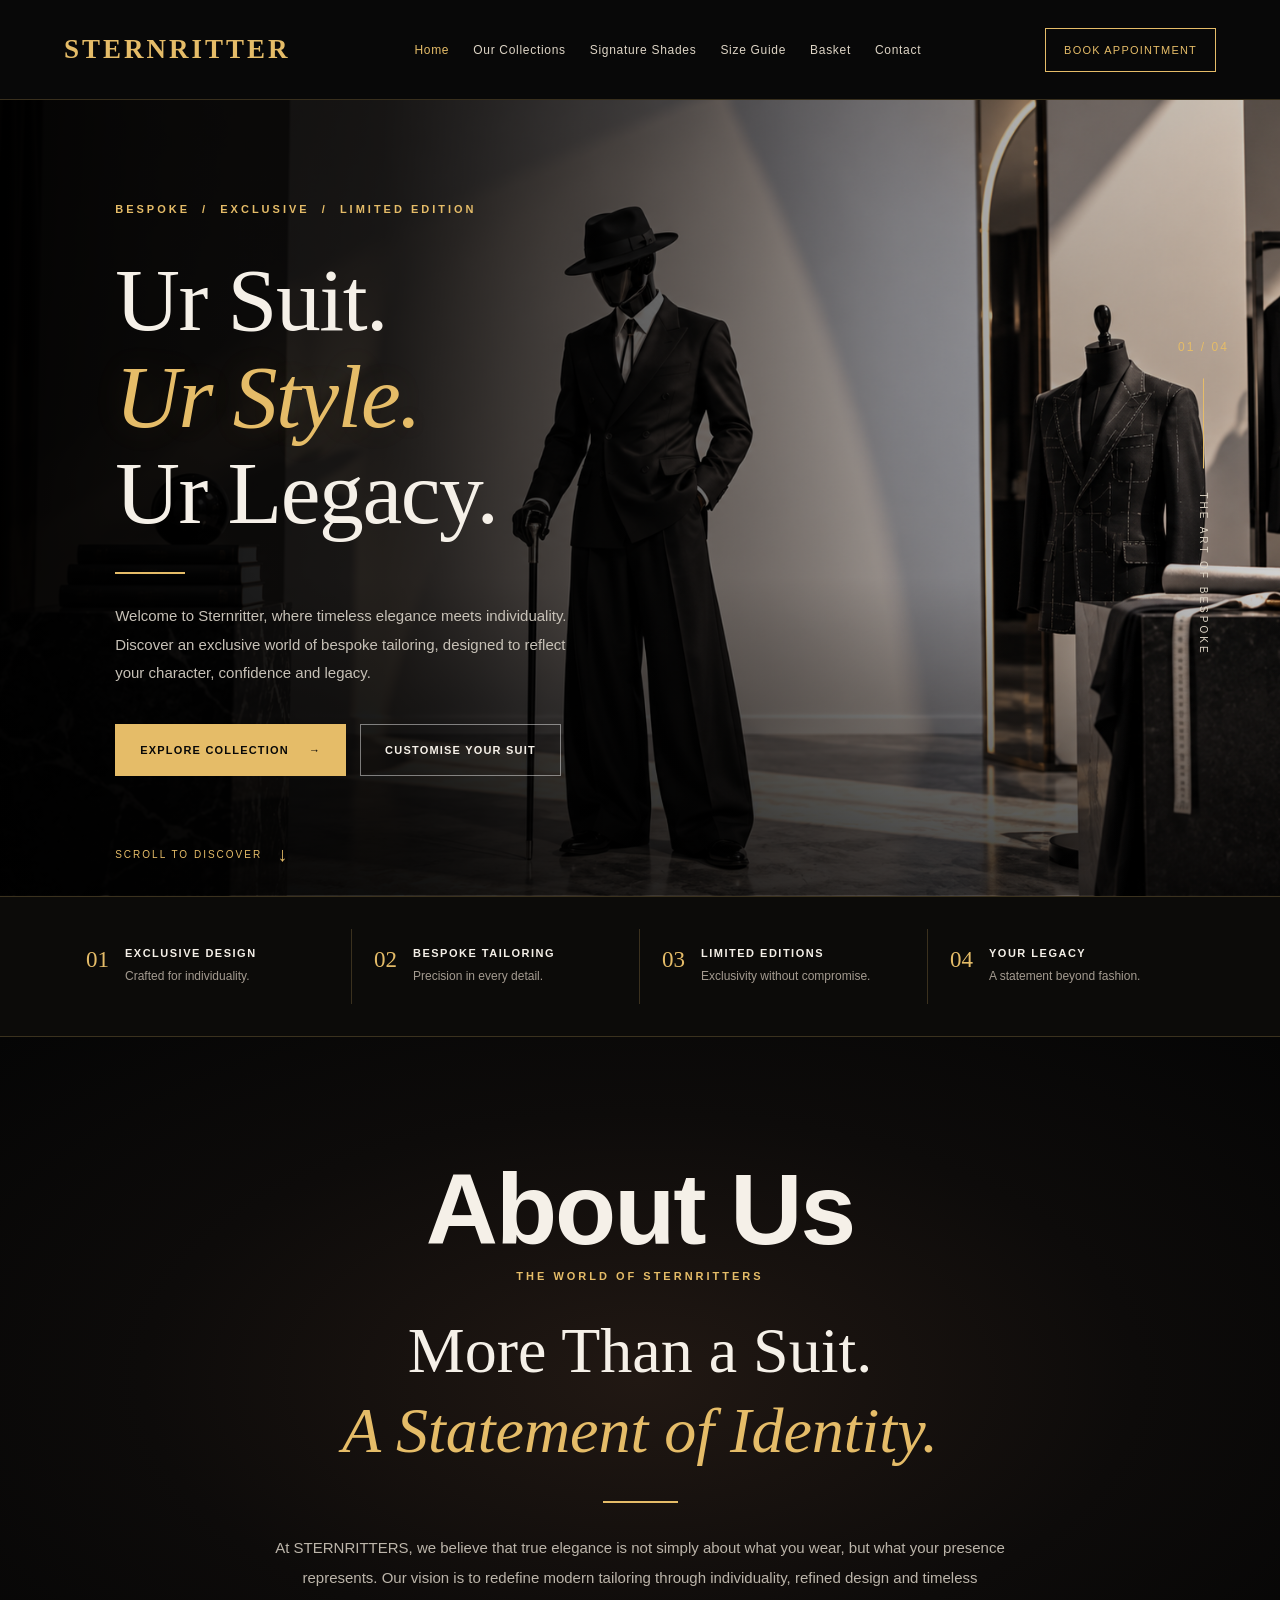
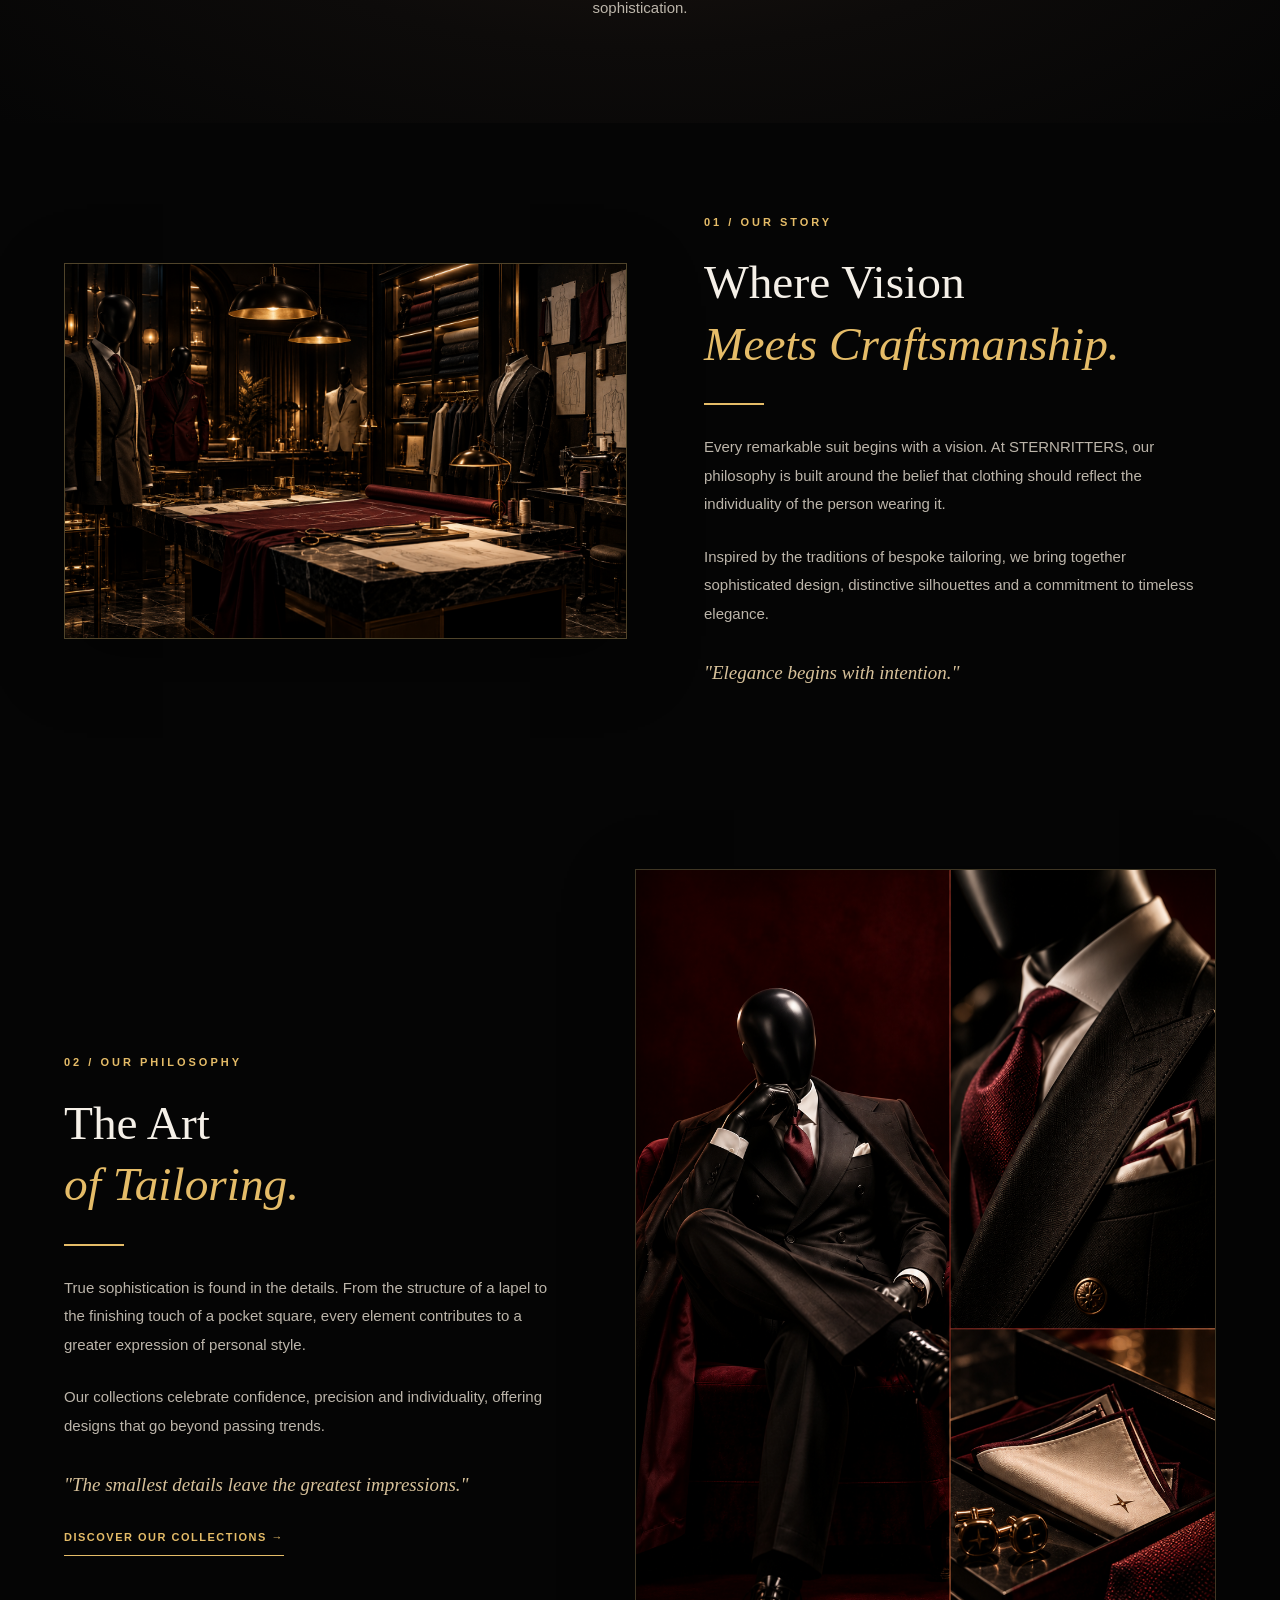
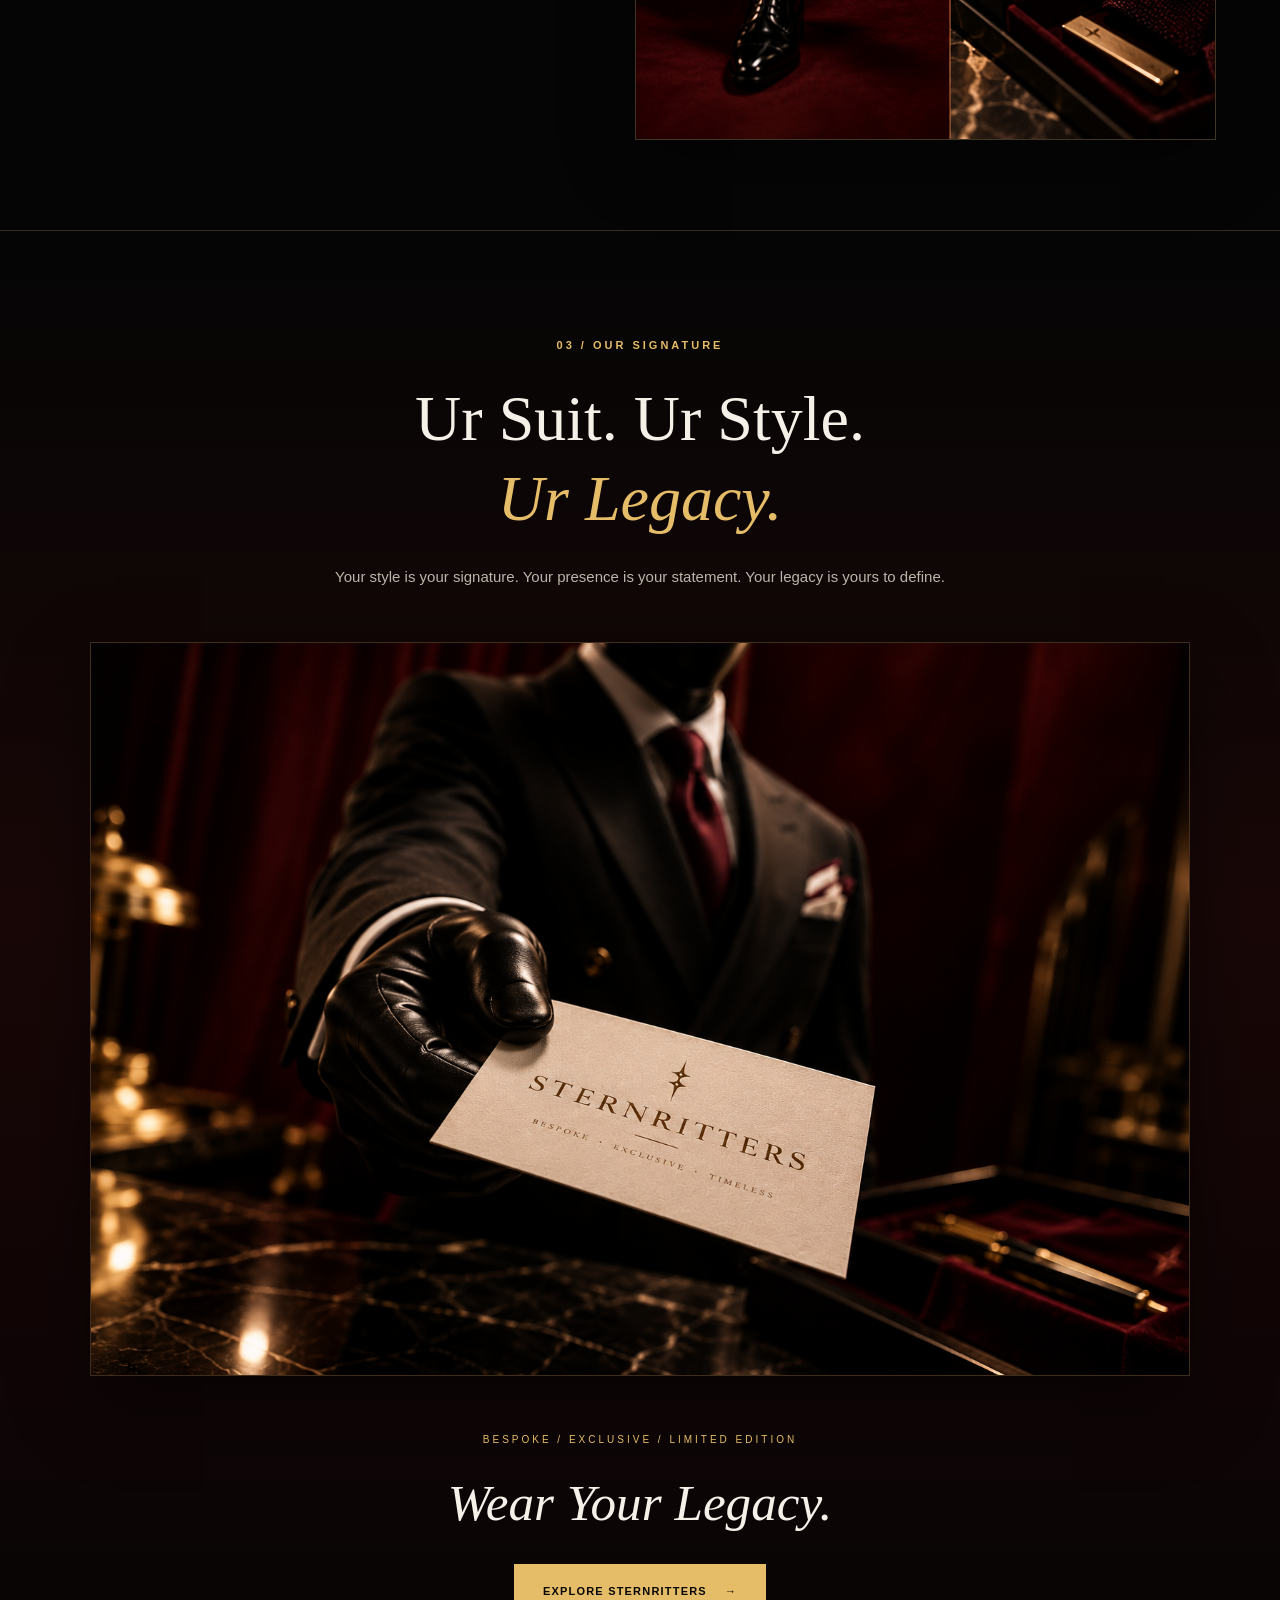
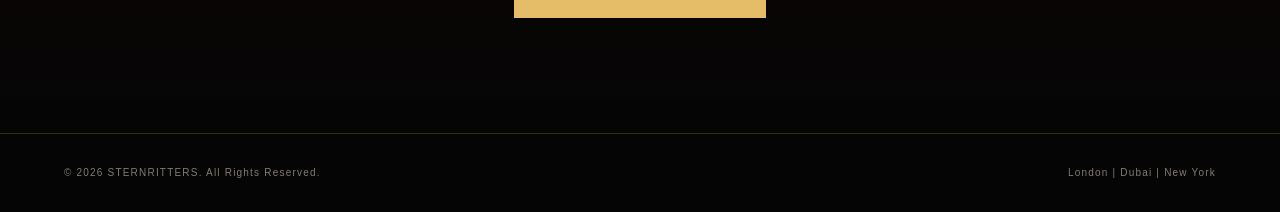
<file: index.html>
<!DOCTYPE html>
<html lang="en">
<head>
  <meta charset="UTF-8">
  <meta name="viewport" content="width=device-width, initial-scale=1.0">
  <title>STERNRITTER | Home</title>
  <link rel="stylesheet" href="style1.css">
</head>

<body class="home-page">

  <!-- HEADER -->
  <header class="site-header">

    <a href="index.html" class="logo">STERNRITTER</a>

    <nav class="main-nav" aria-label="Main navigation">
      <a href="index.html" class="active">Home</a>
      <a href="Suits_Collection.html">Our Collections</a>
      <a href="Colours.html">Signature Shades</a>
      <a href="Size_Ur_Suit.html">Size Guide</a>
      <a href="Basket.html">Basket</a>
      <a href="contact.html">Contact</a>
    </nav>

    <div class="header-actions">
      <a href="Contact.html" class="appointment-btn">
        BOOK APPOINTMENT
      </a>

    
    </div>

  </header>

  <main>

    <!-- ORIGINAL HERO -->
    <section class="hero">

      <div class="hero-content">

        <p class="hero-subtext">
          BESPOKE &nbsp;/&nbsp; EXCLUSIVE &nbsp;/&nbsp; LIMITED EDITION
        </p>

        <h1>
          Ur Suit.<br>
          <span>Ur Style.</span><br>
          Ur Legacy.
        </h1>

        <div class="gold-line"></div>

        <p class="hero-description">
          Welcome to Sternritter, where timeless elegance
          meets individuality. Discover an exclusive world
          of bespoke tailoring, designed to reflect your
          character, confidence and legacy.
        </p>

        <div class="hero-buttons">

          <a href="Suits_Collection.html" class="btn-primary">
            EXPLORE COLLECTION
            <span>&#8594;</span>
          </a>

          <a href="Colours.html" class="btn-secondary">
            CUSTOMISE YOUR SUIT
          </a>

        </div>

      </div>

      <div class="hero-side">
        <span>01 / 04</span>
        <div class="vertical-line"></div>
        <p>THE ART OF BESPOKE</p>
      </div>

      <div class="hero-bottom">
        <span>SCROLL TO DISCOVER</span>
        <span>&#8595;</span>
      </div>

    </section>


    <!-- ORIGINAL FEATURES -->
    <section class="features">

      <div class="feature">
        <h3>01</h3>
        <div>
          <h2>EXCLUSIVE DESIGN</h2>
          <p>Crafted for individuality.</p>
        </div>
      </div>

      <div class="feature">
        <h3>02</h3>
        <div>
          <h2>BESPOKE TAILORING</h2>
          <p>Precision in every detail.</p>
        </div>
      </div>

      <div class="feature">
        <h3>03</h3>
        <div>
          <h2>LIMITED EDITIONS</h2>
          <p>Exclusivity without compromise.</p>
        </div>
      </div>

      <div class="feature">
        <h3>04</h3>
        <div>
          <h2>YOUR LEGACY</h2>
          <p>A statement beyond fashion.</p>
        </div>
      </div>

    </section>


    <!-- ABOUT US INTRODUCTION -->
    <section class="about-intro" id="about">

      <p class="about-eyebrow1">About Us</p>
      <p class="about-eyebrow">THE WORLD OF STERNRITTERS</p>

      <h2>
        More Than a Suit.<br>
        <span>A Statement of Identity.</span>
      </h2>

      <div class="about-gold-line"></div>

      <p>
        At STERNRITTERS, we believe that true elegance
        is not simply about what you wear, but what
        your presence represents.

        Our vision is to redefine modern tailoring
        through individuality, refined design and
        timeless sophistication.
      </p>

    </section>


    <!-- SECTION 1: WORKSHOP -->
    <section class="about-section">

      <div class="about-image about-image-wide">
        <img
          src="images/Workshop.png"
          alt="STERNRITTERS luxury tailoring atelier"
          loading="lazy">
      </div>

      <div class="about-content">

        <p class="about-eyebrow">01 / OUR STORY</p>

        <h2>
          Where Vision<br>
          <span>Meets Craftsmanship.</span>
        </h2>

        <div class="about-small-line"></div>

        <p>
          Every remarkable suit begins with a vision.
          At STERNRITTERS, our philosophy is built
          around the belief that clothing should
          reflect the individuality of the person
          wearing it.
        </p>

        <p>
          Inspired by the traditions of bespoke
          tailoring, we bring together sophisticated
          design, distinctive silhouettes and a
          commitment to timeless elegance.
        </p>

        <p class="about-quote">
          "Elegance begins with intention."
        </p>

      </div>

    </section>


    <!-- SECTION 2: ART OF TAILORING -->
    <section class="about-section about-reverse">

      <div class="about-image about-image-portrait">
        <img
          src="images/The Art of Tailoring.png"
          alt="STERNRITTERS suit and luxury tailoring accessories"
          loading="lazy">
      </div>

      <div class="about-content">

        <p class="about-eyebrow">02 / OUR PHILOSOPHY</p>

        <h2>
          The Art<br>
          <span>of Tailoring.</span>
        </h2>

        <div class="about-small-line"></div>

        <p>
          True sophistication is found in the
          details. From the structure of a lapel
          to the finishing touch of a pocket square,
          every element contributes to a greater
          expression of personal style.
        </p>

        <p>
          Our collections celebrate confidence,
          precision and individuality, offering
          designs that go beyond passing trends.
        </p>

        <p class="about-quote">
          "The smallest details leave the
          greatest impressions."
        </p>

        <a href="Suits_Collection.html" class="about-link">
          DISCOVER OUR COLLECTIONS &#8594;
        </a>

      </div>

    </section>


    <!-- SECTION 3: CARD PRESENTATION -->
    <section class="signature-section">

      <div class="signature-heading">

        <p class="about-eyebrow">03 / OUR SIGNATURE</p>

        <h2>
          Ur Suit. Ur Style.<br>
          <span>Ur Legacy.</span>
        </h2>

        <p>
          Your style is your signature.
          Your presence is your statement.
          Your legacy is yours to define.
        </p>

      </div>

      <div class="signature-image">
        <img
          src="images/Card Presentation.png"
          alt="STERNRITTERS signature card presented by a gloved hand"
          loading="lazy">
      </div>

      <div class="signature-ending">

        <p class="signature-small">
          BESPOKE / EXCLUSIVE / LIMITED EDITION
        </p>

        <h3>Wear Your Legacy.</h3>

        <a href="Suits_Collection.html" class="signature-button">
          EXPLORE STERNRITTERS
          <span>&#8594;</span>
        </a>

      </div>

    </section>

  </main>


  <!-- Footer -->
  <footer class="site-footer">
    <p>© 2026 STERNRITTERS. All Rights Reserved.</p>
    <p>London | Dubai | New York</p>
  </footer>

</body>
</html>

</body>
</html>
</file>
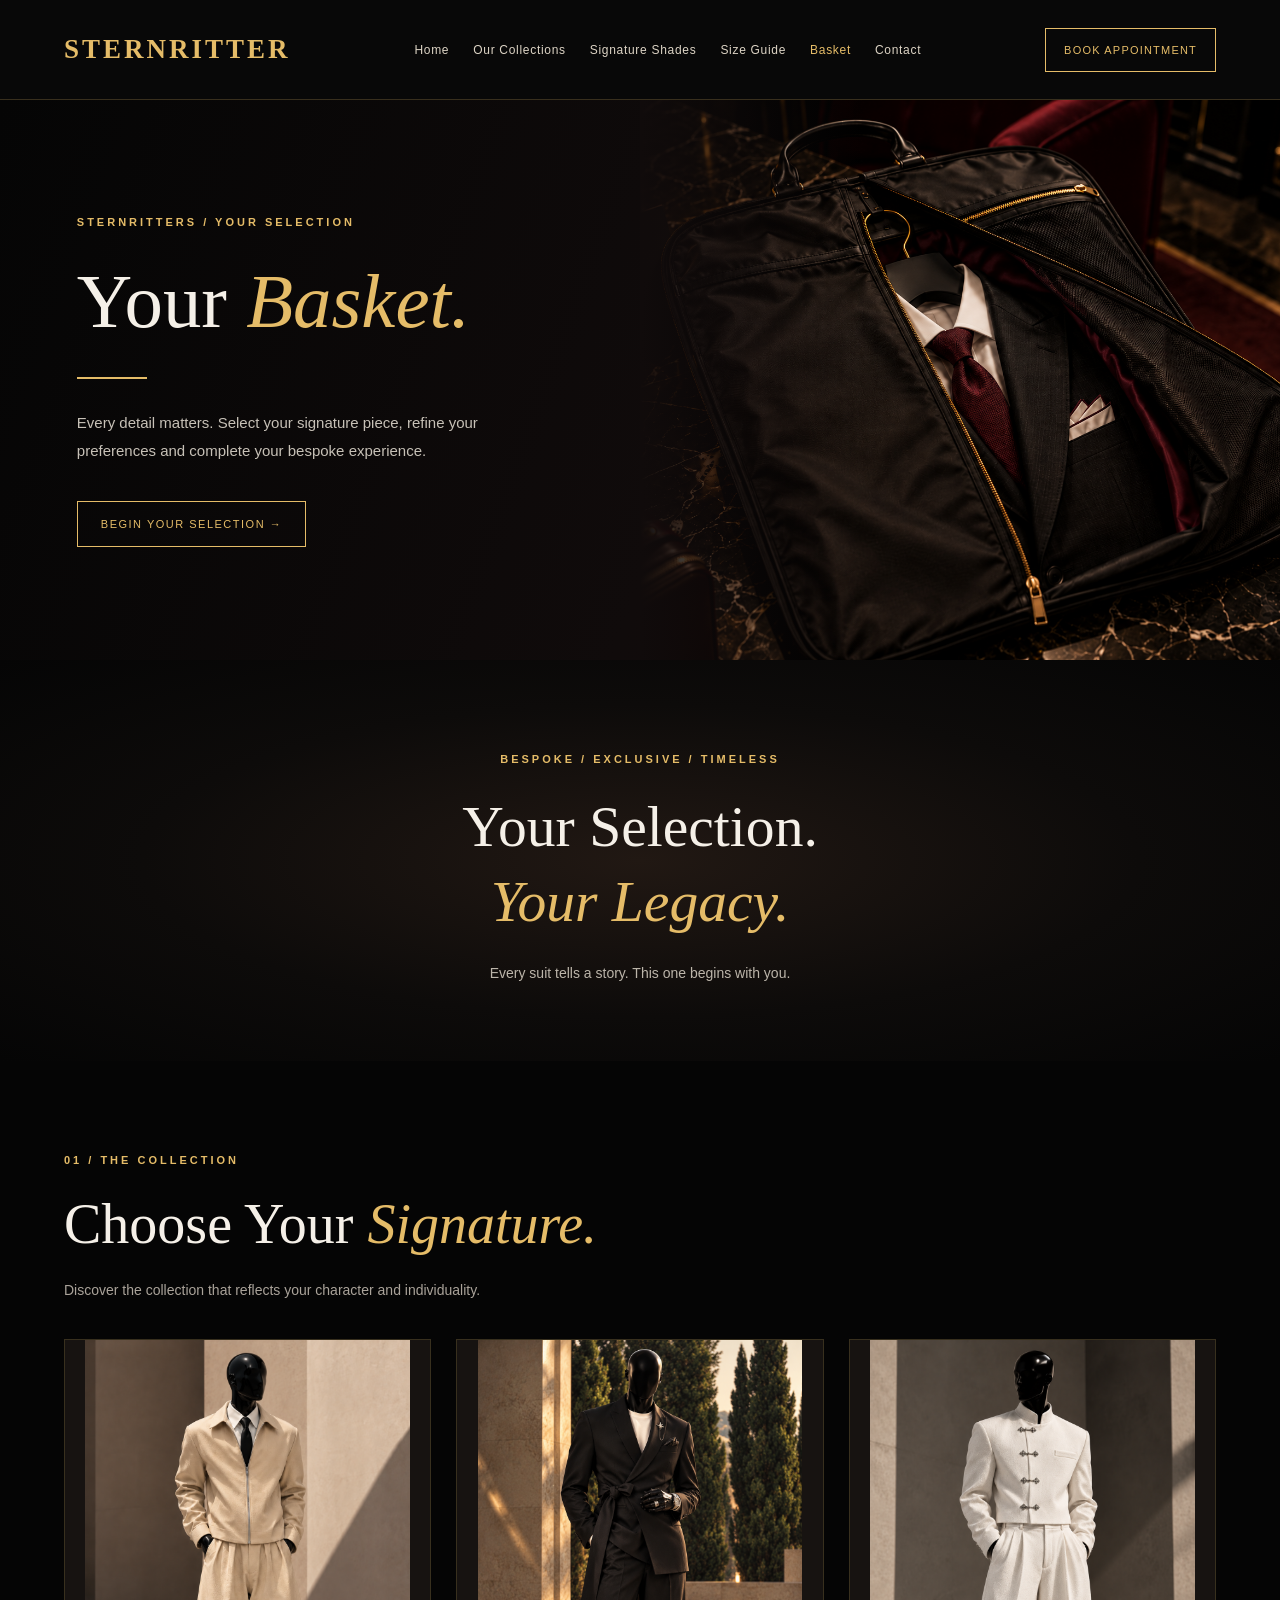
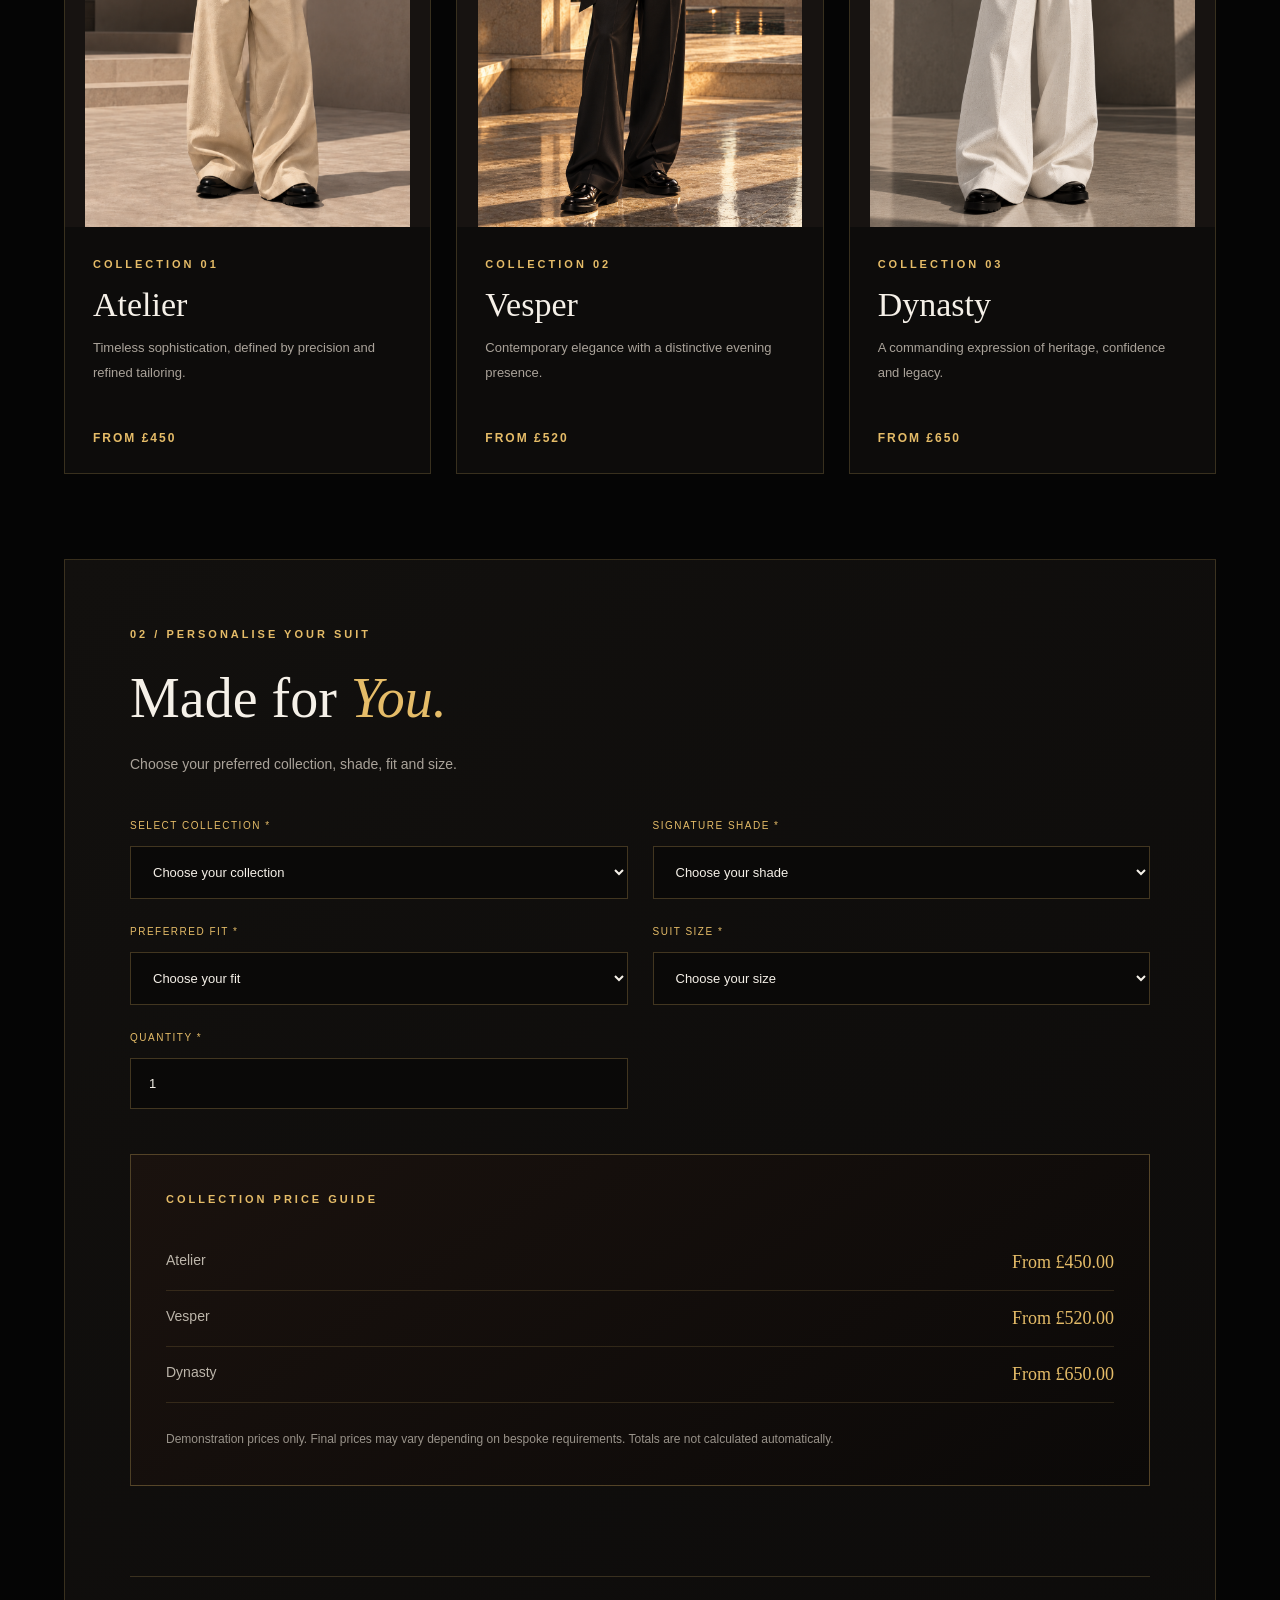
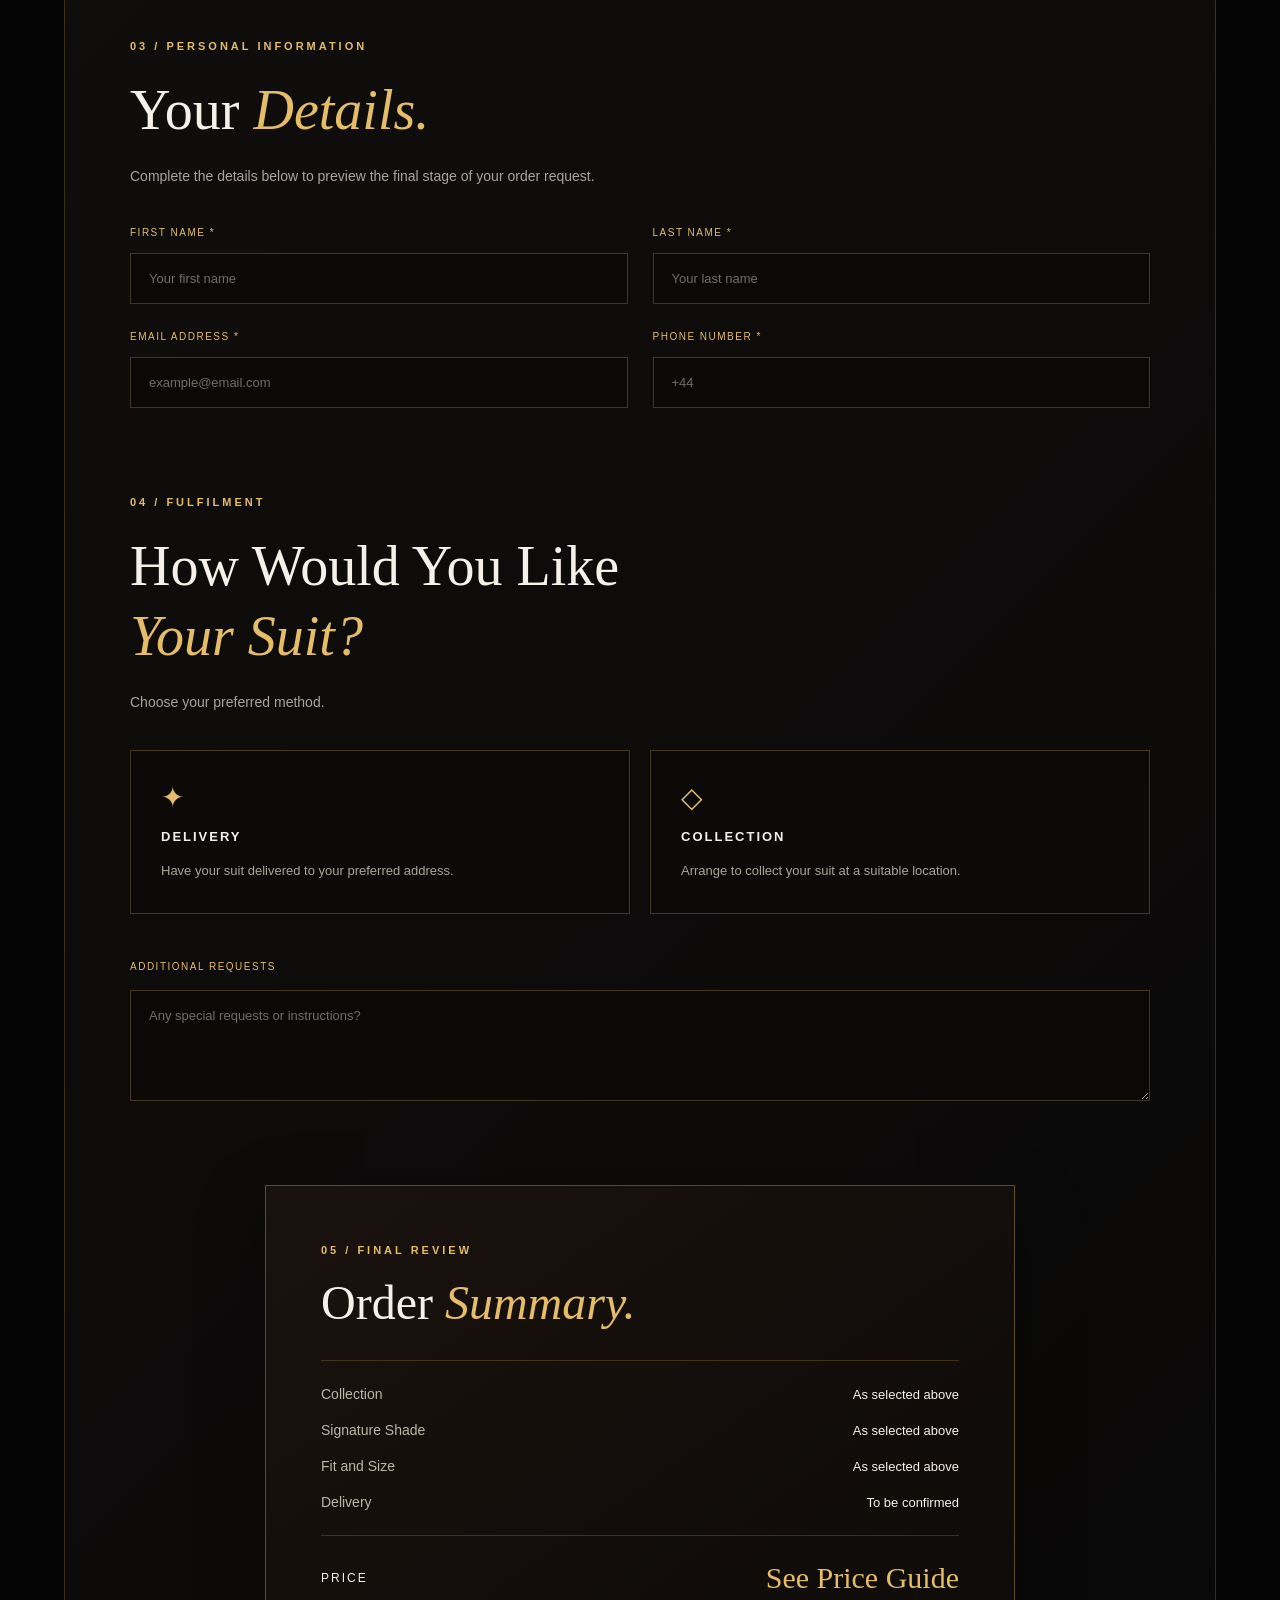
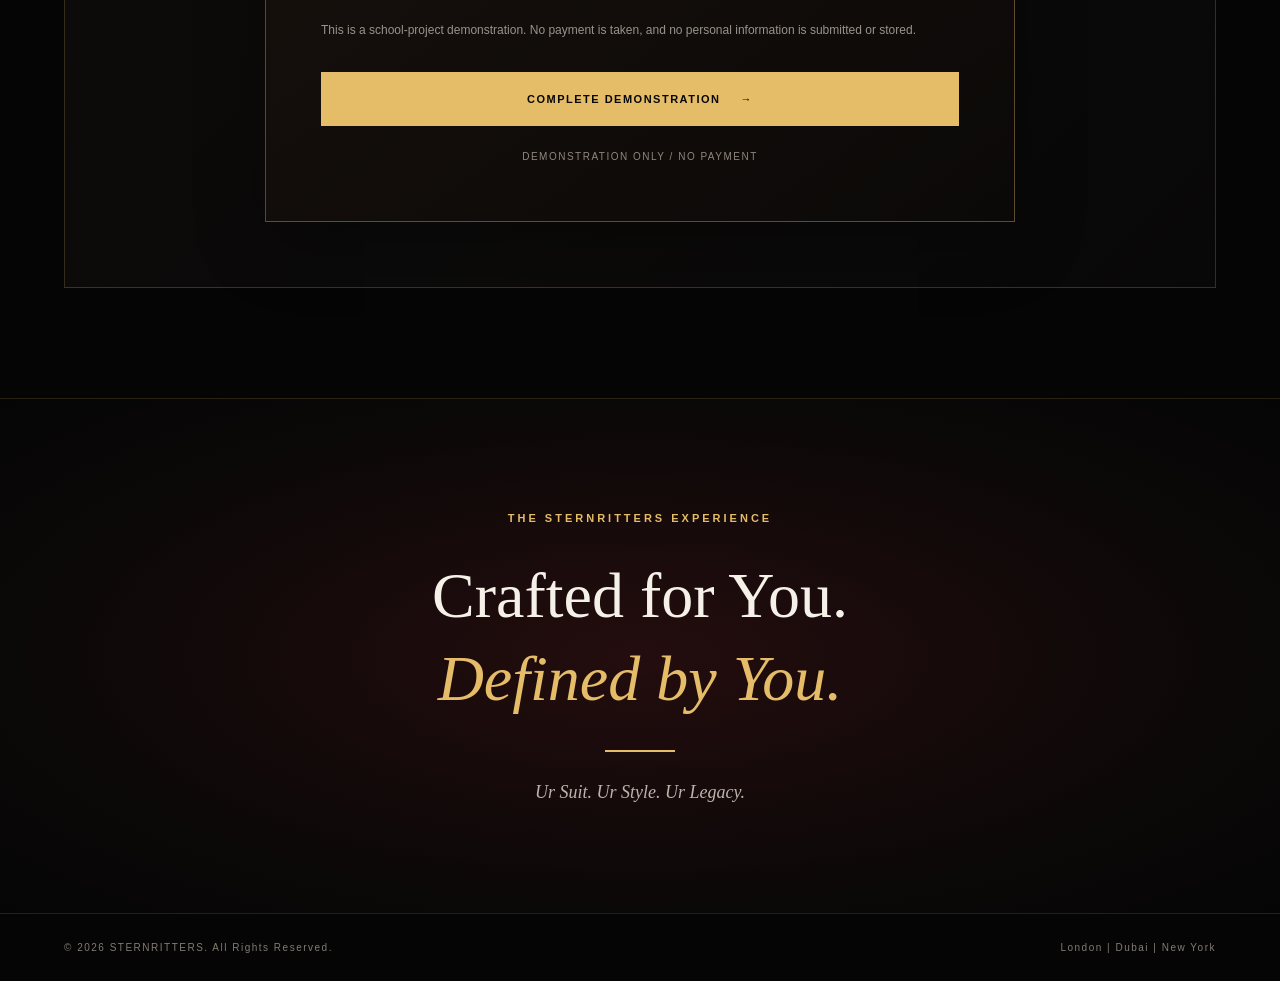
<file: Basket.html>
<!DOCTYPE html>
<html lang="en">

<head>
  <meta charset="UTF-8">
  <meta name="viewport" content="width=device-width, initial-scale=1.0">

  <title>STERNRITTER | Your Basket</title>

  <link rel="stylesheet" href="style5.css">
</head>

<body class="basket-page">

  <!-- HEADER -->

  <header class="site-header">

    <a href="index.html" class="logo">STERNRITTER</a>

    <nav class="main-nav" aria-label="Main navigation">
      <a href="index.html">Home</a>
      <a href="Suits_Collection.html">Our Collections</a>
      <a href="Colours.html">Signature Shades</a>
      <a href="Size_Ur_Suit.html">Size Guide</a>
      <a href="Basket.html" class="active">Basket</a>
      <a href="contact.html">Contact</a>
    </nav>

    <div class="header-actions">

      <a href="Contact.html" class="appointment-btn">
        BOOK APPOINTMENT
      </a>

      

    </div>

  </header>


  <main>

    <!-- HERO -->

    <section class="basket-hero">

      <div class="basket-hero-content">

        <p class="basket-eyebrow">
          STERNRITTERS / YOUR SELECTION
        </p>

        <h1>Your <span>Basket.</span></h1>

        <div class="basket-gold-line"></div>

        <p class="basket-hero-description">
          Every detail matters. Select your signature
          piece, refine your preferences and complete
          your bespoke experience.
        </p>

        <a href="#selection" class="hero-cta">
          BEGIN YOUR SELECTION &#8594;
        </a>

      </div>

      <div class="basket-hero-image">

        <img
          src="images/The Garment.png"
          alt="STERNRITTERS luxury garment bag">

      </div>

    </section>


    <!-- INTRODUCTION -->

    <section class="basket-intro">

      <p class="basket-eyebrow">
        BESPOKE / EXCLUSIVE / TIMELESS
      </p>

      <h2>
        Your Selection.<br>
        <span>Your Legacy.</span>
      </h2>

      <p>
        Every suit tells a story. This one begins with you.
      </p>

    </section>


    <!-- CSS-ONLY SELECTION AND CONFIRMATION -->

    <div class="basket-container" id="selection">

      <input
        type="radio"
        name="basket-step"
        id="step-selection"
        class="step-control"
        checked>

      <input
        type="radio"
        name="basket-step"
        id="step-confirmation"
        class="step-control">


      <div class="basket-workflow">

        <!-- STEP 1: COLLECTION SELECTION -->

        <section class="collection-section">

          <p class="basket-eyebrow">
            01 / THE COLLECTION
          </p>

          <h2 class="section-title">
            Choose Your <span>Signature.</span>
          </h2>

          <p class="section-description">
            Discover the collection that reflects
            your character and individuality.
          </p>

          <div class="collection-grid">

            <!-- ATELIER -->

            <div class="collection-card">

              <div class="collection-image">
                <img
                  src="images/Atelier.png"
                  alt="The Atelier Suit"
                  loading="lazy">
              </div>

              <div class="collection-card-content">

                <p class="basket-eyebrow">
                  COLLECTION 01
                </p>

                <h3>Atelier</h3>

                <p>
                  Timeless sophistication, defined
                  by precision and refined tailoring.
                </p>

                <span class="collection-price">
                  FROM £450
                </span>

              </div>

            </div>


            <!-- VESPER -->

            <div class="collection-card">

              <div class="collection-image">
                <img
                  src="images/Vesper.png"
                  alt="The Vesper Suit"
                  loading="lazy">
              </div>

              <div class="collection-card-content">

                <p class="basket-eyebrow">
                  COLLECTION 02
                </p>

                <h3>Vesper</h3>

                <p>
                  Contemporary elegance with
                  a distinctive evening presence.
                </p>

                <span class="collection-price">
                  FROM £520
                </span>

              </div>

            </div>


            <!-- DYNASTY -->

            <div class="collection-card">

              <div class="collection-image">
                <img
                  src="images/Dynasty.png"
                  alt="The Dynasty Suit"
                  loading="lazy">
              </div>

              <div class="collection-card-content">

                <p class="basket-eyebrow">
                  COLLECTION 03
                </p>

                <h3>Dynasty</h3>

                <p>
                  A commanding expression of
                  heritage, confidence and legacy.
                </p>

                <span class="collection-price">
                  FROM £650
                </span>

              </div>

            </div>

          </div>

        </section>


        <!-- STEP 2: CUSTOMISATION -->

        <section class="customisation-section">

          <p class="basket-eyebrow">
            02 / PERSONALISE YOUR SUIT
          </p>

          <h2 class="section-title">
            Made for <span>You.</span>
          </h2>

          <p class="section-description">
            Choose your preferred collection,
            shade, fit and size.
          </p>

          <!--
            This form is for a school-project
            demonstration only.

            It does not submit or store data.
          -->

          <form class="basket-form" id="basket-form">

            <div class="form-grid">

              <div class="form-group">

                <label for="suit">
                  SELECT COLLECTION *
                </label>

                <select id="suit" name="suit" required>
                  <option value="" disabled selected>
                    Choose your collection
                  </option>
                  <option value="Atelier">
                    Atelier - From £450
                  </option>
                  <option value="Vesper">
                    Vesper - From £520
                  </option>
                  <option value="Dynasty">
                    Dynasty - From £650
                  </option>
                </select>

              </div>


              <div class="form-group">

                <label for="shade">
                  SIGNATURE SHADE *
                </label>

                <select id="shade" name="shade" required>
                  <option value="" disabled selected>
                    Choose your shade
                  </option>
                  <option>Midnight Black</option>
                  <option>Royal Ivory</option>
                  <option>Imperial Burgundy</option>
                  <option>Emerald Green</option>
                  <option>Royal Navy</option>
                </select>

              </div>


              <div class="form-group">

                <label for="fit">
                  PREFERRED FIT *
                </label>

                <select id="fit" name="fit" required>
                  <option value="" disabled selected>
                    Choose your fit
                  </option>
                  <option>Slim Fit</option>
                  <option>Tailored Fit</option>
                  <option>Relaxed Fit</option>
                </select>

              </div>


              <div class="form-group">

                <label for="size">
                  SUIT SIZE *
                </label>

                <select id="size" name="size" required>
                  <option value="" disabled selected>
                    Choose your size
                  </option>
                  <option>XS</option>
                  <option>S</option>
                  <option>M</option>
                  <option>L</option>
                  <option>XL</option>
                  <option>XXL</option>
                  <option>Bespoke Measurements</option>
                </select>

              </div>


              <div class="form-group">

                <label for="quantity">
                  QUANTITY *
                </label>

                <input
                  type="number"
                  id="quantity"
                  name="quantity"
                  min="1"
                  max="10"
                  value="1"
                  required>

              </div>

            </div>


            <!-- PRICE REFERENCE -->

            <div class="price-reference">

              <p class="basket-eyebrow">
                COLLECTION PRICE GUIDE
              </p>

              <div class="price-row">
                <span>Atelier</span>
                <strong>From £450.00</strong>
              </div>

              <div class="price-row">
                <span>Vesper</span>
                <strong>From £520.00</strong>
              </div>

              <div class="price-row">
                <span>Dynasty</span>
                <strong>From £650.00</strong>
              </div>

              <p class="price-note">
                Demonstration prices only. Final prices
                may vary depending on bespoke requirements.
                Totals are not calculated automatically.
              </p>

            </div>


            <!-- STEP 3: CUSTOMER DETAILS -->

            <section class="details-section">

              <p class="basket-eyebrow">
                03 / PERSONAL INFORMATION
              </p>

              <h2 class="section-title">
                Your <span>Details.</span>
              </h2>

              <p class="section-description">
                Complete the details below to preview
                the final stage of your order request.
              </p>

              <div class="form-grid">

                <div class="form-group">

                  <label for="first-name">
                    FIRST NAME *
                  </label>

                  <input
                    type="text"
                    id="first-name"
                    name="first_name"
                    placeholder="Your first name"
                    autocomplete="given-name"
                    required>

                </div>


                <div class="form-group">

                  <label for="last-name">
                    LAST NAME *
                  </label>

                  <input
                    type="text"
                    id="last-name"
                    name="last_name"
                    placeholder="Your last name"
                    autocomplete="family-name"
                    required>

                </div>


                <div class="form-group">

                  <label for="email">
                    EMAIL ADDRESS *
                  </label>

                  <input
                    type="email"
                    id="email"
                    name="email"
                    placeholder="example@email.com"
                    autocomplete="email"
                    required>

                </div>


                <div class="form-group">

                  <label for="phone">
                    PHONE NUMBER *
                  </label>

                  <input
                    type="tel"
                    id="phone"
                    name="phone"
                    placeholder="+44"
                    autocomplete="tel"
                    required>

                </div>

              </div>


              <!-- STEP 4: DELIVERY OR COLLECTION -->

              <div class="delivery-section">

                <p class="basket-eyebrow">
                  04 / FULFILMENT
                </p>

                <h2 class="section-title">
                  How Would You Like<br>
                  <span>Your Suit?</span>
                </h2>

                <p class="section-description">
                  Choose your preferred method.
                </p>


                <div class="fulfilment-options">

                  <input
                    type="radio"
                    name="fulfilment"
                    id="delivery"
                    value="delivery"
                    class="fulfilment-radio"
                    required>

                  <label for="delivery"
                         class="fulfilment-card">

                    <span class="fulfilment-icon">
                      &#10022;
                    </span>

                    <strong>DELIVERY</strong>

                    <span>
                      Have your suit delivered
                      to your preferred address.
                    </span>

                  </label>


                  <input
                    type="radio"
                    name="fulfilment"
                    id="collection"
                    value="collection"
                    class="fulfilment-radio">

                  <label for="collection"
                         class="fulfilment-card">

                    <span class="fulfilment-icon">
                      &#9671;
                    </span>

                    <strong>COLLECTION</strong>

                    <span>
                      Arrange to collect your suit
                      at a suitable location.
                    </span>

                  </label>


                  <!-- DELIVERY ADDRESS -->

                  <div class="delivery-address">

                    <h3>Delivery Address</h3>

                    <div class="form-grid">

                      <div class="form-group full-width">

                        <label for="address">
                          STREET ADDRESS
                        </label>

                        <input
                          type="text"
                          id="address"
                          name="address"
                          placeholder="House number and street">

                      </div>


                      <div class="form-group">

                        <label for="city">CITY</label>

                        <input
                          type="text"
                          id="city"
                          name="city"
                          placeholder="Your city">

                      </div>


                      <div class="form-group">

                        <label for="postcode">
                          POSTCODE
                        </label>

                        <input
                          type="text"
                          id="postcode"
                          name="postcode"
                          placeholder="Postcode">

                      </div>


                      <div class="form-group full-width">

                        <label for="country">
                          COUNTRY
                        </label>

                        <input
                          type="text"
                          id="country"
                          name="country"
                          placeholder="Your country">

                      </div>

                    </div>

                  </div>


                  <!-- COLLECTION INFORMATION -->

                  <div class="collection-information">

                    <h3>Personal Collection</h3>

                    <p>
                      In a real order, our team would
                      arrange a suitable collection
                      location and time.
                    </p>

                  </div>

                </div>

              </div>


              <!-- NOTES -->

              <div class="order-notes">

                <label for="notes">
                  ADDITIONAL REQUESTS
                </label>

                <textarea
                  id="notes"
                  name="notes"
                  rows="5"
                  placeholder="Any special requests or instructions?"></textarea>

              </div>

            </section>


            <!-- FINAL REVIEW -->

            <section class="order-summary">

              <p class="basket-eyebrow">
                05 / FINAL REVIEW
              </p>

              <h2>
                Order <span>Summary.</span>
              </h2>

              <div class="summary-divider"></div>

              <div class="summary-row">
                <span>Collection</span>
                <strong>As selected above</strong>
              </div>

              <div class="summary-row">
                <span>Signature Shade</span>
                <strong>As selected above</strong>
              </div>

              <div class="summary-row">
                <span>Fit and Size</span>
                <strong>As selected above</strong>
              </div>

              <div class="summary-row">
                <span>Delivery</span>
                <strong>To be confirmed</strong>
              </div>

              <div class="summary-divider"></div>

              <div class="summary-total">
                <span>PRICE</span>
                <strong>See Price Guide</strong>
              </div>

              <p class="summary-note">
                This is a school-project demonstration.
                No payment is taken, and no personal
                information is submitted or stored.
              </p>

              <!--
                HTML/CSS-only confirmation.

                The button below does not submit
                the form. It opens the demonstration
                confirmation section instead.
              -->

              <label
                for="step-confirmation"
                class="checkout-button"
                tabindex="0">

                COMPLETE DEMONSTRATION

                <span>&#8594;</span>

              </label>

              <p class="checkout-security">
                DEMONSTRATION ONLY / NO PAYMENT
              </p>

            </section>

          </form>

        </section>

      </div>


      <!-- CONFIRMATION SECTION -->

      <section class="basket-confirmation">

        <div class="confirmation-icon">
          &#10003;
        </div>

        <p class="basket-eyebrow">
          STERNRITTERS / FINAL STAGE
        </p>

        <h2>
          Your Selection.<br>
          <span>Your Legacy.</span>
        </h2>

        <div class="basket-gold-line"></div>

        <p class="confirmation-description">
          You have reached the final stage of the
          STERNRITTERS ordering demonstration.
          In a live website, your request would
          now be processed by our team.
        </p>

        <p class="confirmation-notice">
          This is a demonstration confirmation.
          No order has been placed, no payment
          has been taken, and no details have
          been sent or saved.
        </p>

        <label for="step-selection"
               class="basket-primary-btn">
          RETURN TO SELECTION &#8594;
        </label>

      </section>

    </div>


    <!-- CLOSING -->

    <section class="basket-closing">

      <p class="basket-eyebrow">
        THE STERNRITTERS EXPERIENCE
      </p>

      <h2>
        Crafted for You.<br>
        <span>Defined by You.</span>
      </h2>

      <div class="basket-gold-line"></div>

      <p>
        Ur Suit. Ur Style. Ur Legacy.
      </p>

    </section>

  </main>


  <!-- Footer -->
  <footer class="site-footer">
    <p>© 2026 STERNRITTERS. All Rights Reserved.</p>
    <p>London | Dubai | New York</p>
  </footer>

</body>
</html>
</body>
</html>
</file>
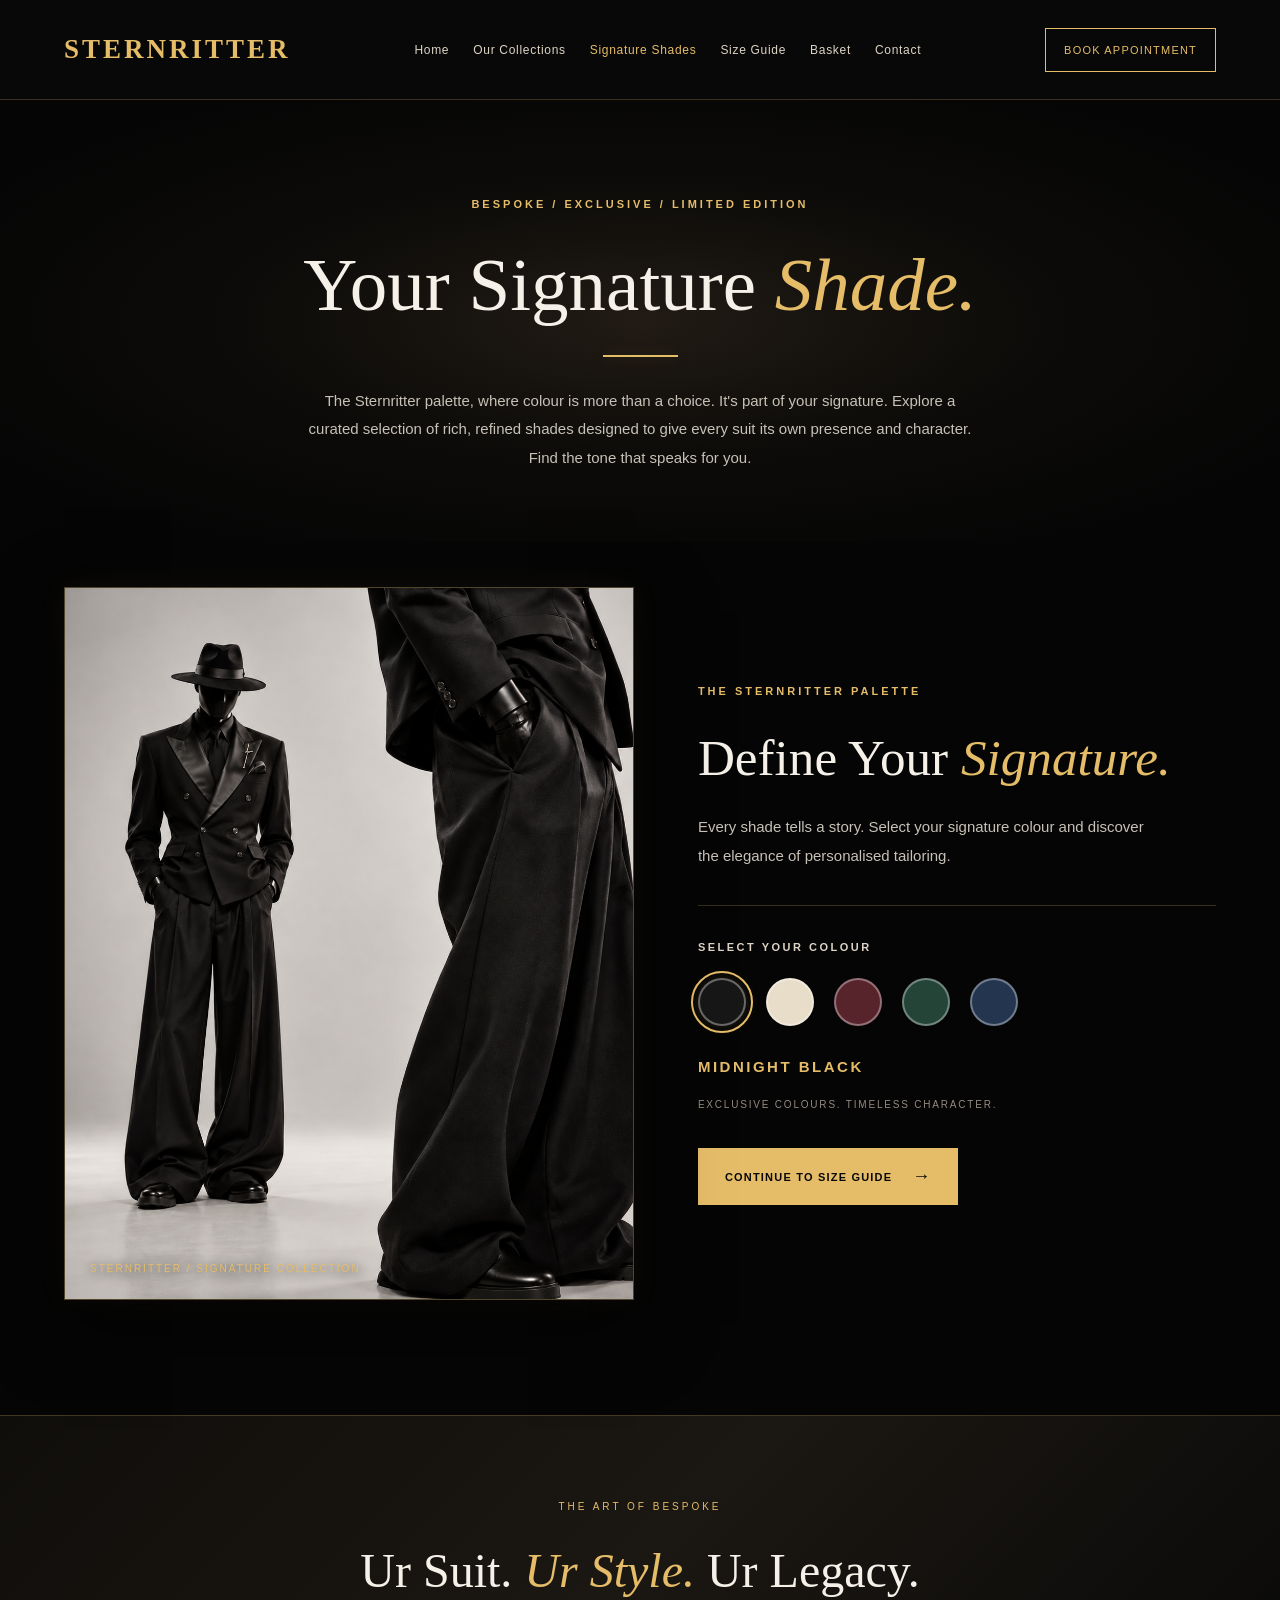
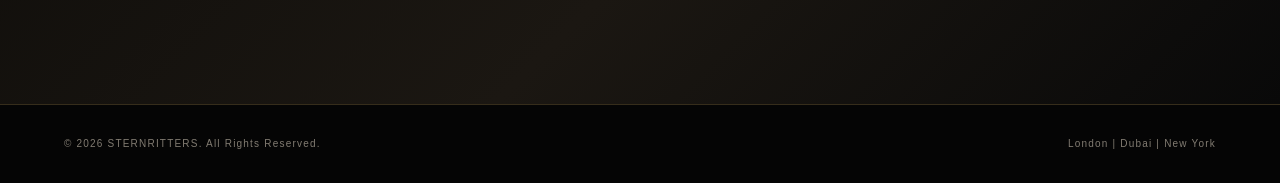
<file: Colours.html>
<!DOCTYPE html>
<html lang="en">

<head>
  <meta charset="UTF-8">
  <meta name="viewport" content="width=device-width, initial-scale=1.0">
  <title>STERNRITTER | Signature Shades</title>
  <link rel="stylesheet" href="style3.css">
</head>

<body>

  <!-- HEADER: SAME AS HOMEPAGE -->

  <header class="site-header">

    <a href="index.html" class="logo">STERNRITTER</a>

    <nav class="main-nav">
      <a href="index.html">Home</a>
      <a href="Suits_Collection.html">Our Collections</a>
      <a href="Colours.html" class="active">Signature Shades</a>
      <a href="Size_Ur_Suit.html">Size Guide</a>
      <a href="Basket.html">Basket</a>
      <a href="contact.html">Contact</a>
    </nav>

    <div class="header-actions">
      <a href="contact.html" class="appointment-btn">
        BOOK APPOINTMENT
      </a>
      
    </div>

  </header>


  <main>

    <!-- PAGE INTRODUCTION -->

    <section class="colours-intro">

      <p class="section-subtitle">
        BESPOKE / EXCLUSIVE / LIMITED EDITION
      </p>

      <h1>
        Your Signature <span>Shade.</span>
      </h1>

      <div class="gold-line"></div>

      <p class="intro-description">
        The Sternritter palette, where colour is more than
        a choice. It's part of your signature. Explore a
        curated selection of rich, refined shades designed
        to give every suit its own presence and character.
        Find the tone that speaks for you.
      </p>

    </section>


    <!-- INTERACTIVE SUIT CUSTOMISER -->

    <section class="customiser">

      <!-- COLOUR RADIO BUTTONS -->

      <input type="radio" name="suit-colour"
             id="black" checked>

      <input type="radio" name="suit-colour"
             id="ivory">

      <input type="radio" name="suit-colour"
             id="burgundy">

      <input type="radio" name="suit-colour"
             id="green">

      <input type="radio" name="suit-colour"
             id="navy">


      <!-- SUIT IMAGE PREVIEW -->

      <div class="suit-preview">

        <img src="images/midnight_black.png"
             class="suit-image black-image"
             alt="Midnight Black Sternritter Suit">

        <img src="images/Royal_Ivory.png"
             class="suit-image ivory-image"
             alt="Royal Ivory Sternritter Suit">

        <img src="images/Imperial_Burgundy.png"
             class="suit-image burgundy-image"
             alt="Imperial Burgundy Sternritter Suit">

        <img src="images/Emerald_Green.png"
             class="suit-image green-image"
             alt="Emerald Green Sternritter Suit">

        <img src="images/Royal_Navy.png"
             class="suit-image navy-image"
             alt="Royal Navy Sternritter Suit">

        <div class="preview-label">
          STERNRITTER / SIGNATURE COLLECTION
        </div>

      </div>


      <!-- COLOUR SELECTION PANEL -->

      <div class="colour-panel">

        <p class="section-subtitle">
          THE STERNRITTER PALETTE
        </p>

        <h2>
          Define Your <span>Signature.</span>
        </h2>

        <p class="panel-description">
          Every shade tells a story. Select your
          signature colour and discover the elegance
          of personalised tailoring.
        </p>

        <div class="divider"></div>

        <p class="selection-heading">
          SELECT YOUR COLOUR
        </p>


        <!-- CLICKABLE COLOUR SWATCHES -->

        <div class="swatches">

          <label for="black" class="swatch black"
                 title="Midnight Black">
            <span class="sr-only">Midnight Black</span>
          </label>

          <label for="ivory" class="swatch ivory"
                 title="Royal Ivory">
            <span class="sr-only">Royal Ivory</span>
          </label>

          <label for="burgundy" class="swatch burgundy"
                 title="Imperial Burgundy">
            <span class="sr-only">Imperial Burgundy</span>
          </label>

          <label for="green" class="swatch green"
                 title="Emerald Green">
            <span class="sr-only">Emerald Green</span>
          </label>

          <label for="navy" class="swatch navy"
                 title="Royal Navy">
            <span class="sr-only">Royal Navy</span>
          </label>

        </div>


        <!-- SELECTED COLOUR NAME -->

        <div class="selected-colour">

          <p class="colour-name black-name">
            MIDNIGHT BLACK
          </p>

          <p class="colour-name ivory-name">
            ROYAL IVORY
          </p>

          <p class="colour-name burgundy-name">
            IMPERIAL BURGUNDY
          </p>

          <p class="colour-name green-name">
            EMERALD GREEN
          </p>

          <p class="colour-name navy-name">
            ROYAL NAVY
          </p>

        </div>


        <p class="exclusive-note">
          EXCLUSIVE COLOURS. TIMELESS CHARACTER.
        </p>

        <a href="Size_Ur_Suit.html" class="continue-btn">
          CONTINUE TO SIZE GUIDE
          <span>&#8594;</span>
        </a>

      </div>

    </section>


    <!-- BOTTOM STATEMENT -->

    <section class="closing-section">

      <p>THE ART OF BESPOKE</p>

      <h2>
        Ur Suit. <span>Ur Style.</span> Ur Legacy.
      </h2>

    </section>

  </main>


  <!-- Footer -->
  <footer class="site-footer">
    <p>© 2026 STERNRITTERS. All Rights Reserved.</p>
    <p>London | Dubai | New York</p>
  </footer>

</body>
</html>

</body>
</html>
</file>
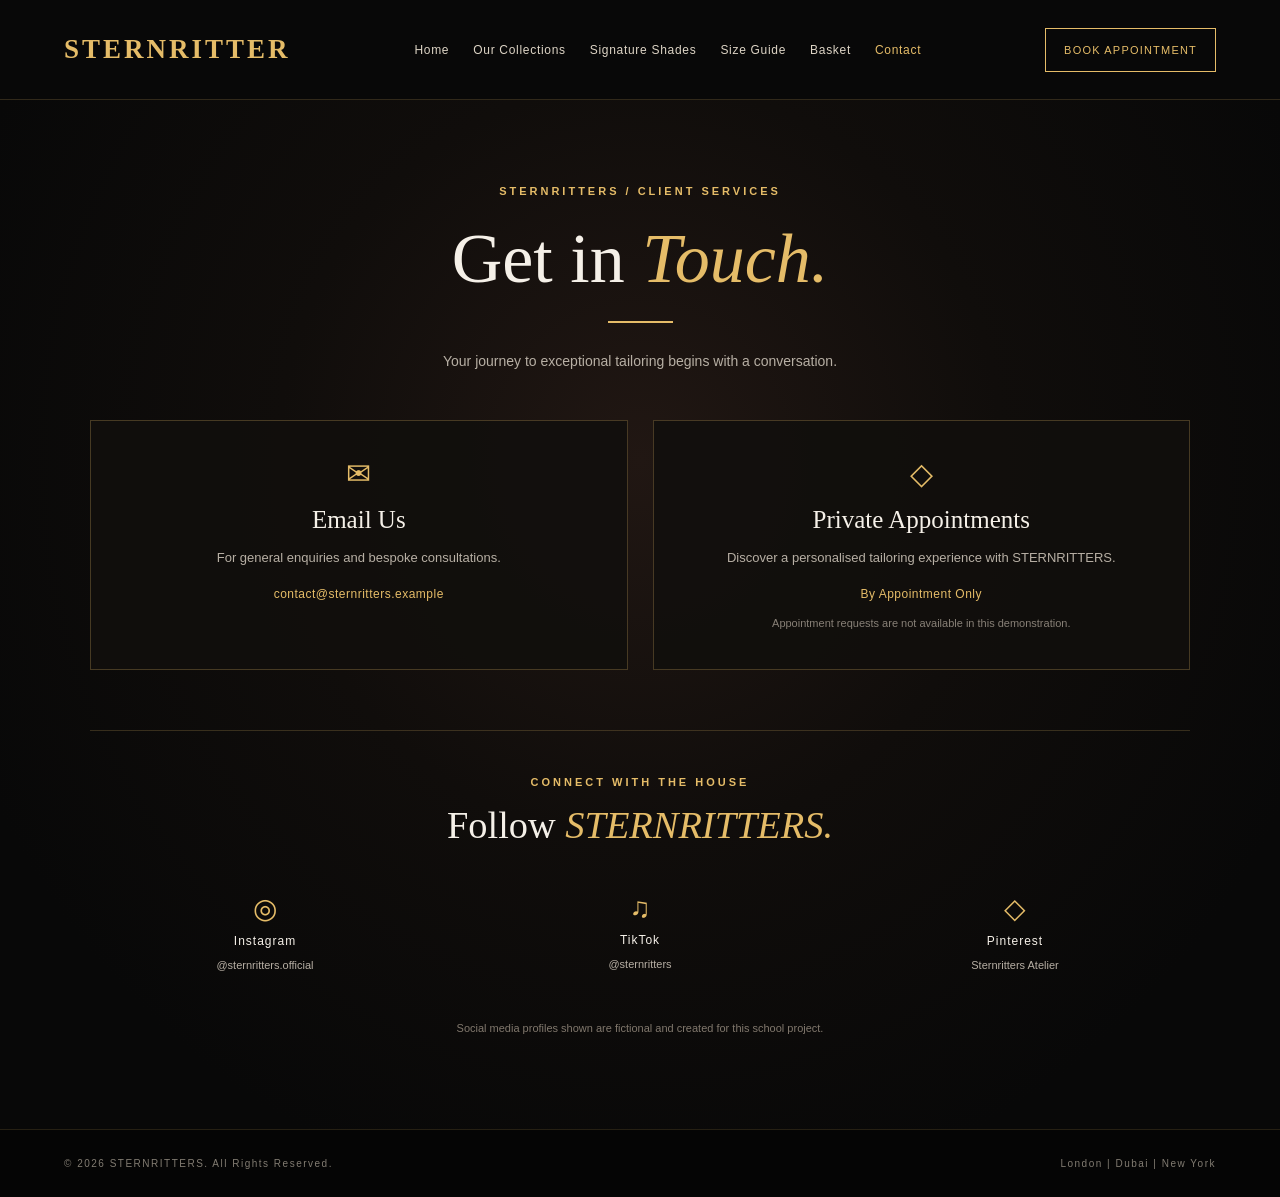
<file: contact.html>
<!DOCTYPE html>
<html lang="en">

<head>
    <meta charset="UTF-8">
    <meta name="viewport" content="width=device-width, initial-scale=1.0">

    <title>STERNRITTER | Contact Us</title>

    <link rel="stylesheet" href="style6.css">
</head>

<body>

    <!-- HEADER -->

    <header class="site-header">

        <a href="index.html" class="logo">
            STERNRITTER
        </a>

        <nav class="main-nav" aria-label="Main navigation">

            <a href="index.html">Home</a>

            <a href="Suits_Collection.html">
                Our Collections
            </a>

            <a href="Colours.html">
                Signature Shades
            </a>

            <a href="Size_Ur_Suit.html">
                Size Guide
            </a>

            <a href="Basket.html">
                Basket
            </a>

            <a href="contact.html"
               class="active"
               aria-current="page">
                Contact
            </a>

        </nav>

        <div class="header-actions">

            <a href="#appointments" class="appointment-btn">
                BOOK APPOINTMENT
            </a>

            

        </div>

    </header>


    <!-- MAIN CONTENT -->

    <main class="contact-main">

        <section class="contact-section">

            <!-- INTRODUCTION -->

            <div class="contact-heading">

                <p class="eyebrow">
                    STERNRITTERS / CLIENT SERVICES
                </p>

                <h1>
                    Get in <span>Touch.</span>
                </h1>

                <div class="gold-line"></div>

                <p class="contact-description">
                    Your journey to exceptional tailoring
                    begins with a conversation.
                </p>

            </div>


            <!-- CONTACT DETAILS -->

            <div class="contact-grid">

                <div class="contact-card">

                    <span class="contact-icon">
                        &#9993;
                    </span>

                    <h2>Email Us</h2>

                    <p>
                        For general enquiries and
                        bespoke consultations.
                    </p>

                    <span class="contact-value">
                        contact@sternritters.example
                    </span>

                </div>


                <div class="contact-card" id="appointments">

                    <span class="contact-icon">
                        &#9671;
                    </span>

                    <h2>Private Appointments</h2>

                    <p>
                        Discover a personalised tailoring
                        experience with STERNRITTERS.
                    </p>

                    <span class="contact-value">
                        By Appointment Only
                    </span>

                    <p class="demo-note">
                        Appointment requests are not
                        available in this demonstration.
                    </p>

                </div>

            </div>


            <!-- SOCIAL MEDIA -->

            <div class="social-section" id="social">

                <p class="eyebrow">
                    CONNECT WITH THE HOUSE
                </p>

                <h2>
                    Follow <span>STERNRITTERS.</span>
                </h2>

                <div class="social-links">

                    <div class="social-item">
                        <span class="social-symbol">◎</span>
                        <strong>Instagram</strong>
                        <small>@sternritters.official</small>
                    </div>

                    <div class="social-item">
                        <span class="social-symbol">♫</span>
                        <strong>TikTok</strong>
                        <small>@sternritters</small>
                    </div>

                    <div class="social-item">
                        <span class="social-symbol">◇</span>
                        <strong>Pinterest</strong>
                        <small>Sternritters Atelier</small>
                    </div>

                </div>

                <p class="social-disclaimer">
                    Social media profiles shown are fictional
                    and created for this school project.
                </p>

            </div>

        </section>

    </main>


    <!-- Footer -->
  <footer class="site-footer">
    <p>© 2026 STERNRITTERS. All Rights Reserved.</p>
    <p>London | Dubai | New York</p>
  </footer>

</body>
</html>

</body>
</html>
</file>
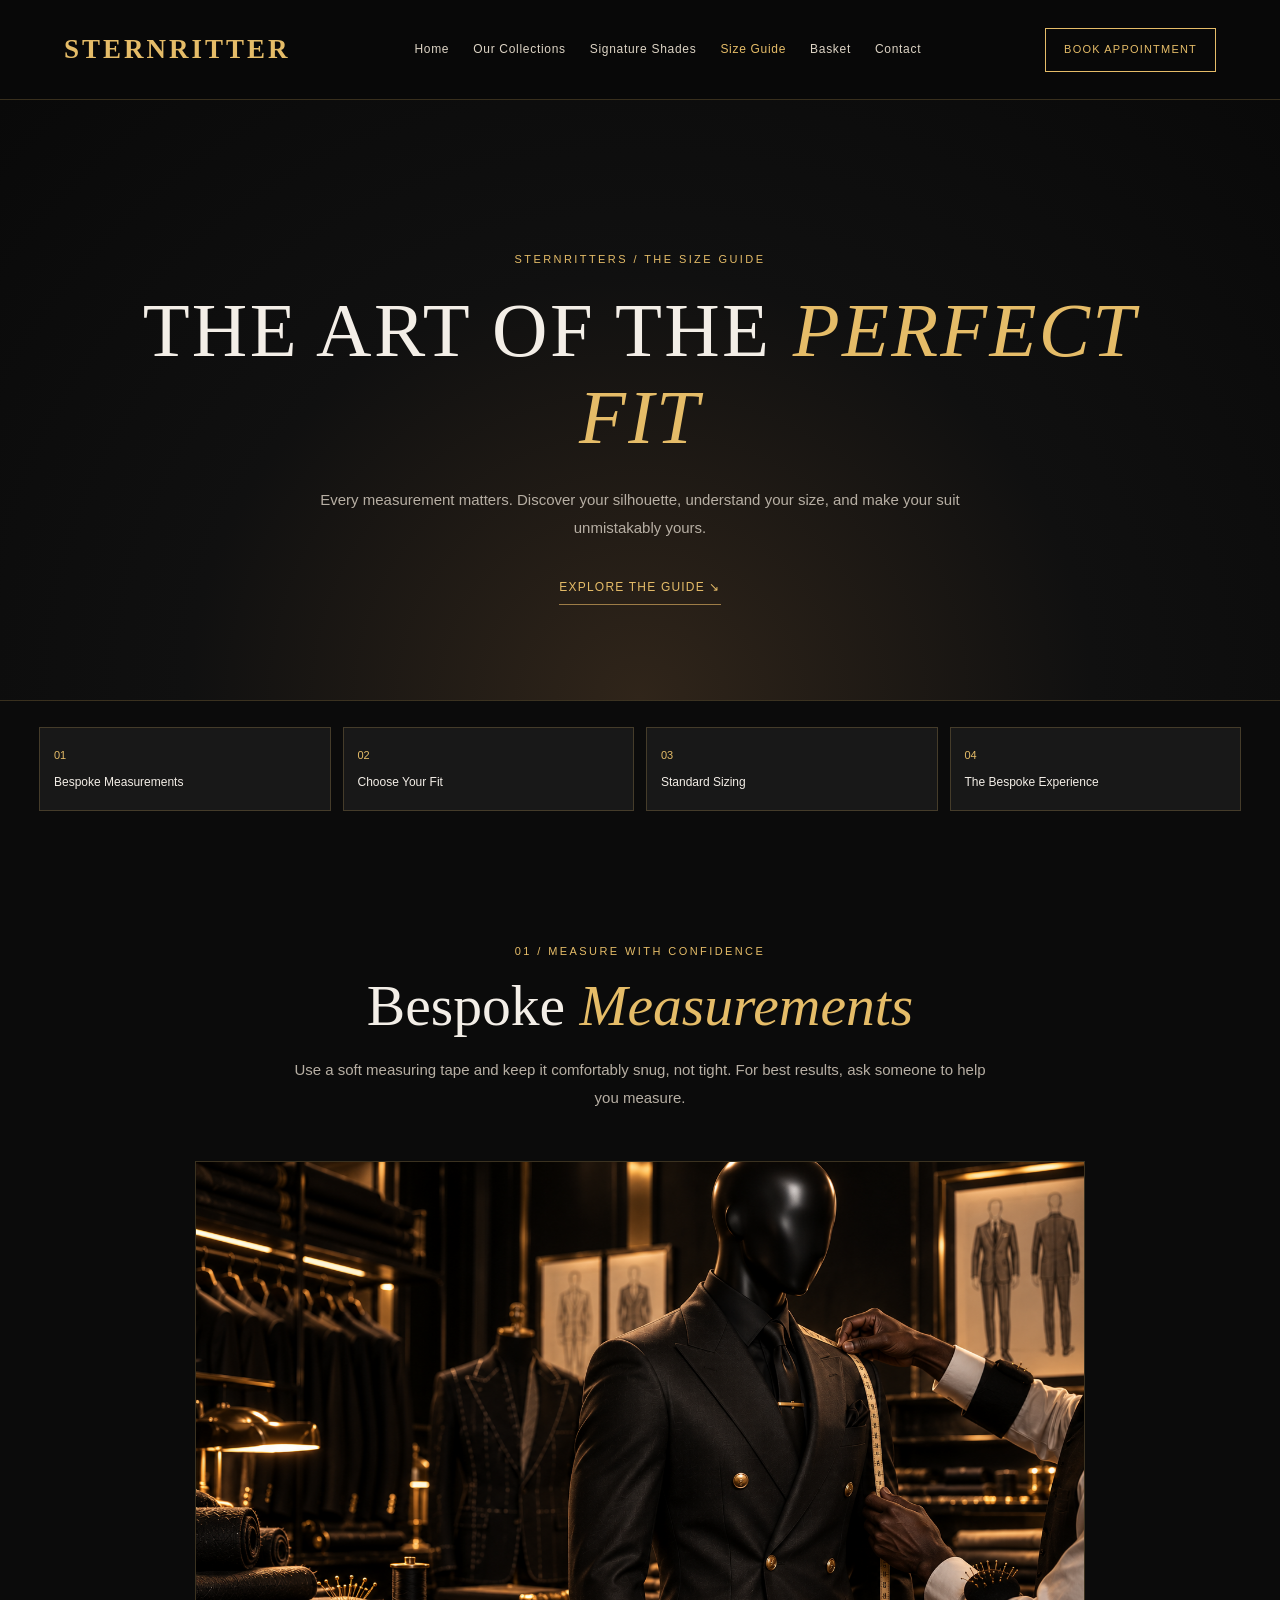
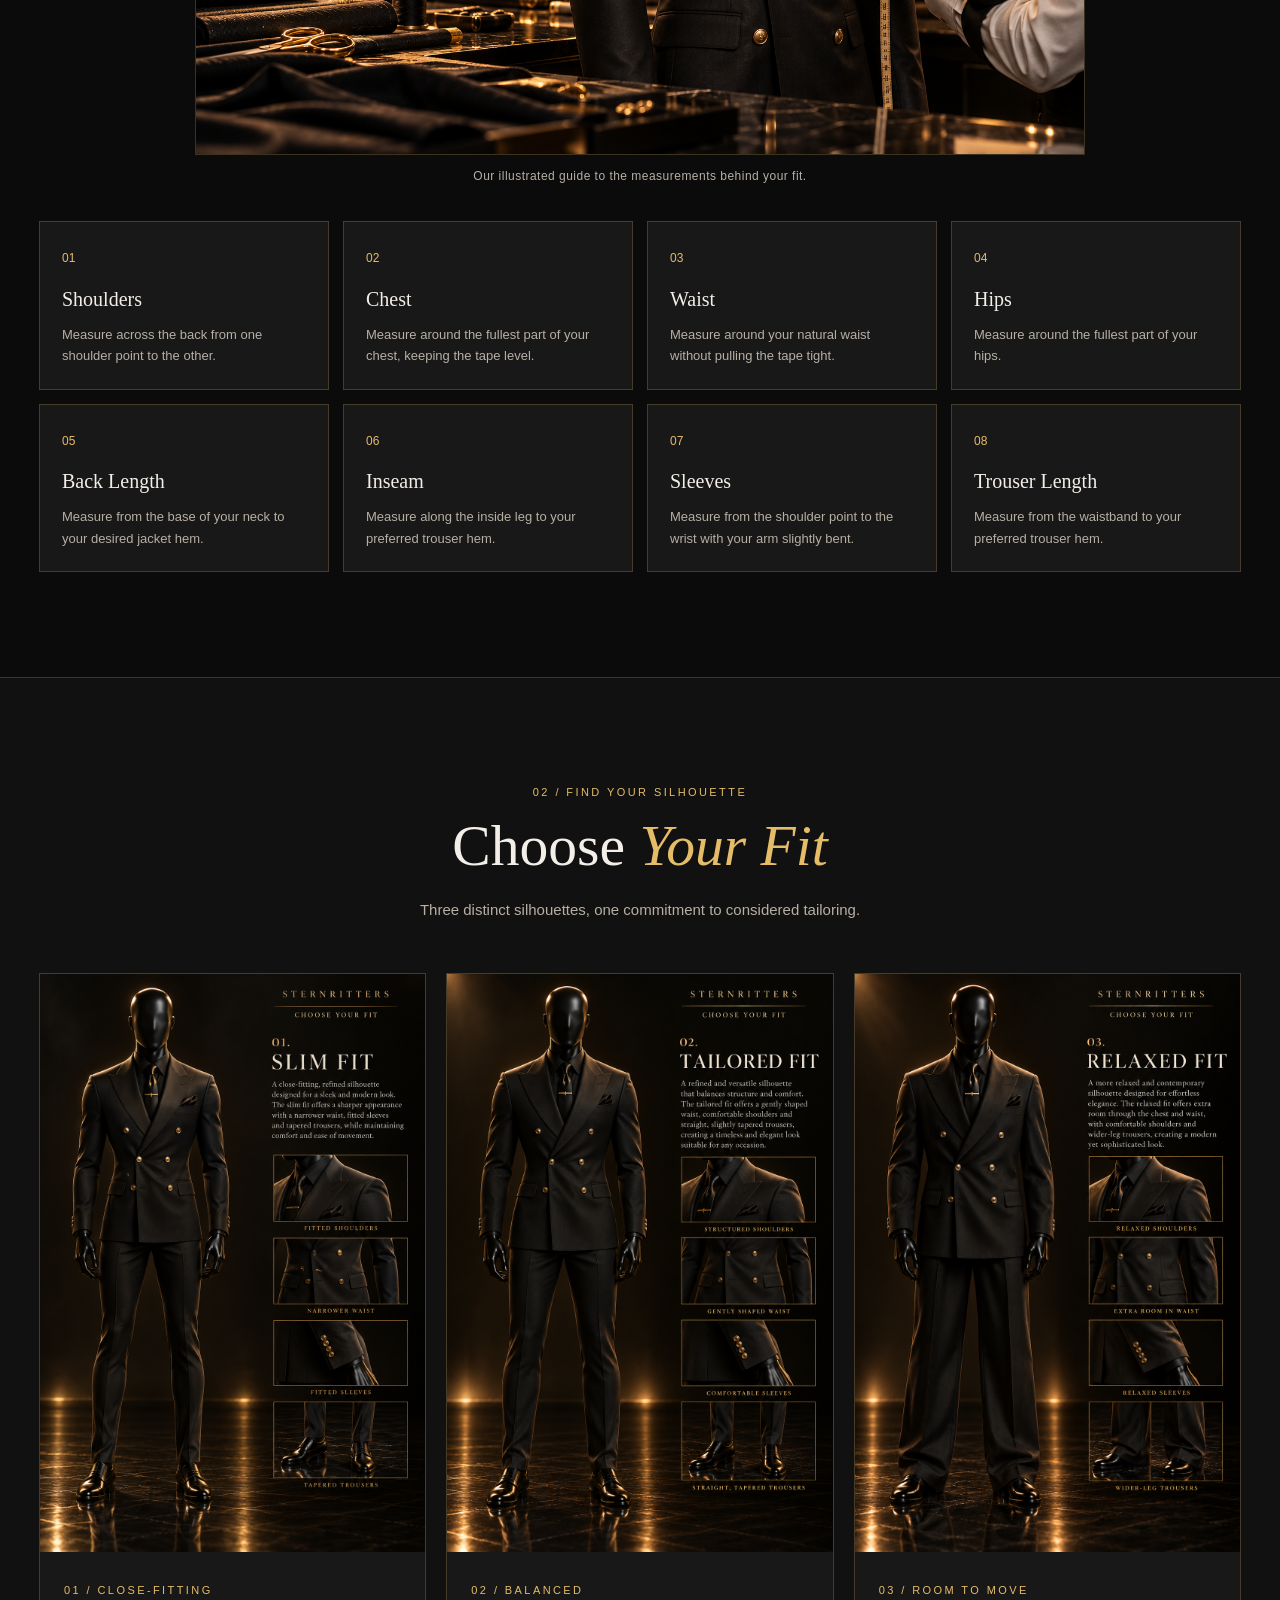
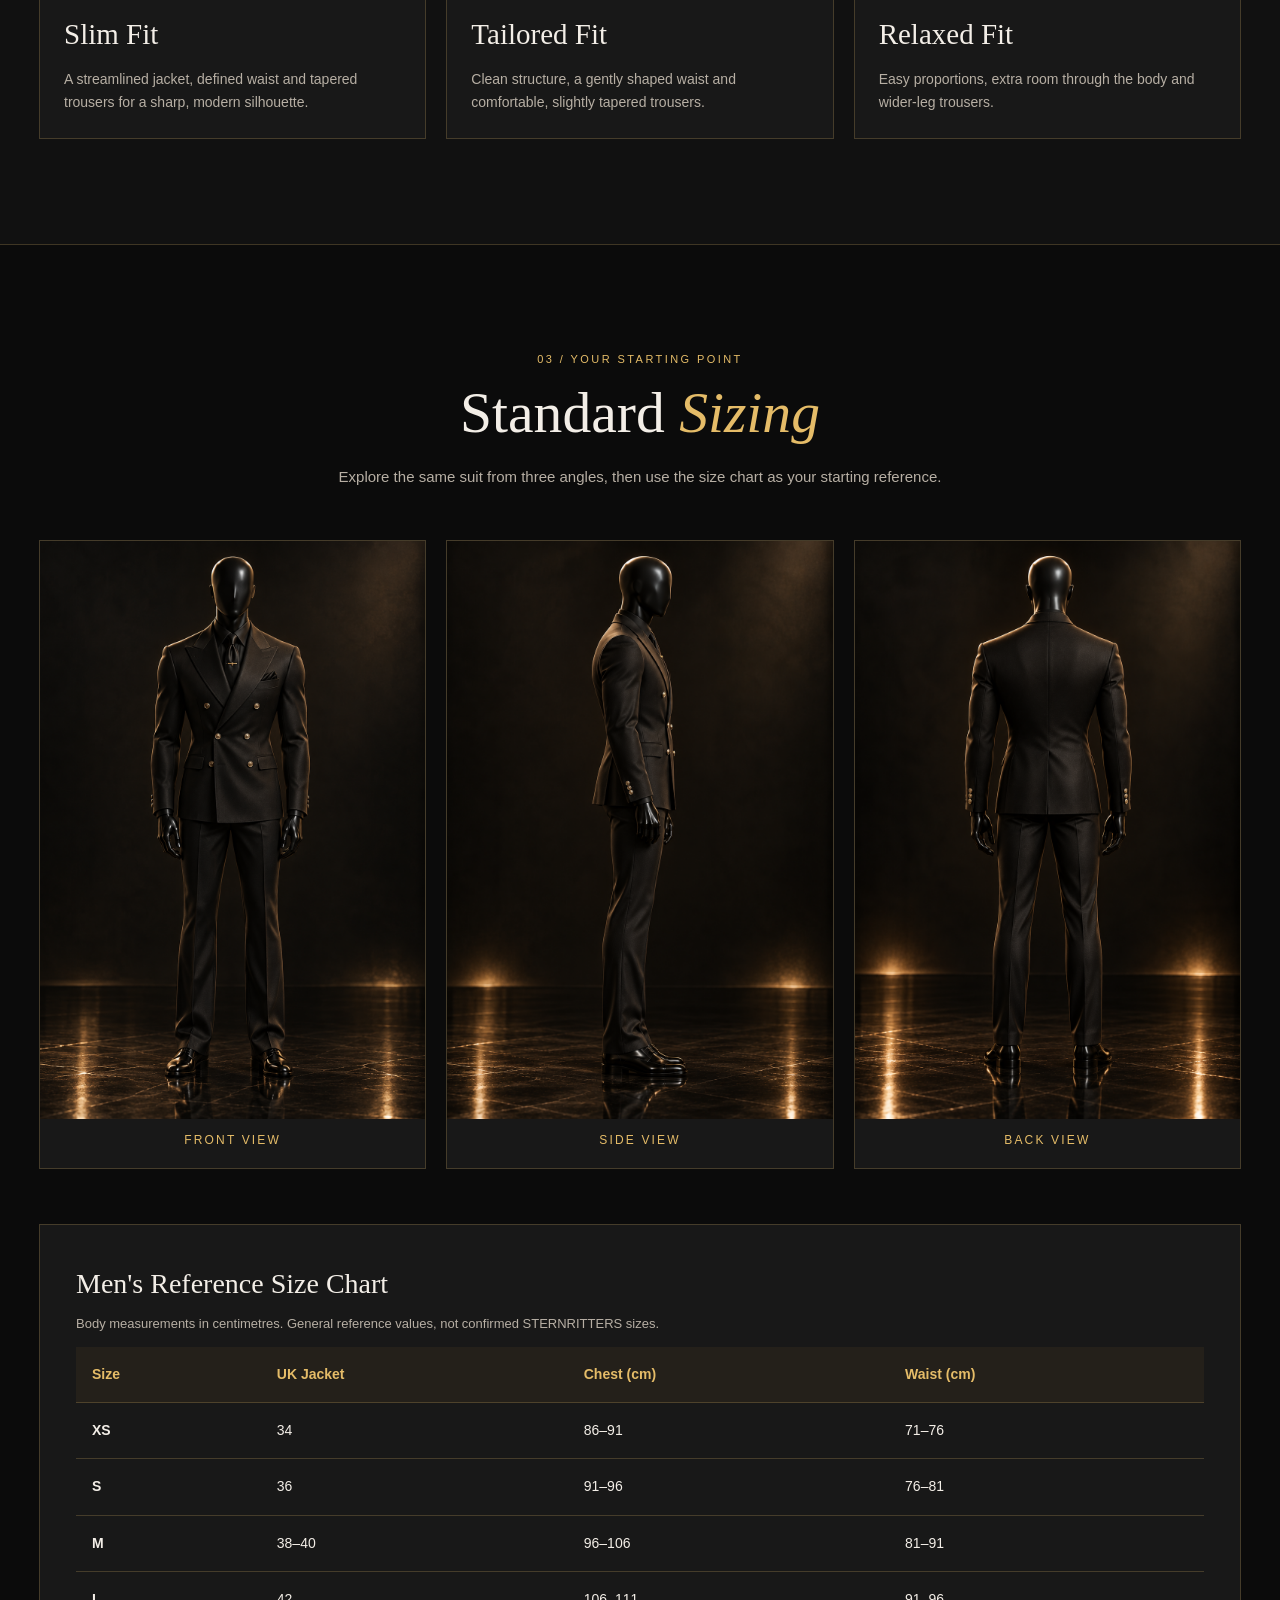
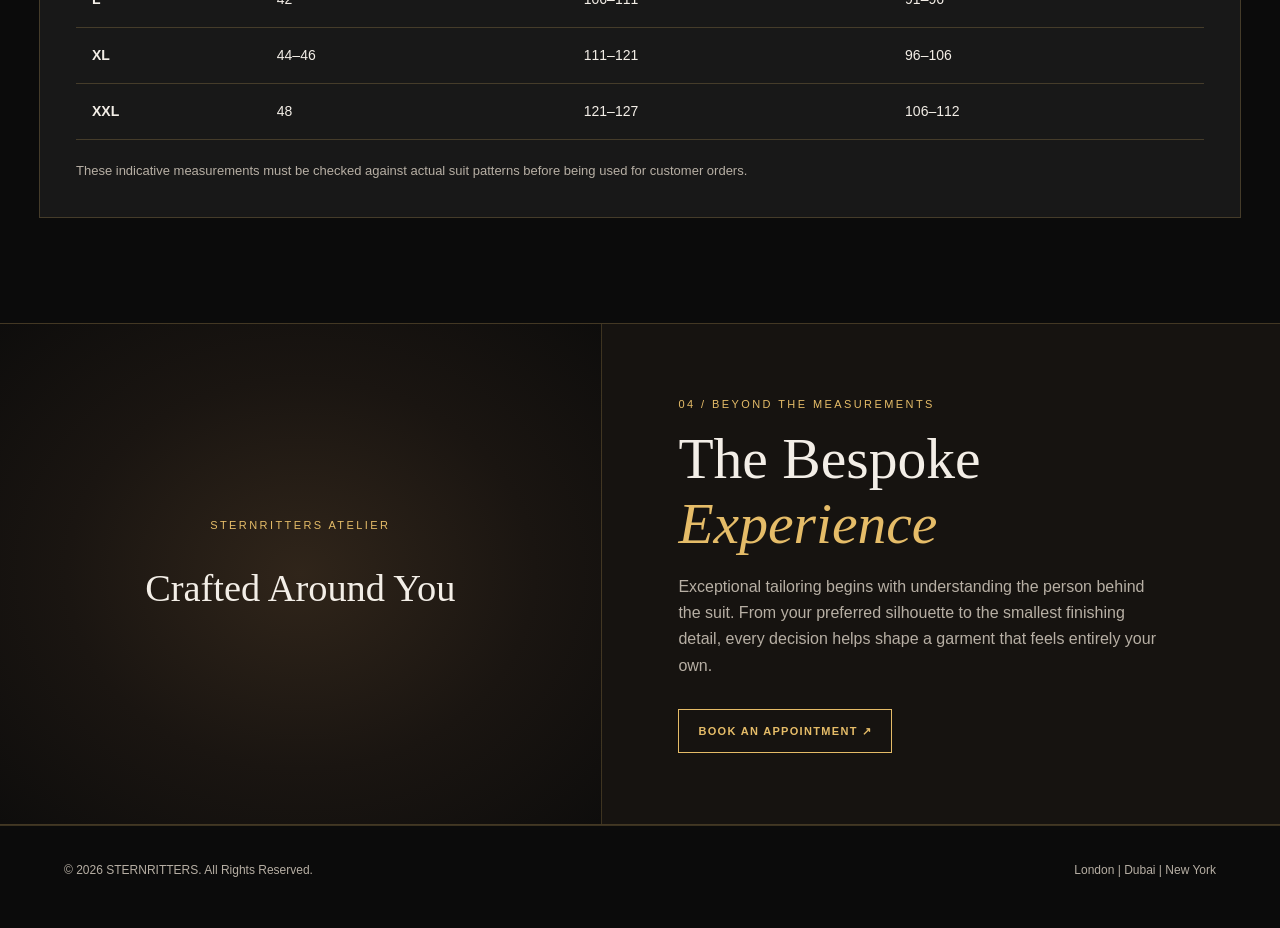
<file: Size_Ur_Suit.html>
<!DOCTYPE html>
<html lang="en">

<head>
  <meta charset="UTF-8">
  <meta name="viewport" content="width=device-width, initial-scale=1.0">

  <meta name="description"
    content="Discover your fit with the STERNRITTERS standard sizing and bespoke measurement guide.">

  <title>STERNRITTER | Size Guide</title>

  <link rel="stylesheet" href="style4.css">
</head>

<body>

  <!-- HEADER -->
  <header class="site-header">

    <a class="brand" href="index.html">STERNRITTER</a>

    <nav class="main-nav" aria-label="Main navigation">
      <a href="index.html">Home</a>
      <a href="Suits_Collection.html">Our Collections</a>
      <a href="Colours.html">Signature Shades</a>
      <a href="Size_Ur_Suit.html" aria-current="page">Size Guide</a>
      <a href="Basket.html">Basket</a>
      <a href="contact.html">Contact</a>
    </nav>

    <div class="header-actions">
      <a class="appointment-btn" href="Contact.html#appointments">
        BOOK APPOINTMENT
      </a>

    </div>

  </header>


  <main>

    <!-- INTRODUCTION -->
    <section class="hero">

      <p class="eyebrow">
        STERNRITTERS / THE SIZE GUIDE
      </p>

      <h1>
        THE ART OF THE <em>PERFECT FIT</em>
      </h1>

      <p>
        Every measurement matters. Discover your silhouette,
        understand your size, and make your suit unmistakably yours.
      </p>

      <a class="text-link" href="#measurements">
        Explore the Guide ↘
      </a>

    </section>


    <!-- SECTION NAVIGATION -->
    <div class="section-index">

      <a href="#measurements">
        <span>01</span>
        Bespoke Measurements
      </a>

      <a href="#fits">
        <span>02</span>
        Choose Your Fit
      </a>

      <a href="#sizing">
        <span>03</span>
        Standard Sizing
      </a>

      <a href="#experience">
        <span>04</span>
        The Bespoke Experience
      </a>

    </div>


    <!-- SECTION 01: BESPOKE MEASUREMENTS -->
    <section id="measurements" class="section">

      <div class="section-heading">

        <p class="eyebrow">
          01 / MEASURE WITH CONFIDENCE
        </p>

        <h2>
          Bespoke <em>Measurements</em>
        </h2>

        <p>
          Use a soft measuring tape and keep it comfortably snug,
          not tight. For best results, ask someone to help you measure.
        </p>

      </div>


      <!-- BESPOKE MEASUREMENT IMAGE -->
      <figure class="feature-image">

        <img
          src="images/Suit Fit At The Me.png"
          alt="STERNRITTERS bespoke measurement illustration"
          loading="lazy"
        >

        <figcaption>
          Our illustrated guide to the measurements behind your fit.
        </figcaption>

      </figure>


      <!-- MEASUREMENT INSTRUCTIONS -->
      <div class="measurement-grid">

        <article>
          <span>01</span>
          <h3>Shoulders</h3>
          <p>
            Measure across the back from one shoulder
            point to the other.
          </p>
        </article>

        <article>
          <span>02</span>
          <h3>Chest</h3>
          <p>
            Measure around the fullest part of your chest,
            keeping the tape level.
          </p>
        </article>

        <article>
          <span>03</span>
          <h3>Waist</h3>
          <p>
            Measure around your natural waist without
            pulling the tape tight.
          </p>
        </article>

        <article>
          <span>04</span>
          <h3>Hips</h3>
          <p>
            Measure around the fullest part of your hips.
          </p>
        </article>

        <article>
          <span>05</span>
          <h3>Back Length</h3>
          <p>
            Measure from the base of your neck to your
            desired jacket hem.
          </p>
        </article>

        <article>
          <span>06</span>
          <h3>Inseam</h3>
          <p>
            Measure along the inside leg to your
            preferred trouser hem.
          </p>
        </article>

        <article>
          <span>07</span>
          <h3>Sleeves</h3>
          <p>
            Measure from the shoulder point to the wrist
            with your arm slightly bent.
          </p>
        </article>

        <article>
          <span>08</span>
          <h3>Trouser Length</h3>
          <p>
            Measure from the waistband to your preferred
            trouser hem.
          </p>
        </article>

      </div>

    </section>


    <!-- SECTION 02: CHOOSE YOUR FIT -->
    <section id="fits" class="section section-fits">

      <div class="section-heading">

        <p class="eyebrow">
          02 / FIND YOUR SILHOUETTE
        </p>

        <h2>
          Choose <em>Your Fit</em>
        </h2>

        <p>
          Three distinct silhouettes, one commitment
          to considered tailoring.
        </p>

      </div>


      <div class="fit-grid">

        <!-- SLIM FIT -->
        <article class="fit-card">

          <img
            src="images/Slim Fit.png"
            alt="STERNRITTERS Slim Fit"
            loading="lazy"
          >

          <div class="fit-copy">

            <span class="eyebrow">
              01 / CLOSE-FITTING
            </span>

            <h3>Slim Fit</h3>

            <p>
              A streamlined jacket, defined waist and
              tapered trousers for a sharp, modern silhouette.
            </p>

          </div>

        </article>


        <!-- TAILORED FIT -->
        <article class="fit-card">

          <img
            src="images/Tailored Fit.png"
            alt="STERNRITTERS Tailored Fit"
            loading="lazy"
          >

          <div class="fit-copy">

            <span class="eyebrow">
              02 / BALANCED
            </span>

            <h3>Tailored Fit</h3>

            <p>
              Clean structure, a gently shaped waist and
              comfortable, slightly tapered trousers.
            </p>

          </div>

        </article>


        <!-- RELAXED FIT -->
        <article class="fit-card">

          <img
            src="images/Relaxed Fit.png"
            alt="STERNRITTERS Relaxed Fit"
            loading="lazy"
          >

          <div class="fit-copy">

            <span class="eyebrow">
              03 / ROOM TO MOVE
            </span>

            <h3>Relaxed Fit</h3>

            <p>
              Easy proportions, extra room through the
              body and wider-leg trousers.
            </p>

          </div>

        </article>

      </div>

    </section>


    <!-- SECTION 03: STANDARD SIZING -->
    <section id="sizing" class="section">

      <div class="section-heading">

        <p class="eyebrow">
          03 / YOUR STARTING POINT
        </p>

        <h2>
          Standard <em>Sizing</em>
        </h2>

        <p>
          Explore the same suit from three angles,
          then use the size chart as your starting reference.
        </p>

      </div>


      <!-- FRONT, SIDE AND BACK VIEWS -->
      <div class="view-grid">

        <!-- FRONT VIEW -->
        <figure>

          <img
            src="images/Front View.png"
            alt="Front view of STERNRITTERS suit"
            loading="lazy"
          >

          <figcaption>
            Front View
          </figcaption>

        </figure>


        <!-- SIDE VIEW -->
        <figure>

          <img
            src="images/Side View.png"
            alt="Side view of STERNRITTERS suit"
            loading="lazy"
          >

          <figcaption>
            Side View
          </figcaption>

        </figure>


        <!-- BACK VIEW -->
        <figure>

          <img
            src="images/Back View.png"
            alt="Back view of STERNRITTERS suit"
            loading="lazy"
          >

          <figcaption>
            Back View
          </figcaption>

        </figure>

      </div>


      <!-- STANDARD SIZE CHART -->
      <div class="size-table-wrap">

        <div class="table-intro">

          <h3>
            Men's Reference Size Chart
          </h3>

          <p>
            Body measurements in centimetres.
            General reference values, not confirmed
            STERNRITTERS sizes.
          </p>

        </div>


        <div class="table-scroll">

          <table>

            <thead>
              <tr>
                <th>Size</th>
                <th>UK Jacket</th>
                <th>Chest (cm)</th>
                <th>Waist (cm)</th>
              </tr>
            </thead>

            <tbody>

              <tr>
                <th>XS</th>
                <td>34</td>
                <td>86–91</td>
                <td>71–76</td>
              </tr>

              <tr>
                <th>S</th>
                <td>36</td>
                <td>91–96</td>
                <td>76–81</td>
              </tr>

              <tr>
                <th>M</th>
                <td>38–40</td>
                <td>96–106</td>
                <td>81–91</td>
              </tr>

              <tr>
                <th>L</th>
                <td>42</td>
                <td>106–111</td>
                <td>91–96</td>
              </tr>

              <tr>
                <th>XL</th>
                <td>44–46</td>
                <td>111–121</td>
                <td>96–106</td>
              </tr>

              <tr>
                <th>XXL</th>
                <td>48</td>
                <td>121–127</td>
                <td>106–112</td>
              </tr>

            </tbody>

          </table>

        </div>


        <p class="table-note">
          These indicative measurements must be checked
          against actual suit patterns before being used
          for customer orders.
        </p>

      </div>

    </section>


    <!-- SECTION 04: BESPOKE EXPERIENCE -->
    <section id="experience" class="section experience">

      <div class="experience-image">

        <div class="experience-placeholder">

          <p class="eyebrow">
            STERNRITTERS ATELIER
          </p>

          <h3>
            Crafted Around You
          </h3>

        </div>

      </div>


      <div class="experience-copy">

        <p class="eyebrow">
          04 / BEYOND THE MEASUREMENTS
        </p>

        <h2>
          The Bespoke <em>Experience</em>
        </h2>

        <p>
          Exceptional tailoring begins with understanding
          the person behind the suit.

          From your preferred silhouette to the smallest
          finishing detail, every decision helps shape a
          garment that feels entirely your own.
        </p>

        <a class="primary-btn" href="Contact.html#appointments">
          Book an Appointment ↗
        </a>

      </div>

    </section>

  </main>


  <!-- Footer -->
  <footer class="site-footer">
    <p>© 2026 STERNRITTERS. All Rights Reserved.</p>
    <p>London | Dubai | New York</p>
  </footer>

</body>
</html>

</body>
</html>
</file>
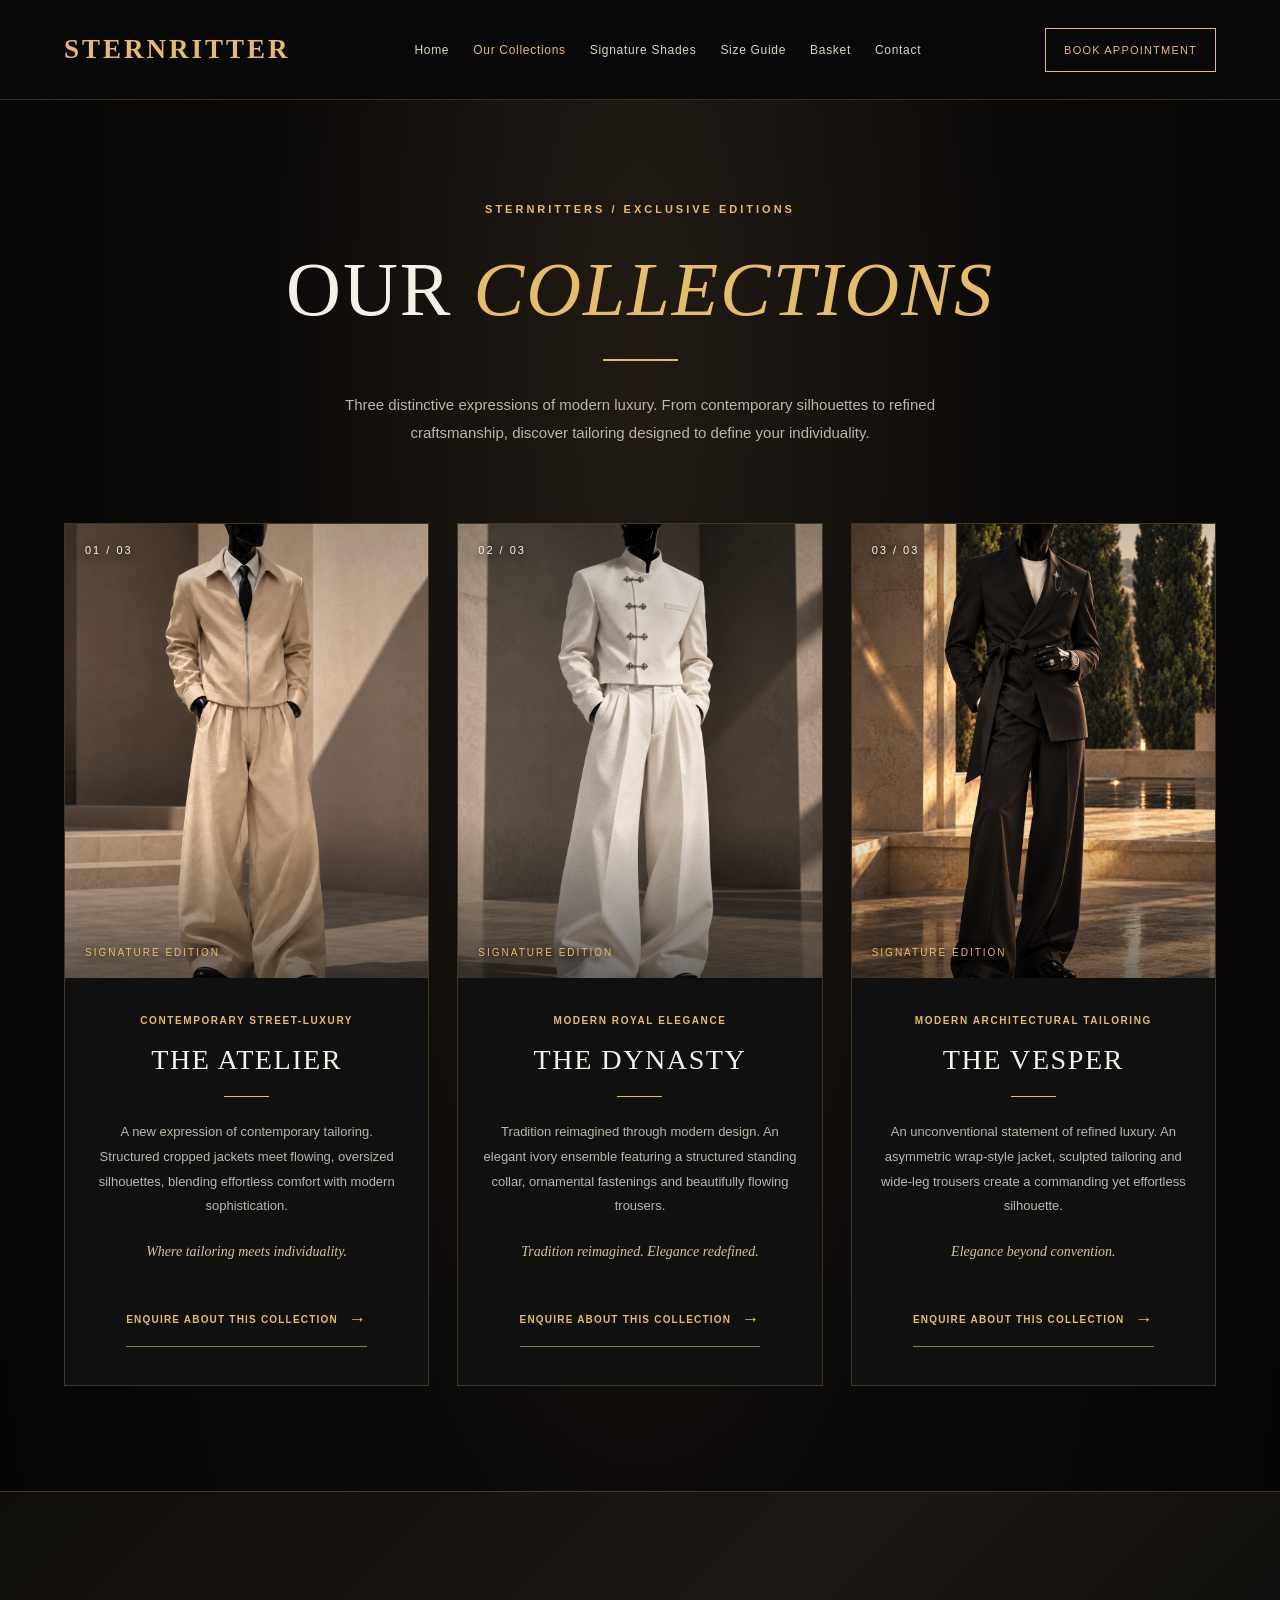
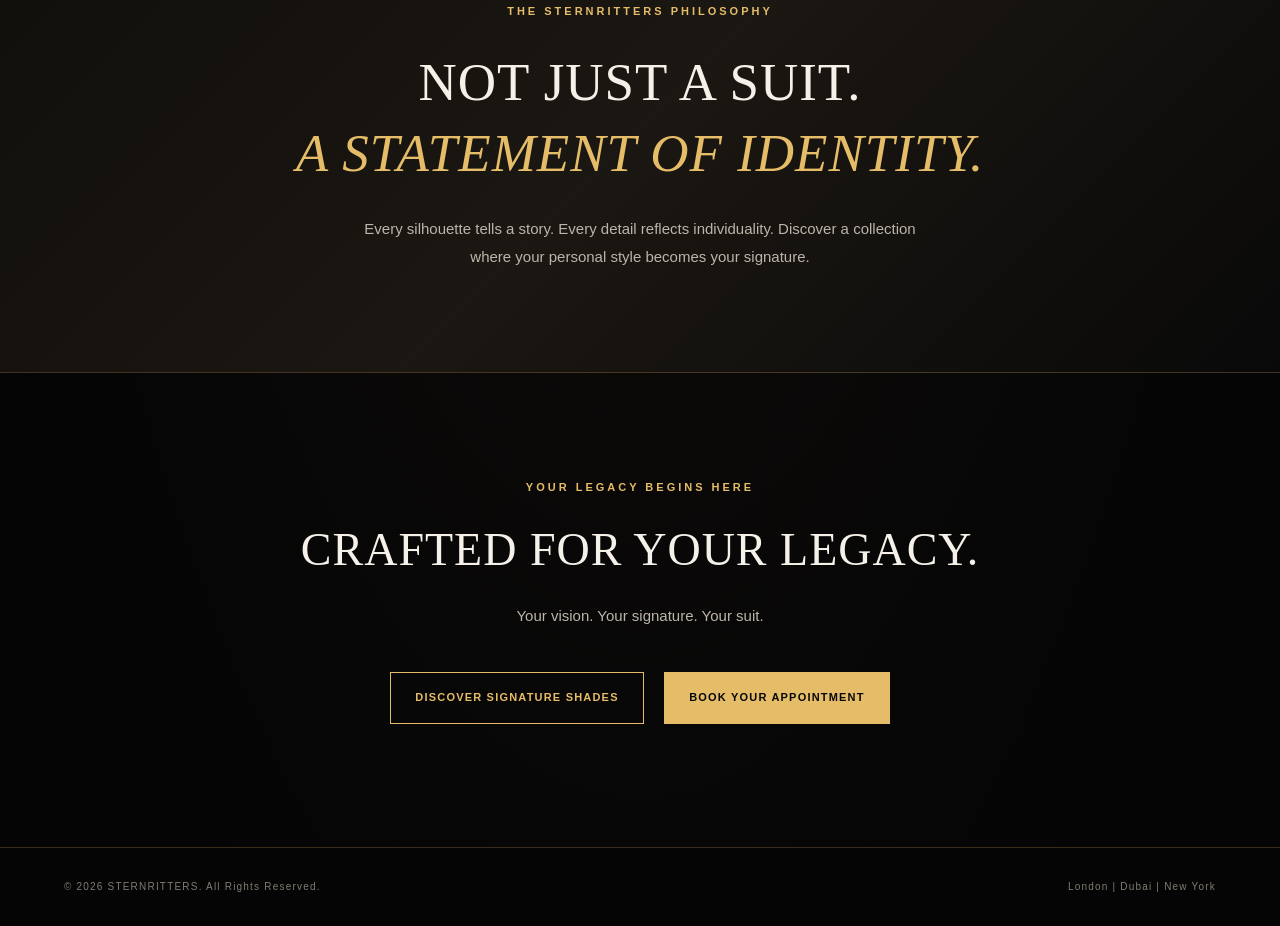
<file: Suits_Collection.html>
<!DOCTYPE html>
<html lang="en">

<head>
  <meta charset="UTF-8">
  <meta name="viewport" content="width=device-width, initial-scale=1.0">
  <title>STERNRITTER | Our Collections</title>
  <link rel="stylesheet" href="style2.css">
</head>

<body class="collections-page">

  <!-- Navigation -->
  <header class="site-header">

    <a href="index.html" class="logo">STERNRITTER</a>

    <nav class="main-nav">
      <a href="index.html">Home</a>
      <a href="Suits_Collection.html" class="active">Our Collections</a>
      <a href="Colours.html">Signature Shades</a>
      <a href="Size_Ur_Suit.html">Size Guide</a>
      <a href="Basket.html">Basket</a>
      <a href="contact.html">Contact</a>
    </nav>

    <div class="header-actions">
      <a href="contact.html" class="appointment-btn">
        BOOK APPOINTMENT
      </a>
    </div>

  </header>


  <!-- Main Content -->
  <main class="collections-main">

    <!-- Introduction -->
    <section class="collections-intro">

      <p class="collections-eyebrow">
        STERNRITTERS / EXCLUSIVE EDITIONS
      </p>

      <h1>OUR <span>COLLECTIONS</span></h1>

      <div class="collections-gold-line"></div>

      <p class="collections-description">
        Three distinctive expressions of modern luxury.
        From contemporary silhouettes to refined craftsmanship,
        discover tailoring designed to define your individuality.
      </p>

    </section>


    <!-- Three Signature Collections -->
    <section class="collection-grid"
             aria-label="Our signature suit collections">


      <!-- COLLECTION 01: ATELIER -->
      <article class="collection-card">

        <div class="collection-image">
          <img src="images/Atelier.png"
               alt="Atelier Collection featuring a cropped beige jacket and oversized wide-leg trousers">

          <span class="collection-number">01 / 03</span>
          <span class="collection-edition">SIGNATURE EDITION</span>
        </div>

        <div class="collection-info">

          <p class="collection-category">
            CONTEMPORARY STREET-LUXURY
          </p>

          <h2>THE ATELIER</h2>

          <div class="collection-small-line"></div>

          <p class="collection-description">
            A new expression of contemporary tailoring.
            Structured cropped jackets meet flowing,
            oversized silhouettes, blending effortless
            comfort with modern sophistication.
          </p>

          <p class="collection-quote">
            Where tailoring meets individuality.
          </p>

          <a href="contact.html" class="collection-link">
            ENQUIRE ABOUT THIS COLLECTION
            <span aria-hidden="true">→</span>
          </a>

        </div>
      </article>


      <!-- COLLECTION 02: DYNASTY -->
      <article class="collection-card">

        <div class="collection-image">
          <img src="images/Dynasty.png"
               alt="Dynasty Collection featuring an ivory Mandarin-collar jacket with decorative clasps and wide-leg trousers">

          <span class="collection-number">02 / 03</span>
          <span class="collection-edition">SIGNATURE EDITION</span>
        </div>

        <div class="collection-info">

          <p class="collection-category">
            MODERN ROYAL ELEGANCE
          </p>

          <h2>THE DYNASTY</h2>

          <div class="collection-small-line"></div>

          <p class="collection-description">
            Tradition reimagined through modern design.
            An elegant ivory ensemble featuring a
            structured standing collar, ornamental
            fastenings and beautifully flowing trousers.
          </p>

          <p class="collection-quote">
            Tradition reimagined. Elegance redefined.
          </p>

          <a href="contact.html" class="collection-link">
            ENQUIRE ABOUT THIS COLLECTION
            <span aria-hidden="true">→</span>
          </a>

        </div>
      </article>


      <!-- COLLECTION 03: VESPER -->
      <article class="collection-card">

        <div class="collection-image">
          <img src="images/Vesper.png"
               alt="Vesper Collection featuring a black asymmetric wrap suit with wide-leg trousers and refined accessories">

          <span class="collection-number">03 / 03</span>
          <span class="collection-edition">SIGNATURE EDITION</span>
        </div>

        <div class="collection-info">

          <p class="collection-category">
            MODERN ARCHITECTURAL TAILORING
          </p>

          <h2>THE VESPER</h2>

          <div class="collection-small-line"></div>

          <p class="collection-description">
            An unconventional statement of refined luxury.
            An asymmetric wrap-style jacket, sculpted
            tailoring and wide-leg trousers create
            a commanding yet effortless silhouette.
          </p>

          <p class="collection-quote">
            Elegance beyond convention.
          </p>

          <a href="contact.html" class="collection-link">
            ENQUIRE ABOUT THIS COLLECTION
            <span aria-hidden="true">→</span>
          </a>

        </div>
      </article>

    </section>


    <!-- Collection Philosophy -->
    <section class="collections-philosophy">

      <p class="collections-eyebrow">
        THE STERNRITTERS PHILOSOPHY
      </p>

      <h2>
        NOT JUST A SUIT.<br>
        <span>A STATEMENT OF IDENTITY.</span>
      </h2>

      <p>
        Every silhouette tells a story.
        Every detail reflects individuality.
        Discover a collection where your personal
        style becomes your signature.
      </p>

    </section>


    <!-- Appointment Section -->
    <section class="collections-cta">

      <p class="collections-eyebrow">
        YOUR LEGACY BEGINS HERE
      </p>

      <h2>CRAFTED FOR YOUR LEGACY.</h2>

      <p>
        Your vision. Your signature. Your suit.
      </p>

      <a href="Colours.html" class="collection-shades">
        DISCOVER SIGNATURE SHADES
      </a>

      <a href="contact.html" class="collection-appointment">
        BOOK YOUR APPOINTMENT
      </a>

    </section>

  </main>


  <!-- Footer -->
  <footer class="site-footer">
    <p>© 2026 STERNRITTERS. All Rights Reserved.</p>
    <p>London | Dubai | New York</p>
  </footer>

</body>
</html>
</file>
<file: style1.css>
/* ==========================================
   STERNRITTERS
   HOMEPAGE - RESPONSIVE LUXURY DESIGN
   STYLE1.CSS
========================================== */

:root {
  --black: #050505;
  --dark: #080808;
  --panel: #11100f;
  --gold: #e5bc68;
  --gold-light: #f4d998;
  --ivory: #f5f0e8;
  --muted: #bcb5aa;
  --border: rgba(229, 188, 104, 0.22);
}

* {
  margin: 0;
  padding: 0;
  box-sizing: border-box;
}

html {
  scroll-behavior: smooth;
}

body {
  min-height: 100vh;
  display: flex;
  flex-direction: column;
  background: var(--black);
  color: var(--ivory);
  font-family: Arial, Helvetica, sans-serif;
  overflow-x: hidden;
}

main {
  width: 100%;
  flex: 1;
  min-width: 0;
}

img {
  display: block;
  max-width: 100%;
}

a {
  color: inherit;
  text-decoration: none;
  transition: color 0.3s ease,
              background-color 0.3s ease,
              border-color 0.3s ease,
              transform 0.3s ease;
}

a:focus-visible {
  outline: 2px solid var(--gold);
  outline-offset: 4px;
}


/* ==========================================
   HEADER
========================================== */

.site-header {
  position: relative;
  z-index: 10;

  width: 100%;
  min-height: 100px;
  padding: 24px 5%;

  display: flex;
  align-items: center;
  justify-content: space-between;
  gap: 24px;

  background: var(--dark);
  border-bottom: 1px solid var(--border);
}

.logo {
  flex-shrink: 0;
  color: var(--gold);
  font-family: Georgia, "Times New Roman", serif;
  font-size: 27px;
  font-weight: bold;
  letter-spacing: 3px;
  line-height: 1.2;
  white-space: nowrap;
}

.logo:hover {
  text-shadow: 0 0 18px rgba(229, 188, 104, 0.4);
}

.main-nav {
  min-width: 0;
  display: flex;
  flex-wrap: wrap;
  align-items: center;
  justify-content: center;
  gap: 14px 24px;
}

.main-nav a {
  color: #ddd4c5;
  font-size: 12px;
  letter-spacing: 0.7px;
  white-space: nowrap;
}

.main-nav a:hover,
.main-nav a.active,
.main-nav a[aria-current="page"] {
  color: var(--gold);
}

.header-actions {
  flex-shrink: 0;
  display: flex;
  align-items: center;
  justify-content: flex-end;
}

.appointment-btn {
  display: inline-flex;
  align-items: center;
  justify-content: center;

  min-height: 44px;
  padding: 12px 18px;

  border: 1px solid var(--gold);
  background: transparent;
  color: var(--gold);

  font-size: 11px;
  letter-spacing: 1.2px;
  text-align: center;
  white-space: nowrap;
}

.appointment-btn:hover {
  background: var(--gold);
  color: var(--dark);
  box-shadow: 0 0 20px rgba(229, 188, 104, 0.2);
}


/* ==========================================
   HERO
========================================== */

.hero {
  position: relative;
  isolation: isolate;

  display: flex;
  align-items: center;

  min-height: 720px;
  min-height: 85svh;

  overflow: hidden;

  background-color: #080808;

  background-image:
    linear-gradient(
      90deg,
      rgba(0, 0, 0, 0.97) 0%,
      rgba(0, 0, 0, 0.85) 30%,
      rgba(0, 0, 0, 0.38) 70%,
      rgba(0, 0, 0, 0.18) 100%
    ),
    linear-gradient(
      0deg,
      rgba(0, 0, 0, 0.65),
      transparent 40%
    ),
    url("images/FF.png");

  background-size: cover;
  background-position: center;
  background-repeat: no-repeat;
  background-attachment: scroll;
}

.hero-content {
  position: relative;
  z-index: 2;

  width: 100%;
  max-width: 800px;

  padding: 100px 0 120px 9%;
}

.hero-subtext {
  margin-bottom: 32px;

  color: var(--gold);
  font-size: 11px;
  font-weight: bold;
  letter-spacing: 3px;
  line-height: 1.8;
}

.hero h1 {
  margin-bottom: 30px;

  color: var(--ivory);
  font-family: Georgia, "Times New Roman", serif;
  font-size: clamp(58px, 7vw, 110px);
  font-weight: normal;
  line-height: 1.08;
  letter-spacing: -1.5px;
}

.hero h1 span {
  color: var(--gold);
  font-style: italic;
  text-shadow: 0 0 35px rgba(229, 188, 104, 0.12);
}

.gold-line {
  width: 70px;
  height: 2px;
  margin-bottom: 28px;
  background: var(--gold);
}

.hero-description {
  max-width: 480px;
  margin-bottom: 36px;

  color: #c7c1b7;
  font-size: 15px;
  line-height: 1.9;
}

.hero-buttons {
  display: flex;
  flex-wrap: wrap;
  align-items: center;
  gap: 14px;
}

.btn-primary,
.btn-secondary {
  display: inline-flex;
  align-items: center;
  justify-content: center;
  gap: 20px;

  min-height: 52px;
  padding: 16px 24px;

  font-size: 11px;
  font-weight: bold;
  letter-spacing: 1.2px;
  text-align: center;
}

.btn-primary {
  background: var(--gold);
  border: 1px solid var(--gold);
  color: var(--dark);
}

.btn-primary:hover {
  background: var(--gold-light);
  transform: translateY(-2px);
}

.btn-secondary {
  color: var(--ivory);
  border: 1px solid rgba(255, 255, 255, 0.45);
}

.btn-secondary:hover {
  color: var(--gold);
  border-color: var(--gold);
  background: rgba(229, 188, 104, 0.08);
}


/* HERO SIDE DETAILS */

.hero-side {
  position: absolute;
  z-index: 2;
  top: 50%;
  right: 4%;

  transform: translateY(-50%);

  display: flex;
  flex-direction: column;
  align-items: center;
  gap: 24px;
}

.hero-side span {
  color: var(--gold);
  font-size: 12px;
  letter-spacing: 2px;
}

.vertical-line {
  width: 1px;
  height: 90px;
  background: var(--gold);
}

.hero-side p {
  color: #ddd4c5;
  font-size: 10px;
  letter-spacing: 3px;
  writing-mode: vertical-rl;
}

.hero-bottom {
  position: absolute;
  z-index: 2;
  bottom: 30px;
  left: 9%;

  display: flex;
  align-items: center;
  gap: 15px;

  color: var(--gold);
  font-size: 10px;
  letter-spacing: 2px;
}

.hero-bottom span:last-child {
  font-size: 20px;
}


/* ==========================================
   FOUR FEATURES
========================================== */

.features {
  display: grid;
  grid-template-columns: repeat(4, minmax(0, 1fr));

  padding: 32px 5%;

  background: #0c0b09;
  border-top: 1px solid var(--border);
  border-bottom: 1px solid var(--border);
}

.feature {
  display: flex;
  align-items: flex-start;
  gap: 16px;

  padding: 18px 22px;
  border-right: 1px solid var(--border);
}

.feature:last-child {
  border-right: none;
}

.feature h3 {
  color: var(--gold);
  font-family: Georgia, serif;
  font-size: 23px;
  font-weight: normal;
}

.feature h2 {
  margin-bottom: 8px;

  color: var(--ivory);
  font-size: 11px;
  letter-spacing: 1.5px;
}

.feature p {
  color: #a49b90;
  font-size: 12px;
  line-height: 1.6;
}


/* ==========================================
   ABOUT US - SHARED DETAILS
========================================== */

.home-page .about-eyebrow {
  color: var(--gold);
  font-size: 11px;
  font-weight: bold;
  letter-spacing: 3px;
  line-height: 1.8;
  text-transform: uppercase;
}

.home-page .about-eyebrow1 {
  color: var(--ivory);
  font-size: clamp(46px, 8vw, 100px);
  font-weight: bold;
  line-height: 1.15;
  letter-spacing: -2px;
}

.home-page .about-gold-line {
  width: 75px;
  height: 2px;
  margin: 30px auto;
  background: var(--gold);
}

.home-page .about-small-line {
  width: 60px;
  height: 2px;
  margin: 28px 0;
  background: var(--gold);
}


/* ==========================================
   ABOUT US INTRODUCTION
========================================== */

.home-page .about-intro {
  padding: 115px 7% 100px;
  text-align: center;

  background: radial-gradient(
    ellipse at center,
    #211813 0%,
    #0d0b0a 55%,
    #050505 100%
  );
}

.home-page .about-intro h2 {
  margin-top: 24px;

  color: var(--ivory);
  font-family: Georgia, serif;
  font-size: clamp(34px, 5vw, 66px);
  font-weight: normal;
  line-height: 1.25;
}

.home-page .about-intro h2 span {
  color: var(--gold);
  font-style: italic;
}

.home-page .about-intro > p:last-child {
  max-width: 750px;
  margin: 0 auto;

  color: var(--muted);
  font-size: 15px;
  line-height: 2;
}


/* ==========================================
   ABOUT US - IMAGE AND TEXT
========================================== */

.home-page .about-section {
  width: 90%;
  max-width: 1450px;
  margin: 0 auto;
  padding: 90px 0;

  display: grid;
  grid-template-columns:
    minmax(0, 1.1fr)
    minmax(0, 1fr);

  align-items: center;
  gap: clamp(35px, 6vw, 100px);
}

.home-page .about-section.about-reverse {
  grid-template-columns:
    minmax(0, 0.85fr)
    minmax(0, 1fr);
}

.home-page .about-reverse .about-image {
  order: 2;
}

.home-page .about-reverse .about-content {
  order: 1;
}

.home-page .about-image {
  width: 100%;
  min-width: 0;
  overflow: hidden;

  background: #101010;
  border: 1px solid var(--border);
  box-shadow: 0 20px 65px rgba(0, 0, 0, 0.4);
}

.home-page .about-image img {
  width: 100%;
  height: auto;

  transition: transform 0.7s ease,
              filter 0.7s ease;
}

.home-page .about-image:hover img {
  transform: scale(1.025);
  filter: brightness(1.07);
}

.home-page .about-image-wide {
  border-color: rgba(229, 188, 104, 0.3);
}

.home-page .about-image-portrait {
  max-width: 100%;
}

.home-page .about-content {
  min-width: 0;
}

.home-page .about-content h2 {
  margin-top: 20px;

  color: var(--ivory);
  font-family: Georgia, serif;
  font-size: clamp(30px, 3.7vw, 52px);
  font-weight: normal;
  line-height: 1.3;
}

.home-page .about-content h2 span {
  color: var(--gold);
  font-style: italic;
}

.home-page .about-content > p:not(.about-eyebrow):not(.about-quote) {
  margin-bottom: 24px;

  color: var(--muted);
  font-size: 15px;
  line-height: 1.9;
}

.home-page .about-quote {
  margin-top: 30px;

  color: #d8c29b;
  font-family: Georgia, serif;
  font-size: 19px;
  font-style: italic;
  line-height: 1.6;
}

.home-page .about-link {
  display: inline-block;

  margin-top: 18px;
  padding: 12px 0;

  color: var(--gold);
  border-bottom: 1px solid var(--gold);

  font-size: 11px;
  font-weight: bold;
  letter-spacing: 1.5px;
}

.home-page .about-link:hover {
  color: white;
  border-color: white;
}


/* ==========================================
   SIGNATURE SECTION
========================================== */

.home-page .signature-section {
  padding: 105px 5% 115px;
  text-align: center;

  background: linear-gradient(
    180deg,
    #050505 0%,
    #190707 45%,
    #100506 75%,
    #050505 100%
  );

  border-top: 1px solid var(--border);
}

.home-page .signature-heading {
  max-width: 760px;
  margin: 0 auto 50px;
}

.home-page .signature-heading h2 {
  margin: 24px 0;

  color: var(--ivory);
  font-family: Georgia, serif;
  font-size: clamp(36px, 5vw, 65px);
  font-weight: normal;
  line-height: 1.25;
}

.home-page .signature-heading h2 span {
  color: var(--gold);
  font-style: italic;
}

.home-page .signature-heading > p:last-child {
  color: var(--muted);
  font-size: 15px;
  line-height: 1.9;
}

.home-page .signature-image {
  width: 100%;
  max-width: 1100px;
  margin: 0 auto;
  overflow: hidden;

  border: 1px solid var(--border);
  box-shadow: 0 25px 75px rgba(0, 0, 0, 0.45);
}

.home-page .signature-image img {
  display: block;
  width: 100%;
  height: auto;
}

.home-page .signature-ending {
  margin-top: 55px;
}

.home-page .signature-small {
  color: var(--gold);
  font-size: 10px;
  letter-spacing: 3px;
  line-height: 1.8;
}

.home-page .signature-ending h3 {
  margin: 24px 0 32px;

  color: var(--ivory);
  font-family: Georgia, serif;
  font-size: clamp(32px, 4vw, 52px);
  font-weight: normal;
  font-style: italic;
}

.home-page .signature-button {
  display: inline-flex;
  align-items: center;
  justify-content: center;
  gap: 18px;

  min-height: 54px;
  padding: 17px 28px;

  background: var(--gold);
  border: 1px solid var(--gold);
  color: var(--dark);

  font-size: 11px;
  font-weight: bold;
  letter-spacing: 1.2px;
}

.home-page .signature-button:hover {
  background: var(--gold-light);
  transform: translateY(-2px);
}


/* ==========================================
   FOOTER
========================================== */

.site-footer {
  margin-top: auto;
  padding: 30px 5%;

  display: flex;
  align-items: center;
  justify-content: space-between;
  gap: 20px;

  background: var(--black);
  border-top: 1px solid var(--border);
}

.site-footer p {
  color: #827c72;
  font-size: 10px;
  letter-spacing: 1.2px;
  line-height: 1.8;
}

.footer-center {
  color: var(--gold) !important;
}

.footer-links {
  display: flex;
  flex-wrap: wrap;
  gap: 12px 20px;
}

.footer-links a {
  color: #a9a094;
  font-size: 10px;
  letter-spacing: 1px;
}

.footer-links a:hover {
  color: var(--gold);
}


/* ==========================================
   TABLETS AND SMALL LAPTOPS
========================================== */

@media (max-width: 1250px) {

  .site-header {
    flex-wrap: wrap;
    justify-content: space-between;
    gap: 18px;
  }

  .main-nav {
    order: 3;
    width: 100%;
    justify-content: center;
  }

  .features {
    grid-template-columns: repeat(2, minmax(0, 1fr));
  }

  .feature:nth-child(2) {
    border-right: none;
  }

  .feature:nth-child(-n+2) {
    border-bottom: 1px solid var(--border);
  }

}

@media (max-width: 900px) {

  .hero {
    min-height: 680px;
    background-position: 58% center;
  }

  .hero-content {
    max-width: 680px;
    padding-left: 7%;
  }

  .hero-side {
    display: none;
  }

  .hero-bottom {
    left: 7%;
  }

  .home-page .about-section,
  .home-page .about-section.about-reverse {
    grid-template-columns: 1fr;
    width: 88%;
    max-width: 680px;
    gap: 35px;
    padding: 65px 0;
  }

  .home-page .about-reverse .about-image,
  .home-page .about-reverse .about-content {
    order: initial;
  }

  .home-page .about-intro {
    padding: 85px 6%;
  }

  .site-footer {
    flex-wrap: wrap;
    justify-content: center;
    text-align: center;
  }

}


/* ==========================================
   MOBILE PHONES
========================================== */

@media (max-width: 700px) {

  /* HEADER */

  .site-header {
    padding: 20px 5% 18px;
    flex-direction: column;
    align-items: center;
    justify-content: center;
    gap: 17px;
    text-align: center;
  }

  .logo {
    font-size: clamp(20px, 5.5vw, 25px);
    letter-spacing: 2.5px;
    white-space: normal;
  }

  .main-nav {
    order: 0;
    width: 100%;

    display: flex;
    justify-content: center;
    flex-wrap: wrap;

    gap: 8px 14px;
  }

  .main-nav a {
    padding: 5px 2px;
    font-size: 11px;
    line-height: 1.5;
    letter-spacing: 0.2px;
  }

  .header-actions {
    width: 100%;
    justify-content: center;
  }

  .appointment-btn {
    min-height: 42px;
    padding: 11px 20px;
    font-size: 10px;
  }


  /* HERO */

  .hero {
    min-height: 0;
    min-height: 660px;

    align-items: center;

    background-image:
      linear-gradient(
        90deg,
        rgba(0, 0, 0, 0.92),
        rgba(0, 0, 0, 0.62)
      ),
      linear-gradient(
        0deg,
        rgba(0, 0, 0, 0.8),
        transparent 55%
      ),
      url("images/FF.png");

    background-position: 60% center;
    background-size: cover;
    background-attachment: scroll;
  }

  .hero-content {
    max-width: 100%;
    padding: 75px 7% 105px;
  }

  .hero-subtext {
    margin-bottom: 25px;
    font-size: 9px;
    letter-spacing: 1.5px;
    line-height: 1.9;
  }

  .hero h1 {
    font-size: clamp(42px, 10vw, 64px);
    line-height: 1.12;
    letter-spacing: -1px;
    margin-bottom: 25px;
  }

  .gold-line {
    width: 55px;
    margin-bottom: 24px;
  }

  .hero-description {
    max-width: 440px;
    font-size: 13px;
    line-height: 1.85;
    margin-bottom: 28px;
  }

  .hero-buttons {
    flex-direction: column;
    align-items: stretch;
    gap: 12px;
    max-width: 340px;
  }

  .btn-primary,
  .btn-secondary {
    width: 100%;
    min-height: 50px;
    padding: 14px 16px;
    font-size: 10px;
    letter-spacing: 0.9px;
  }

  .hero-bottom {
    bottom: 23px;
    left: 7%;
    font-size: 9px;
  }


  /* FEATURES */

  .features {
    grid-template-columns: repeat(2, minmax(0, 1fr));
    padding: 15px 5%;
  }

  .feature {
    gap: 10px;
    padding: 20px 12px;
    border-bottom: 1px solid var(--border);
  }

  .feature:nth-child(2n) {
    border-right: none;
  }

  .feature:nth-last-child(-n+2) {
    border-bottom: none;
  }

  .feature h3 {
    font-size: 20px;
  }

  .feature h2 {
    font-size: 10px;
    letter-spacing: 0.7px;
  }

  .feature p {
    font-size: 11px;
  }


  /* ABOUT INTRO */

  .home-page .about-intro {
    padding: 70px 6% 65px;
  }

  .home-page .about-eyebrow1 {
    font-size: clamp(43px, 12vw, 70px);
    line-height: 1.1;
    letter-spacing: -1px;
    margin-bottom: 18px;
  }

  .home-page .about-eyebrow {
    font-size: 10px;
    letter-spacing: 1.8px;
  }

  .home-page .about-intro h2 {
    font-size: clamp(30px, 8vw, 44px);
    line-height: 1.25;
    margin-top: 18px;
  }

  .home-page .about-intro > p:last-child {
    font-size: 13px;
    line-height: 1.85;
  }


  /* ABOUT SECTIONS */

  .home-page .about-section,
  .home-page .about-section.about-reverse {
    width: 90%;
    max-width: 550px;
    grid-template-columns: 1fr;
    gap: 30px;
    padding: 55px 0;
  }

  .home-page .about-image img {
    width: 100%;
    height: auto;
  }

  .home-page .about-content h2 {
    font-size: clamp(29px, 8vw, 42px);
    line-height: 1.3;
  }

  .home-page .about-content > p:not(.about-eyebrow):not(.about-quote) {
    font-size: 13px;
    line-height: 1.85;
    margin-bottom: 20px;
  }

  .home-page .about-small-line {
    margin: 22px 0;
  }

  .home-page .about-quote {
    font-size: 17px;
    margin-top: 22px;
  }


  /* SIGNATURE */

  .home-page .signature-section {
    padding: 70px 5% 80px;
  }

  .home-page .signature-heading {
    margin-bottom: 35px;
  }

  .home-page .signature-heading h2 {
    font-size: clamp(32px, 8vw, 46px);
  }

  .home-page .signature-heading > p:last-child {
    font-size: 13px;
    line-height: 1.8;
  }

  .home-page .signature-image img {
    width: 100%;
    height: auto;
  }

  .home-page .signature-ending {
    margin-top: 42px;
  }

  .home-page .signature-small {
    font-size: 9px;
    letter-spacing: 1.6px;
  }

  .home-page .signature-ending h3 {
    font-size: clamp(30px, 8vw, 42px);
  }

  .home-page .signature-button {
    max-width: 100%;
    min-height: 50px;
    padding: 15px 20px;
    font-size: 10px;
  }


  /* FOOTER */

  .site-footer {
    flex-direction: column;
    gap: 15px;
    padding: 30px 6%;
    text-align: center;
  }

  .footer-links {
    justify-content: center;
  }

}


/* ==========================================
   VERY SMALL PHONES
========================================== */

@media (max-width: 400px) {

  .site-header {
    gap: 14px;
  }

  .main-nav {
    gap: 7px 11px;
  }

  .main-nav a {
    font-size: 10px;
  }

  .hero {
    min-height: 650px;
  }

  .hero-content {
    padding: 65px 6% 95px;
  }

  .hero h1 {
    font-size: clamp(38px, 10vw, 45px);
  }

  .hero-subtext {
    font-size: 8px;
    letter-spacing: 1px;
  }

  .hero-description {
    font-size: 12px;
  }

  .features {
    grid-template-columns: 1fr;
  }

  .feature,
  .feature:nth-child(2n),
  .feature:nth-last-child(-n+2) {
    border-right: none;
    border-bottom: 1px solid var(--border);
  }

  .feature:last-child {
    border-bottom: none;
  }

  .home-page .about-intro h2,
  .home-page .about-content h2 {
    font-size: 29px;
  }

  .home-page .signature-heading h2 {
    font-size: 31px;
  }

  .home-page .signature-button {
    width: 100%;
  }

}


/* ==========================================
   REDUCED MOTION
========================================== */

@media (prefers-reduced-motion: reduce) {

  html {
    scroll-behavior: auto;
  }

  *,
  *::before,
  *::after {
    transition: none !important;
    animation: none !important;
  }

}
</file>
<file: style5.css>
/* ==========================================
   STERNRITTERS
   BASKET PAGE - HTML & CSS ONLY
========================================== */

/* GLOBAL */

* {
    margin: 0;
    padding: 0;
    box-sizing: border-box;
  }
  
  html {
    scroll-behavior: smooth;
  }
  
  body {
    background: #050505;
    color: #f5f0e8;
    font-family: Arial, Helvetica, sans-serif;
    min-height: 100vh;
    display: flex;
    flex-direction: column;
  }
  
  main {
    width: 100%;
    flex: 1;
  }
  
  a {
    text-decoration: none;
    transition: 0.3s ease;
  }
  
  button,
  input,
  textarea,
  select {
    font: inherit;
  }
  
  
  /* HEADER */
  
  .site-header {
    width: 100%;
    min-height: 100px;
    padding: 25px 5%;
    display: flex;
    align-items: center;
    justify-content: space-between;
    gap: 25px;
    background: #080808;
    border-bottom: 1px solid rgba(229,188,104,0.18);
  }
  
  .logo {
    color: #e5bc68;
    font-family: Georgia, serif;
    font-size: 27px;
    font-weight: bold;
    letter-spacing: 4px;
    white-space: nowrap;
  }
  
  .logo:hover {
    text-shadow: 0 0 15px rgba(229,188,104,0.5);
  }
  
  .main-nav {
    display: flex;
    align-items: center;
    justify-content: center;
    flex-wrap: wrap;
    gap: 25px;
  }
  
  .main-nav a {
    color: #ddd4c5;
    font-size: 12px;
    letter-spacing: 1px;
    white-space: nowrap;
  }
  
  .main-nav a:hover,
  .main-nav a.active {
    color: #e5bc68;
  }
  
  .header-actions {
    display: flex;
    align-items: center;
    gap: 20px;
  }
  
  .appointment-btn {
    color: #e5bc68;
    border: 1px solid #e5bc68;
    padding: 14px 20px;
    font-size: 11px;
    letter-spacing: 1.5px;
    white-space: nowrap;
  }
  
  .appointment-btn:hover {
    background: #e5bc68;
    color: #080808;
  }
  
 
  /* SHARED TYPOGRAPHY */
  
  .basket-eyebrow {
    color: #e5bc68;
    font-size: 11px;
    font-weight: bold;
    letter-spacing: 3px;
    line-height: 1.8;
  }
  
  .basket-gold-line {
    width: 70px;
    height: 2px;
    background: #e5bc68;
    margin: 30px 0;
  }
  
  .section-title {
    color: #f5f0e8;
    font-family: Georgia, serif;
    font-size: clamp(34px,4.5vw,56px);
    font-weight: normal;
    line-height: 1.25;
    margin: 18px 0;
  }
  
  .section-title span {
    color: #e5bc68;
    font-style: italic;
  }
  
  .section-description {
    color: #aaa39a;
    font-size: 14px;
    line-height: 1.9;
    max-width: 700px;
    margin-bottom: 35px;
  }
  
  
  /* HERO */
  
  .basket-hero {
    width: 100%;
    min-height: 560px;
    display: grid;
    grid-template-columns: 1fr 1fr;
    align-items: center;
    background: linear-gradient(
      110deg,
      #050505 0%,
      #100b0b 55%,
      #1a090a 100%
    );
    overflow: hidden;
  }
  
  .basket-hero-content {
    padding: 90px 8% 90px 12%;
  }
  
  .basket-hero h1 {
    font-family: Georgia, serif;
    font-size: clamp(55px,6vw,95px);
    font-weight: normal;
    line-height: 1.15;
    margin: 25px 0;
  }
  
  .basket-hero h1 span {
    color: #e5bc68;
    font-style: italic;
  }
  
  .basket-hero-description {
    color: #c7c1b7;
    font-size: 15px;
    line-height: 1.9;
    max-width: 450px;
  }
  
  .hero-cta {
    display: inline-block;
    margin-top: 35px;
    padding: 16px 23px;
    color: #e5bc68;
    border: 1px solid #e5bc68;
    font-size: 11px;
    letter-spacing: 1.5px;
  }
  
  .hero-cta:hover {
    background: #e5bc68;
    color: #080808;
  }
  
  .basket-hero-image {
    height: 100%;
    min-height: 560px;
    position: relative;
    overflow: hidden;
  }
  
  .basket-hero-image::after {
    content: "";
    position: absolute;
    inset: 0;
    background: linear-gradient(
      to right,
      #100b0b,
      transparent 35%
    );
    pointer-events: none;
  }
  
  .basket-hero-image img {
    display: block;
    width: 100%;
    height: 100%;
    object-fit: cover;
    object-position: center;
  }
  
  
  /* INTRODUCTION */
  
  .basket-intro {
    padding: 90px 6% 75px;
    text-align: center;
    background: radial-gradient(
      ellipse at center,
      #211813 0%,
      #0d0b0a 55%,
      #050505 100%
    );
  }
  
  .basket-intro h2 {
    font-family: Georgia, serif;
    font-size: clamp(34px,4.5vw,60px);
    font-weight: normal;
    line-height: 1.3;
    margin: 20px 0;
  }
  
  .basket-intro h2 span {
    color: #e5bc68;
    font-style: italic;
  }
  
  .basket-intro > p:last-child {
    color: #bcb5aa;
    font-size: 14px;
    line-height: 1.9;
  }
  
  
  /* BASKET WORKFLOW */
  
  .basket-container {
    width: 90%;
    max-width: 1250px;
    margin: 0 auto;
    padding: 35px 0 110px;
  }
  
  .step-control {
    position: absolute;
    opacity: 0;
    width: 1px;
    height: 1px;
  }
  
  .basket-workflow {
    display: block;
  }
  
  .basket-confirmation {
    display: none;
  }
  
  #step-selection:checked ~ .basket-workflow {
    display: block;
  }
  
  #step-confirmation:checked ~ .basket-workflow {
    display: none;
  }
  
  #step-confirmation:checked ~ .basket-confirmation {
    display: flex;
  }
  
  
  /* COLLECTION CARDS */
  
  .collection-section {
    padding: 55px 0 85px;
  }
  
  .collection-grid {
    display: grid;
    grid-template-columns: repeat(3,minmax(0,1fr));
    gap: 25px;
  }
  
  .collection-card {
    background: #0d0c0b;
    border: 1px solid rgba(229,188,104,0.2);
    overflow: hidden;
    transition: 0.35s ease;
  }
  
  .collection-card:hover {
    border-color: #e5bc68;
    transform: translateY(-5px);
    box-shadow: 0 15px 35px rgba(0,0,0,0.35);
  }
  
  .collection-image {
    width: 100%;
    aspect-ratio: 3 / 4;
    overflow: hidden;
    background: #171311;
  }
  
  .collection-image img {
    display: block;
    width: 100%;
    height: 100%;
    object-fit: cover;
    transition: transform 0.5s ease;
  }
  
  .collection-card:hover img {
    transform: scale(1.035);
  }
  
  .collection-card-content {
    padding: 28px;
  }
  
  .collection-card-content h3 {
    font-family: Georgia, serif;
    font-size: 34px;
    font-weight: normal;
    margin: 12px 0;
  }
  
  .collection-card-content > p:not(.basket-eyebrow) {
    color: #aaa39a;
    font-size: 13px;
    line-height: 1.9;
    min-height: 75px;
  }
  
  .collection-price {
    display: inline-block;
    margin-top: 20px;
    color: #e5bc68;
    font-size: 12px;
    font-weight: bold;
    letter-spacing: 2px;
  }
  
  
  /* CUSTOMISATION */
  
  .customisation-section {
    padding: 65px;
    background: linear-gradient(
      135deg,
      #12100e,
      #090808
    );
    border: 1px solid rgba(229,188,104,0.2);
  }
  
  .basket-form {
    margin-top: 40px;
  }
  
  .form-grid {
    display: grid;
    grid-template-columns: repeat(2,minmax(0,1fr));
    gap: 25px;
  }
  
  .form-group {
    display: flex;
    flex-direction: column;
    gap: 12px;
  }
  
  .form-group label,
  .order-notes label {
    color: #e5bc68;
    font-size: 10px;
    letter-spacing: 1.5px;
    line-height: 1.6;
  }
  
  .form-group input,
  .form-group select,
  .order-notes textarea {
    width: 100%;
    padding: 17px 18px;
    background: #0a0908;
    color: #f5f0e8;
    border: 1px solid rgba(229,188,104,0.25);
    border-radius: 0;
    outline: none;
    font-size: 13px;
    transition: 0.3s ease;
  }
  
  .form-group input:focus,
  .form-group select:focus,
  .order-notes textarea:focus {
    border-color: #e5bc68;
    box-shadow: 0 0 15px rgba(229,188,104,0.1);
  }
  
  .form-group input::placeholder,
  .order-notes textarea::placeholder {
    color: #736c64;
  }
  
  .full-width {
    grid-column: 1 / -1;
  }
  
  
  /* PRICE GUIDE */
  
  .price-reference {
    margin-top: 45px;
    padding: 35px;
    background: linear-gradient(
      145deg,
      #1a120e,
      #0b0908
    );
    border: 1px solid rgba(229,188,104,0.3);
  }
  
  .price-reference > .basket-eyebrow {
    margin-bottom: 25px;
  }
  
  .price-row {
    display: flex;
    justify-content: space-between;
    gap: 20px;
    padding: 17px 0;
    border-bottom: 1px solid rgba(229,188,104,0.15);
    color: #bcb5aa;
    font-size: 14px;
  }
  
  .price-row strong {
    color: #e5bc68;
    font-family: Georgia, serif;
    font-size: 18px;
    font-weight: normal;
  }
  
  .price-note {
    color: #99938a;
    font-size: 12px;
    line-height: 1.9;
    margin-top: 25px;
  }
  
  
  /* PERSONAL DETAILS */
  
  .details-section {
    margin-top: 90px;
    padding-top: 60px;
    border-top: 1px solid rgba(229,188,104,0.2);
  }
  
  
  /* DELIVERY / COLLECTION */
  
  .delivery-section {
    margin-top: 85px;
  }
  
  .fulfilment-options {
    display: grid;
    grid-template-columns: repeat(2,minmax(0,1fr));
    gap: 20px;
    margin-top: 35px;
  }
  
  .fulfilment-radio {
    position: absolute;
    opacity: 0;
    width: 1px;
    height: 1px;
  }
  
  .fulfilment-card {
    display: flex;
    flex-direction: column;
    align-items: flex-start;
    gap: 15px;
    padding: 30px;
    background: #0b0a09;
    border: 1px solid rgba(229,188,104,0.25);
    cursor: pointer;
    transition: 0.3s ease;
  }
  
  .fulfilment-card:hover {
    border-color: #e5bc68;
    background: #17120e;
  }
  
  .fulfilment-icon {
    color: #e5bc68;
    font-size: 28px;
  }
  
  .fulfilment-card strong {
    color: #f5f0e8;
    font-size: 13px;
    letter-spacing: 2px;
  }
  
  .fulfilment-card > span:last-child {
    color: #aaa39a;
    font-size: 13px;
    line-height: 1.8;
  }
  
  #delivery:checked + .fulfilment-card,
  #collection:checked + .fulfilment-card {
    border-color: #e5bc68;
    background: #21190f;
  }
  
  .fulfilment-radio:focus-visible + .fulfilment-card {
    outline: 2px solid #e5bc68;
    outline-offset: 4px;
  }
  
  
  /* CONDITIONAL ADDRESS */
  
  .delivery-address,
  .collection-information {
    display: none;
    grid-column: 1 / -1;
    padding: 35px;
    margin-top: 10px;
    background: #0a0908;
    border: 1px solid rgba(229,188,104,0.2);
  }
  
  #delivery:checked ~ .delivery-address {
    display: block;
  }
  
  #collection:checked ~ .collection-information {
    display: block;
  }
  
  .delivery-address h3,
  .collection-information h3 {
    font-family: Georgia, serif;
    font-size: 27px;
    font-weight: normal;
    margin-bottom: 25px;
  }
  
  .collection-information p {
    color: #aaa39a;
    font-size: 14px;
    line-height: 1.9;
  }
  
  
  /* NOTES */
  
  .order-notes {
    margin-top: 45px;
  }
  
  .order-notes label {
    display: block;
    margin-bottom: 15px;
  }
  
  .order-notes textarea {
    resize: vertical;
    min-height: 130px;
  }
  
  
  /* ORDER SUMMARY */
  
  .order-summary {
    max-width: 750px;
    margin: 80px auto 0;
    padding: 55px;
    background: linear-gradient(
      145deg,
      #1a120e,
      #0b0908
    );
    border: 1px solid rgba(229,188,104,0.35);
    box-shadow: 0 20px 65px rgba(0,0,0,0.3);
  }
  
  .order-summary h2 {
    font-family: Georgia, serif;
    font-size: clamp(32px,4vw,48px);
    font-weight: normal;
    margin: 15px 0 30px;
  }
  
  .order-summary h2 span {
    color: #e5bc68;
    font-style: italic;
  }
  
  .summary-divider {
    height: 1px;
    background: rgba(229,188,104,0.2);
    margin: 25px 0;
  }
  
  .summary-row {
    display: flex;
    justify-content: space-between;
    align-items: center;
    gap: 20px;
    margin: 20px 0;
    color: #bcb5aa;
    font-size: 14px;
  }
  
  .summary-row strong {
    color: #f5f0e8;
    font-size: 13px;
    font-weight: normal;
    text-align: right;
  }
  
  .summary-total {
    display: flex;
    justify-content: space-between;
    align-items: center;
    gap: 15px;
  }
  
  .summary-total span {
    font-size: 12px;
    letter-spacing: 2px;
  }
  
  .summary-total strong {
    color: #e5bc68;
    font-family: Georgia, serif;
    font-size: clamp(20px,3vw,30px);
    font-weight: normal;
  }
  
  .summary-note {
    color: #99938a;
    font-size: 12px;
    line-height: 1.8;
    margin: 25px 0 30px;
  }
  
  .checkout-button {
    width: 100%;
    display: flex;
    align-items: center;
    justify-content: center;
    gap: 20px;
    padding: 20px 25px;
    background: #e5bc68;
    color: #080808;
    border: 1px solid #e5bc68;
    font-size: 11px;
    font-weight: bold;
    letter-spacing: 1.5px;
    cursor: pointer;
    transition: 0.3s ease;
  }
  
  .checkout-button:hover {
    background: #f4d998;
    box-shadow: 0 0 25px rgba(229,188,104,0.25);
  }
  
  .checkout-security {
    color: #8f877b;
    font-size: 10px;
    letter-spacing: 1.5px;
    line-height: 1.8;
    text-align: center;
    margin-top: 22px;
  }
  
  
  /* CONFIRMATION */
  
  .basket-confirmation {
    min-height: 650px;
    flex-direction: column;
    align-items: center;
    justify-content: center;
    text-align: center;
    padding: 75px 7%;
    background: radial-gradient(
      ellipse at center,
      #201516 0%,
      #0b0909 60%,
      #050505 100%
    );
    border: 1px solid rgba(229,188,104,0.2);
  }
  
  .confirmation-icon {
    width: 90px;
    height: 90px;
    display: flex;
    align-items: center;
    justify-content: center;
    border: 1px solid #e5bc68;
    border-radius: 50%;
    color: #e5bc68;
    font-size: 42px;
    margin-bottom: 35px;
  }
  
  .basket-confirmation h2 {
    font-family: Georgia, serif;
    font-size: clamp(36px,5vw,62px);
    font-weight: normal;
    line-height: 1.3;
    margin-top: 20px;
  }
  
  .basket-confirmation h2 span {
    color: #e5bc68;
    font-style: italic;
  }
  
  .basket-confirmation .basket-gold-line {
    margin: 30px auto;
  }
  
  .confirmation-description {
    max-width: 620px;
    color: #bcb5aa;
    font-size: 15px;
    line-height: 2;
  }
  
  .confirmation-notice {
    max-width: 600px;
    color: #e5bc68;
    font-size: 12px;
    line-height: 1.9;
    margin: 30px 0;
  }
  
  
  /* PRIMARY BUTTON */
  
  .basket-primary-btn {
    display: inline-flex;
    align-items: center;
    justify-content: center;
    gap: 20px;
    padding: 19px 30px;
    background: #e5bc68;
    color: #080808;
    border: 1px solid #e5bc68;
    font-size: 11px;
    font-weight: bold;
    letter-spacing: 1.5px;
    cursor: pointer;
    transition: 0.3s ease;
  }
  
  .basket-primary-btn:hover {
    background: #f4d998;
    transform: translateY(-3px);
    box-shadow: 0 0 25px rgba(229,188,104,0.3);
  }
  
  
  /* CLOSING */
  
  .basket-closing {
    padding: 110px 6%;
    text-align: center;
    background: radial-gradient(
      ellipse at center,
      #240d0e,
      #0c0808 65%,
      #050505
    );
    border-top: 1px solid rgba(229,188,104,0.15);
  }
  
  .basket-closing h2 {
    font-family: Georgia, serif;
    font-size: clamp(36px,5vw,65px);
    font-weight: normal;
    line-height: 1.3;
    margin-top: 25px;
  }
  
  .basket-closing h2 span {
    color: #e5bc68;
    font-style: italic;
  }
  
  .basket-closing .basket-gold-line {
    margin: 30px auto;
  }
  
  .basket-closing > p:last-child {
    color: #bcb5aa;
    font-family: Georgia, serif;
    font-size: 18px;
    font-style: italic;
  }
  
  
  /* FOOTER */
  
  .site-footer {
    margin-top: auto;
    background: #050505;
    padding: 28px 5%;
    display: flex;
    justify-content: space-between;
    align-items: center;
    gap: 20px;
    border-top: 1px solid rgba(229,188,104,0.15);
  }
  
  .site-footer p {
    color: #827c72;
    font-size: 10px;
    letter-spacing: 1.5px;
  }
  
  .footer-center {
    color: #e5bc68 !important;
  }
  
  .footer-links {
    display: flex;
    gap: 20px;
  }
  
  .footer-links a {
    color: #a9a094;
    font-size: 10px;
    letter-spacing: 1px;
  }
  
  .footer-links a:hover {
    color: #e5bc68;
  }
  
  
  /* TABLET */
  
  @media (max-width: 1100px) {
  
    .site-header {
      flex-wrap: wrap;
      justify-content: center;
    }
  
    .main-nav {
      order: 3;
      width: 100%;
      gap: 18px;
    }
  
    .basket-hero-content {
      padding-left: 7%;
    }
  
    .customisation-section {
      padding: 45px;
    }
  
  }
  
  
  /* MOBILE */
  
  @media (max-width: 700px) {
  
    .site-header {
      padding: 22px 5%;
    }
  
    .logo {
      font-size: 23px;
    }
  
    .main-nav {
      gap: 12px 18px;
    }
  
    .main-nav a {
      font-size: 10px;
    }
  
    .appointment-btn {
      padding: 11px 14px;
      font-size: 10px;
    }
  
    .basket-hero {
      grid-template-columns: 1fr;
      min-height: auto;
    }
  
    .basket-hero-content {
      padding: 65px 7% 45px;
    }
  
    .basket-hero h1 {
      font-size: clamp(48px,11vw,70px);
    }
  
    .basket-hero-description {
      font-size: 13px;
    }
  
    .basket-hero-image {
      min-height: 0;
      height: auto;
    }
  
    .basket-hero-image img {
      width: 100%;
      height: auto;
      object-fit: contain;
    }
  
    .basket-hero-image::after {
      background: linear-gradient(
        to bottom,
        #100b0b,
        transparent 30%
      );
    }
  
    .basket-intro {
      padding: 65px 6% 50px;
    }
  
    .basket-intro h2 {
      font-size: clamp(32px,8vw,45px);
    }
  
    .basket-container {
      width: 92%;
      padding-bottom: 75px;
    }
  
    .collection-section {
      padding: 40px 0 60px;
    }
  
    .collection-grid {
      grid-template-columns: 1fr;
    }
  
    .collection-card-content > p:not(.basket-eyebrow) {
      min-height: auto;
    }
  
    .customisation-section {
      padding: 35px 22px;
    }
  
    .form-grid {
      grid-template-columns: 1fr;
      gap: 20px;
    }
  
    .price-reference {
      padding: 25px 20px;
    }
  
    .details-section {
      margin-top: 65px;
    }
  
    .delivery-section {
      margin-top: 65px;
    }
  
    .fulfilment-options {
      grid-template-columns: 1fr;
    }
  
    .fulfilment-card {
      padding: 25px;
    }
  
    .delivery-address,
    .collection-information {
      padding: 25px 20px;
    }
  
    .order-summary {
      padding: 35px 25px;
      margin-top: 55px;
    }
  
    .basket-confirmation {
      padding: 65px 6%;
      min-height: 550px;
    }
  
    .confirmation-description {
      font-size: 13px;
    }
  
    .basket-closing {
      padding: 75px 6%;
    }
  
    .basket-closing h2 {
      font-size: clamp(32px,8vw,48px);
    }
  
    .site-footer {
      flex-direction: column;
      text-align: center;
    }
  
    .footer-links {
      justify-content: center;
    }
  
  }
  
  
  /* SMALL PHONES */
  
  @media (max-width: 400px) {
  
    .basket-eyebrow {
      font-size: 9px;
      letter-spacing: 1.5px;
    }
  
    .price-row,
    .summary-row {
      align-items: flex-start;
    }
  
    .summary-total {
      flex-direction: column;
      align-items: flex-start;
    }
  
    .checkout-button,
    .basket-primary-btn {
      padding: 18px 12px;
      font-size: 10px;
      letter-spacing: 0.8px;
    }
  
  }
  
  
  /* REDUCED MOTION */
  
  @media (prefers-reduced-motion: reduce) {
  
    html {
      scroll-behavior: auto;
    }
  
    *,
    *::before,
    *::after {
      transition: none !important;
      animation: none !important;
    }
  
  }
  
  
/* ==========================================
   STERNRITTERS BASKET
   RESPONSIVE IMPROVEMENTS
   ADD TO BOTTOM OF STYLE5.CSS
========================================== */

:root {
  --gold: #e5bc68;
  --gold-light: #f4d998;
  --ivory: #f5f0e8;
  --muted: #bcb5aa;
  --border: rgba(229, 188, 104, 0.22);
}

/* GENERAL SAFETY */

body {
  overflow-x: hidden;
}

main,
.basket-container,
.basket-workflow,
.customisation-section,
.collection-card,
.form-group,
.order-summary {
  min-width: 0;
}

img {
  max-width: 100%;
}

a:focus-visible,
label[tabindex]:focus-visible,
input:focus-visible,
select:focus-visible,
textarea:focus-visible {
  outline: 2px solid var(--gold);
  outline-offset: 3px;
}

/* ==========================================
   SHARED HEADER
========================================== */

.site-header {
  position: relative;
  z-index: 10;

  min-height: 100px;
  padding: 24px 5%;

  display: flex;
  align-items: center;
  justify-content: space-between;
  gap: 24px;

  background: #080808;
  border-bottom: 1px solid var(--border);
}

.logo {
  flex-shrink: 0;
  font-size: 27px;
  letter-spacing: 3px;
  line-height: 1.2;
}

.main-nav {
  min-width: 0;
  display: flex;
  flex-wrap: wrap;
  align-items: center;
  justify-content: center;
  gap: 14px 24px;
}

.main-nav a {
  font-size: 12px;
  letter-spacing: 0.7px;
}

.header-actions {
  flex-shrink: 0;
  display: flex;
  align-items: center;
  justify-content: flex-end;
}

.appointment-btn {
  display: inline-flex;
  align-items: center;
  justify-content: center;

  min-height: 44px;
  padding: 12px 18px;

  font-size: 11px;
  letter-spacing: 1.2px;
  text-align: center;
}

/* ==========================================
   HERO IMAGE
========================================== */

.basket-hero {
  grid-template-columns:
    minmax(0, 1fr)
    minmax(0, 1fr);
}

.basket-hero-content {
  min-width: 0;
}

.basket-hero-image {
  min-width: 0;
}

.basket-hero-image img {
  max-width: 100%;
}

/* ==========================================
   COLLECTION IMAGES
========================================== */

.collection-grid {
  grid-template-columns: repeat(3, minmax(0, 1fr));
}

.collection-card {
  display: flex;
  flex-direction: column;
}

.collection-image {
  width: 100%;
  aspect-ratio: 3 / 4;
  background: #171311;
}

.collection-image img {
  width: 100%;
  height: 100%;

  object-fit: contain;
  object-position: center;
}

.collection-card-content {
  flex: 1;
  display: flex;
  flex-direction: column;
}

.collection-price {
  margin-top: auto;
  padding-top: 20px;
}

/* ==========================================
   FORM IMPROVEMENTS
========================================== */

.form-grid {
  grid-template-columns: repeat(2, minmax(0, 1fr));
}

.form-group input,
.form-group select,
.order-notes textarea {
  min-width: 0;
  max-width: 100%;
  min-height: 50px;
}

.form-group select {
  cursor: pointer;
}

.form-group input:focus,
.form-group select:focus,
.order-notes textarea:focus {
  border-color: var(--gold);
}

/* ==========================================
   DELIVERY OPTIONS
========================================== */

.fulfilment-options {
  grid-template-columns: repeat(2, minmax(0, 1fr));
}

.fulfilment-card {
  min-width: 0;
  min-height: 160px;
}

.delivery-address,
.collection-information {
  min-width: 0;
  max-width: 100%;
}

/* ==========================================
   PRICE GUIDE AND SUMMARY
========================================== */

.price-row,
.summary-row,
.summary-total {
  min-width: 0;
}

.price-row span,
.summary-row span {
  min-width: 0;
}

.price-row strong,
.summary-row strong {
  overflow-wrap: anywhere;
}

.checkout-button {
  min-height: 52px;
  text-align: center;
}

.basket-primary-btn {
  min-height: 52px;
  text-align: center;
}

/* ==========================================
   TABLET / SMALL LAPTOP
========================================== */

@media (max-width: 1250px) {

  .site-header {
    flex-wrap: wrap;
    justify-content: space-between;
    gap: 18px;
  }

  .main-nav {
    order: 3;
    width: 100%;
    justify-content: center;
  }

}

@media (max-width: 950px) {

  .basket-hero-content {
    padding: 65px 7%;
  }

  .basket-hero h1 {
    font-size: clamp(45px, 6vw, 70px);
  }

  .collection-grid {
    grid-template-columns: repeat(2, minmax(0, 1fr));
  }

  .customisation-section {
    padding: 45px 35px;
  }

  .order-summary {
    padding: 40px 35px;
  }

}

/* ==========================================
   MOBILE PHONES
========================================== */

@media (max-width: 700px) {

  /* HEADER */

  .site-header {
    padding: 20px 5% 18px;

    flex-direction: column;
    align-items: center;
    justify-content: center;

    gap: 17px;
    text-align: center;
  }

  .logo {
    font-size: clamp(20px, 5.5vw, 25px);
    letter-spacing: 2.5px;
    white-space: normal;
  }

  .main-nav {
    order: 0;
    width: 100%;

    display: flex;
    flex-wrap: wrap;
    justify-content: center;

    gap: 8px 14px;
  }

  .main-nav a {
    padding: 5px 2px;
    font-size: 11px;
    line-height: 1.5;
    letter-spacing: 0.2px;
  }

  .header-actions {
    width: 100%;
    justify-content: center;
  }

  .appointment-btn {
    min-height: 42px;
    padding: 11px 20px;
    font-size: 10px;
  }

  /* HERO */

  .basket-hero {
    grid-template-columns: minmax(0, 1fr);
    min-height: auto;
  }

  .basket-hero-content {
    padding: 65px 7% 45px;
  }

  .basket-hero h1 {
    font-size: clamp(42px, 10vw, 60px);
  }

  .basket-hero-description {
    font-size: 13px;
    line-height: 1.85;
  }

  .basket-hero-image {
    min-height: 0;
    height: auto;
  }

  .basket-hero-image img {
    width: 100%;
    height: auto;
    object-fit: contain;
  }

  /* INTRODUCTION */

  .basket-intro {
    padding: 65px 6% 50px;
  }

  .basket-intro h2 {
    font-size: clamp(32px, 8vw, 45px);
  }

  /* COLLECTION CARDS */

  .basket-container {
    width: 90%;
    padding: 25px 0 75px;
  }

  .collection-section {
    padding: 40px 0 60px;
  }

  .collection-grid {
    grid-template-columns: minmax(0, 1fr);
    max-width: 480px;
    gap: 25px;
    margin-inline: auto;
  }

  .collection-image {
    aspect-ratio: 3 / 4;
  }

  .collection-card-content {
    padding: 25px 22px;
  }

  .collection-card-content h3 {
    font-size: 30px;
  }

  .collection-card-content > p:not(.basket-eyebrow) {
    min-height: 0;
  }

  /* CUSTOMISATION */

  .customisation-section {
    padding: 35px 22px;
  }

  .section-title {
    font-size: clamp(30px, 8vw, 43px);
  }

  .section-description {
    font-size: 13px;
    line-height: 1.85;
  }

  .form-grid {
    grid-template-columns: minmax(0, 1fr);
    gap: 20px;
  }

  .form-group input,
  .form-group select {
    width: 100%;
    min-height: 50px;
    padding: 14px;
    font-size: 16px;
  }

  .order-notes textarea {
    font-size: 16px;
  }

  /* PRICE GUIDE */

  .price-reference {
    padding: 25px 20px;
  }

  .price-row {
    gap: 12px;
    font-size: 12px;
  }

  .price-row strong {
    font-size: 16px;
    text-align: right;
  }

  /* CUSTOMER DETAILS */

  .details-section {
    margin-top: 65px;
    padding-top: 45px;
  }

  /* DELIVERY */

  .delivery-section {
    margin-top: 65px;
  }

  .fulfilment-options {
    grid-template-columns: minmax(0, 1fr);
    gap: 15px;
  }

  .fulfilment-card {
    min-height: 0;
    padding: 25px;
  }

  .delivery-address,
  .collection-information {
    padding: 25px 20px;
  }

  /* ORDER SUMMARY */

  .order-summary {
    padding: 35px 22px;
    margin-top: 55px;
  }

  .order-summary h2 {
    font-size: clamp(30px, 8vw, 42px);
  }

  .summary-row {
    gap: 12px;
    font-size: 12px;
  }

  .summary-row strong {
    font-size: 12px;
  }

  .summary-total strong {
    font-size: 22px;
  }

  .checkout-button {
    width: 100%;
    padding: 17px 14px;
    gap: 12px;

    font-size: 10px;
    letter-spacing: 0.8px;
  }

  /* CONFIRMATION */

  .basket-confirmation {
    min-height: 500px;
    padding: 65px 6%;
  }

  .basket-confirmation h2 {
    font-size: clamp(32px, 8vw, 48px);
  }

  .confirmation-description {
    font-size: 13px;
  }

  .basket-primary-btn {
    padding: 17px 20px;
    font-size: 10px;
  }

  /* CLOSING */

  .basket-closing {
    padding: 75px 6%;
  }

  .basket-closing h2 {
    font-size: clamp(32px, 8vw, 48px);
  }

  /* FOOTER */

  .site-footer {
    flex-direction: column;
    gap: 15px;
    padding: 30px 6%;
    text-align: center;
  }

  .footer-links {
    flex-wrap: wrap;
    justify-content: center;
  }

}

/* ==========================================
   VERY SMALL PHONES
========================================== */

@media (max-width: 400px) {

  .site-header {
    gap: 14px;
  }

  .logo {
    font-size: 20px;
    letter-spacing: 2px;
  }

  .main-nav {
    gap: 7px 11px;
  }

  .main-nav a {
    font-size: 10px;
  }

  .basket-container {
    width: 94%;
  }

  .customisation-section {
    padding: 28px 15px;
  }

  .basket-eyebrow {
    font-size: 9px;
    letter-spacing: 1.5px;
  }

  .price-row,
  .summary-row {
    align-items: flex-start;
  }

  .summary-total {
    flex-direction: column;
    align-items: flex-start;
  }

  .order-summary {
    padding: 28px 16px;
  }

  .checkout-button {
    padding: 16px 10px;
    font-size: 9px;
  }

}

/* ==========================================
   REDUCED MOTION
========================================== */

@media (prefers-reduced-motion: reduce) {

  html {
    scroll-behavior: auto;
  }

  *,
  *::before,
  *::after {
    transition: none !important;
    animation: none !important;
  }

}
</file>
<file: style3.css>
/* ==========================================
   STERNRITTERS
   SIGNATURE SHADES - STYLE3.CSS
   RESPONSIVE LUXURY DESIGN
========================================== */

:root {
  --black: #050505;
  --dark: #080808;
  --panel: #101010;
  --gold: #e5bc68;
  --gold-light: #f4d998;
  --ivory: #f5f0e8;
  --muted: #bcb5aa;
  --border: rgba(229, 188, 104, 0.22);
}

/* ==========================================
   GLOBAL STYLES
========================================== */

* {
  margin: 0;
  padding: 0;
  box-sizing: border-box;
}

html {
  scroll-behavior: smooth;
}

body {
  min-height: 100vh;
  display: flex;
  flex-direction: column;
  overflow-x: hidden;

  background: var(--black);
  color: var(--ivory);
  font-family: Arial, Helvetica, sans-serif;
}

main {
  width: 100%;
  min-width: 0;
  flex: 1;
}

img {
  display: block;
  max-width: 100%;
}

a {
  color: inherit;
  text-decoration: none;

  transition: color 0.3s ease,
              background-color 0.3s ease,
              border-color 0.3s ease,
              transform 0.3s ease;
}

a:focus-visible {
  outline: 2px solid var(--gold);
  outline-offset: 4px;
}

/* ==========================================
   HEADER - SAME AS HOMEPAGE
========================================== */

.site-header {
  position: relative;
  z-index: 10;

  width: 100%;
  min-height: 100px;
  padding: 24px 5%;

  display: flex;
  align-items: center;
  justify-content: space-between;
  gap: 24px;

  background: var(--dark);
  border-bottom: 1px solid var(--border);
}

.logo {
  flex-shrink: 0;

  color: var(--gold);
  font-family: Georgia, "Times New Roman", serif;
  font-size: 27px;
  font-weight: bold;
  letter-spacing: 3px;
  line-height: 1.2;
  white-space: nowrap;
}

.logo:hover {
  text-shadow: 0 0 18px rgba(229, 188, 104, 0.4);
}

.main-nav {
  min-width: 0;

  display: flex;
  flex-wrap: wrap;
  align-items: center;
  justify-content: center;
  gap: 14px 24px;
}

.main-nav a {
  color: #ddd4c5;
  font-size: 12px;
  letter-spacing: 0.7px;
  white-space: nowrap;
}

.main-nav a:hover,
.main-nav a.active,
.main-nav a[aria-current="page"] {
  color: var(--gold);
}

.header-actions {
  flex-shrink: 0;

  display: flex;
  align-items: center;
  justify-content: flex-end;
}

.appointment-btn {
  display: inline-flex;
  align-items: center;
  justify-content: center;

  min-height: 44px;
  padding: 12px 18px;

  border: 1px solid var(--gold);
  background: transparent;
  color: var(--gold);

  font-size: 11px;
  letter-spacing: 1.2px;
  text-align: center;
  white-space: nowrap;
}

.appointment-btn:hover {
  background: var(--gold);
  color: var(--dark);
  box-shadow: 0 0 20px rgba(229, 188, 104, 0.2);
}

/* ==========================================
   PAGE INTRODUCTION
========================================== */

.colours-intro {
  padding: 95px 5% 70px;
  text-align: center;

  background: radial-gradient(
    ellipse at center,
    #211b14 0%,
    #0c0b09 45%,
    #050505 85%
  );
}

.section-subtitle {
  color: var(--gold);
  font-size: 11px;
  font-weight: bold;
  letter-spacing: 3px;
  line-height: 1.8;
}

.colours-intro h1 {
  margin: 25px 0;

  color: var(--ivory);
  font-family: Georgia, "Times New Roman", serif;
  font-size: clamp(42px, 6vw, 75px);
  font-weight: normal;
  line-height: 1.2;
}

.colours-intro h1 span {
  color: var(--gold);
  font-style: italic;
}

.gold-line {
  width: 75px;
  height: 2px;
  margin: 0 auto 30px;

  background: var(--gold);
  box-shadow: 0 0 15px rgba(229, 188, 104, 0.2);
}

.intro-description {
  max-width: 680px;
  margin: 0 auto;

  color: #c7c1b7;
  font-size: 15px;
  line-height: 1.9;
}

/* ==========================================
   SUIT CUSTOMISER
========================================== */

.customiser {
  width: 90%;
  max-width: 1350px;
  margin: 0 auto;
  padding: 45px 0 115px;

  display: grid;
  grid-template-columns:
    minmax(0, 1.1fr)
    minmax(0, 1fr);

  align-items: center;
  gap: clamp(35px, 5vw, 75px);
}

/* VISUALLY HIDDEN RADIO INPUTS */

.customiser input[type="radio"] {
  position: absolute;
  width: 1px;
  height: 1px;
  opacity: 0;
}

/* ==========================================
   SUIT IMAGE PREVIEW
========================================== */

.suit-preview {
  position: relative;
  width: 100%;
  min-width: 0;

  aspect-ratio: 4 / 5;
  overflow: hidden;

  background: #101010;
  border: 1px solid rgba(229, 188, 104, 0.3);

  box-shadow:
    0 25px 70px rgba(0, 0, 0, 0.55),
    0 0 30px rgba(229, 188, 104, 0.05);

  transition: border-color 0.4s ease,
              box-shadow 0.4s ease;
}

.suit-preview:hover {
  border-color: rgba(229, 188, 104, 0.6);
  box-shadow:
    0 25px 75px rgba(0, 0, 0, 0.6),
    0 0 35px rgba(229, 188, 104, 0.1);
}

/*
   CONTAIN PREVENTS THE SUIT FROM BEING CROPPED.
   THE FRAME REMAINS THE SAME SIZE FOR ALL SHADES.
*/

.suit-image {
  position: absolute;
  inset: 0;

  width: 100%;
  height: 100%;

  object-fit: cover;
  object-position: center;
  display: block;

  opacity: 0;
  visibility: hidden;

  transition: opacity 0.45s ease,
              visibility 0.45s ease;
}

/* SHOW SELECTED SUIT */

#black:checked ~ .suit-preview .black-image,
#ivory:checked ~ .suit-preview .ivory-image,
#burgundy:checked ~ .suit-preview .burgundy-image,
#green:checked ~ .suit-preview .green-image,
#navy:checked ~ .suit-preview .navy-image {
  opacity: 1;
  visibility: visible;
}

/* IMAGE LABEL */

.preview-label {
  position: absolute;
  bottom: 22px;
  left: 25px;
  z-index: 2;

  max-width: calc(100% - 50px);

  color: var(--gold);
  font-size: 10px;
  letter-spacing: 2px;
  line-height: 1.6;

  text-shadow: 0 2px 12px #000;
  pointer-events: none;
}

/* ==========================================
   COLOUR PANEL
========================================== */

.colour-panel {
  min-width: 0;
  padding: 25px 0;
}

.colour-panel h2 {
  margin: 25px 0;

  color: var(--ivory);
  font-family: Georgia, "Times New Roman", serif;
  font-size: clamp(35px, 4vw, 55px);
  font-weight: normal;
  line-height: 1.2;
}

.colour-panel h2 span {
  color: var(--gold);
  font-style: italic;
}

.panel-description {
  max-width: 460px;

  color: #c7c1b7;
  font-size: 15px;
  line-height: 1.9;
}

.divider {
  width: 100%;
  height: 1px;
  margin: 35px 0;

  background: var(--border);
}

.selection-heading {
  margin-bottom: 25px;

  color: #ddd4c5;
  font-size: 11px;
  font-weight: bold;
  letter-spacing: 2.5px;
}

/* ==========================================
   COLOUR SWATCHES
========================================== */

.swatches {
  display: flex;
  align-items: center;
  flex-wrap: wrap;
  gap: 20px;
}

.swatch {
  display: flex;
  align-items: center;
  justify-content: center;

  width: 48px;
  height: 48px;
  flex-shrink: 0;

  border-radius: 50%;
  border: 2px solid rgba(255, 255, 255, 0.35);

  cursor: pointer;

  transition: transform 0.3s ease,
              border-color 0.3s ease,
              box-shadow 0.3s ease;
}

.swatch:hover {
  transform: scale(1.08);
  border-color: var(--gold);
  box-shadow: 0 0 15px rgba(229, 188, 104, 0.2);
}

/* FIVE SIGNATURE SHADES */

.swatch.black {
  background: #171717;
}

.swatch.ivory {
  background: #e8ddc9;
}

.swatch.burgundy {
  background: #58242c;
}

.swatch.green {
  background: #244438;
}

.swatch.navy {
  background: #24354f;
}

/* SELECTED SWATCH OUTLINE */

#black:checked ~ .colour-panel label[for="black"],
#ivory:checked ~ .colour-panel label[for="ivory"],
#burgundy:checked ~ .colour-panel label[for="burgundy"],
#green:checked ~ .colour-panel label[for="green"],
#navy:checked ~ .colour-panel label[for="navy"] {
  outline: 2px solid var(--gold);
  outline-offset: 5px;
  box-shadow: 0 0 15px rgba(229, 188, 104, 0.15);
}

/* KEYBOARD FOCUS */

#black:focus-visible ~ .colour-panel label[for="black"],
#ivory:focus-visible ~ .colour-panel label[for="ivory"],
#burgundy:focus-visible ~ .colour-panel label[for="burgundy"],
#green:focus-visible ~ .colour-panel label[for="green"],
#navy:focus-visible ~ .colour-panel label[for="navy"] {
  outline: 2px dashed var(--gold-light);
  outline-offset: 7px;
}

/* SCREEN READER LABEL TEXT */

.sr-only {
  position: absolute;
  width: 1px;
  height: 1px;
  padding: 0;
  margin: -1px;
  overflow: hidden;
  clip: rect(0, 0, 0, 0);
  white-space: nowrap;
  border: 0;
}

/* ==========================================
   SELECTED COLOUR NAME
========================================== */

.selected-colour {
  min-height: 70px;
  padding-top: 30px;
}

.colour-name {
  display: none;

  color: var(--gold);
  font-size: 15px;
  font-weight: bold;
  letter-spacing: 2.5px;
  line-height: 1.5;
}

#black:checked ~ .colour-panel .black-name,
#ivory:checked ~ .colour-panel .ivory-name,
#burgundy:checked ~ .colour-panel .burgundy-name,
#green:checked ~ .colour-panel .green-name,
#navy:checked ~ .colour-panel .navy-name {
  display: block;
}

.exclusive-note {
  margin-bottom: 35px;

  color: #938b80;
  font-size: 10px;
  letter-spacing: 1.8px;
  line-height: 1.7;
}

/* ==========================================
   CONTINUE BUTTON
========================================== */

.continue-btn {
  display: inline-flex;
  align-items: center;
  justify-content: center;
  gap: 20px;

  min-height: 54px;
  padding: 17px 26px;

  background: var(--gold);
  border: 1px solid var(--gold);
  color: var(--dark);

  font-size: 11px;
  font-weight: bold;
  letter-spacing: 1.2px;
  text-align: center;
}

.continue-btn:hover {
  background: var(--gold-light);
  transform: translateY(-2px);
}

.continue-btn span {
  font-size: 18px;
  transition: transform 0.3s ease;
}

.continue-btn:hover span {
  transform: translateX(4px);
}

/* ==========================================
   CLOSING SECTION
========================================== */

.closing-section {
  padding: 85px 5% 100px;
  text-align: center;

  background: linear-gradient(
    135deg,
    #100e0b,
    #1b1712,
    #090909
  );

  border-top: 1px solid var(--border);
}

.closing-section > p {
  margin-bottom: 25px;

  color: var(--gold);
  font-size: 10px;
  letter-spacing: 3px;
}

.closing-section h2 {
  color: var(--ivory);
  font-family: Georgia, serif;
  font-size: clamp(28px, 4vw, 48px);
  font-weight: normal;
  line-height: 1.4;
}

.closing-section h2 span {
  color: var(--gold);
  font-style: italic;
}

/* ==========================================
   FOOTER
========================================== */

.site-footer {
  margin-top: auto;
  padding: 30px 5%;

  display: flex;
  align-items: center;
  justify-content: space-between;
  gap: 20px;

  background: var(--black);
  border-top: 1px solid var(--border);
}

.site-footer p {
  color: #827c72;
  font-size: 10px;
  letter-spacing: 1.2px;
  line-height: 1.8;
}

.footer-center {
  color: var(--gold) !important;
}

.footer-links {
  display: flex;
  flex-wrap: wrap;
  align-items: center;
  gap: 12px 20px;
}

.footer-links a {
  color: #a9a094;
  font-size: 10px;
  letter-spacing: 1px;
}

.footer-links a:hover {
  color: var(--gold);
}

/* ==========================================
   TABLETS AND SMALL LAPTOPS
========================================== */

@media (max-width: 1250px) {

  .site-header {
    flex-wrap: wrap;
    justify-content: space-between;
    gap: 18px;
  }

  .main-nav {
    order: 3;
    width: 100%;
    justify-content: center;
  }

}

@media (max-width: 950px) {

  .customiser {
    width: 92%;
    gap: 30px;
  }

  .colour-panel h2 {
    font-size: clamp(32px, 4vw, 44px);
  }

}

/* ==========================================
   MOBILE PHONES
========================================== */

@media (max-width: 700px) {

  /* HEADER - SAME AS HOMEPAGE */

  .site-header {
    padding: 20px 5% 18px;
    flex-direction: column;
    align-items: center;
    justify-content: center;
    gap: 17px;
    text-align: center;
  }

  .logo {
    font-size: clamp(20px, 5.5vw, 25px);
    letter-spacing: 2.5px;
    white-space: normal;
  }

  .main-nav {
    order: 0;
    width: 100%;
    justify-content: center;
    flex-wrap: wrap;
    gap: 8px 14px;
  }

  .main-nav a {
    padding: 5px 2px;
    font-size: 11px;
    line-height: 1.5;
    letter-spacing: 0.2px;
  }

  .header-actions {
    width: 100%;
    justify-content: center;
  }

  .appointment-btn {
    min-height: 42px;
    padding: 11px 20px;
    font-size: 10px;
  }


  /* INTRODUCTION */

  .colours-intro {
    padding: 65px 6% 45px;
  }

  .section-subtitle {
    font-size: 10px;
    letter-spacing: 1.8px;
  }

  .colours-intro h1 {
    font-size: clamp(36px, 9vw, 52px);
    line-height: 1.2;
  }

  .intro-description {
    font-size: 13px;
    line-height: 1.85;
  }


  /* CUSTOMISER */

  .customiser {
    width: 88%;
    max-width: 520px;

    grid-template-columns: minmax(0, 1fr);
    gap: 35px;

    padding: 20px 0 75px;
  }

  .suit-preview {
    aspect-ratio: 4 / 5;
  }

  .colour-panel {
    padding: 0;
    text-align: center;
  }

  .colour-panel h2 {
    margin: 18px 0;
    font-size: clamp(32px, 8vw, 44px);
  }

  .panel-description {
    margin: 0 auto;
    font-size: 13px;
    line-height: 1.85;
  }

  .divider {
    margin: 28px 0;
  }

  .selection-heading {
    font-size: 10px;
    letter-spacing: 2px;
    margin-bottom: 25px;
  }

  .swatches {
    justify-content: center;
    gap: 20px;
  }

  .selected-colour {
    min-height: 65px;
    padding-top: 28px;
  }

  .colour-name {
    font-size: 13px;
    letter-spacing: 2px;
  }

  .exclusive-note {
    margin-bottom: 28px;
    font-size: 9px;
  }

  .continue-btn {
    width: 100%;
    max-width: 360px;
    min-height: 52px;
    padding: 15px 18px;
    font-size: 10px;
  }


  /* CLOSING SECTION */

  .closing-section {
    padding: 70px 6% 80px;
  }

  .closing-section h2 {
    font-size: clamp(28px, 7vw, 42px);
  }


  /* FOOTER */

  .site-footer {
    flex-direction: column;
    padding: 30px 6%;
    gap: 14px;
    text-align: center;
  }

  .footer-links {
    justify-content: center;
  }

}

/* ==========================================
   VERY SMALL PHONES
========================================== */

@media (max-width: 400px) {

  .site-header {
    gap: 14px;
  }

  .main-nav {
    gap: 7px 11px;
  }

  .main-nav a {
    font-size: 10px;
  }

  .colours-intro h1 {
    font-size: 34px;
  }

  .swatches {
    gap: 14px;
  }

  .swatch {
    width: 44px;
    height: 44px;
  }

  .preview-label {
    left: 15px;
    bottom: 15px;
    max-width: calc(100% - 30px);
    font-size: 9px;
    letter-spacing: 1px;
  }

  .continue-btn {
    gap: 12px;
    padding: 14px 12px;
    font-size: 9px;
  }

  .closing-section > p {
    letter-spacing: 2px;
  }

}

/* ==========================================
   REDUCED MOTION
========================================== */

@media (prefers-reduced-motion: reduce) {

  html {
    scroll-behavior: auto;
  }

  *,
  *::before,
  *::after {
    transition: none !important;
    animation: none !important;
  }

}
</file>
<file: style6.css>
/* ==========================================
   STERNRITTERS
   CONTACT PAGE - STYLE6.CSS
========================================== */

/* GENERAL SETTINGS */

* {
    margin: 0;
    padding: 0;
    box-sizing: border-box;
}

html {
    scroll-behavior: smooth;
}

body {
    background: #080808;
    color: #f5f0e8;
    font-family: Arial, Helvetica, sans-serif;

    min-height: 100vh;

    display: flex;
    flex-direction: column;
}

a {
    color: inherit;
    text-decoration: none;
    transition: 0.3s ease;
}


/* ==========================================
   NAVIGATION HEADER
========================================== */

.site-header {
    width: 100%;
    min-height: 100px;

    padding: 25px 5%;

    display: flex;
    align-items: center;
    justify-content: space-between;
    gap: 25px;

    background: #080808;

    border-bottom: 1px solid
        rgba(229, 188, 104, 0.18);
}


/* LOGO */

.logo {
    color: #e5bc68;

    font-family: Georgia, serif;
    font-size: 27px;
    font-weight: bold;

    letter-spacing: 4px;
    white-space: nowrap;
}

.logo:hover {
    text-shadow: 0 0 15px
        rgba(229, 188, 104, 0.5);
}


/* NAVIGATION LINKS */

.main-nav {
    display: flex;
    align-items: center;
    justify-content: center;
    flex-wrap: wrap;

    gap: 25px;
}

.main-nav a {
    color: #ddd4c5;

    font-size: 12px;
    letter-spacing: 1px;

    white-space: nowrap;
}

.main-nav a:hover,
.main-nav a.active {
    color: #e5bc68;
}


/* HEADER ACTIONS */

.header-actions {
    display: flex;
    align-items: center;
    gap: 20px;
}

.appointment-btn {
    color: #e5bc68;

    border: 1px solid #e5bc68;

    padding: 14px 20px;

    font-size: 11px;
    letter-spacing: 1.5px;

    white-space: nowrap;
}

.appointment-btn:hover {
    background: #e5bc68;
    color: #080808;
}


/* ==========================================
   CONTACT PAGE
========================================== */

.contact-main {
    flex: 1;

    display: flex;
    align-items: center;
    justify-content: center;

    background:
        radial-gradient(
            ellipse at 50% 35%,
            #211713 0%,
            #100d0b 40%,
            #080808 80%
        );
}

.contact-section {
    width: 90%;
    max-width: 1100px;

    margin: 0 auto;
    padding: 70px 0 75px;
}


/* PAGE HEADING */

.contact-heading {
    text-align: center;
    margin-bottom: 45px;
}

.eyebrow {
    color: #e5bc68;

    font-size: 11px;
    font-weight: bold;

    letter-spacing: 3px;
}

.contact-heading h1 {
    font-family: Georgia, serif;
    font-size: clamp(42px, 5vw, 70px);
    font-weight: normal;

    margin: 20px 0;
}

.contact-heading h1 span {
    color: #e5bc68;
    font-style: italic;
}

.gold-line {
    width: 65px;
    height: 2px;

    background: #e5bc68;

    margin: 20px auto 25px;
}

.contact-description {
    color: #b7afa4;

    font-size: 14px;
    line-height: 1.9;
}


/* ==========================================
   CONTACT CARDS
========================================== */

.contact-grid {
    display: grid;
    grid-template-columns: repeat(2, 1fr);

    gap: 25px;
}

.contact-card {
    min-height: 215px;

    padding: 30px;

    background: rgba(17, 15, 13, 0.9);

    border: 1px solid
        rgba(229, 188, 104, 0.25);

    text-align: center;

    transition: 0.3s ease;
}

.contact-card:hover {
    border-color: #e5bc68;

    background: #1b1510;

    transform: translateY(-3px);

    box-shadow: 0 10px 30px
        rgba(0, 0, 0, 0.3);
}

.contact-icon {
    display: block;

    color: #e5bc68;
    font-size: 30px;

    margin-bottom: 15px;
}

.contact-card h2 {
    font-family: Georgia, serif;

    font-size: 25px;
    font-weight: normal;

    margin-bottom: 12px;
}

.contact-card p {
    color: #b7afa4;

    font-size: 13px;
    line-height: 1.8;

    margin-bottom: 15px;
}

.contact-value {
    display: inline-block;

    color: #e5bc68;

    font-size: 12px;
    letter-spacing: 0.5px;

    overflow-wrap: anywhere;
}

.demo-note {
    font-size: 11px !important;
    margin-top: 12px;
    margin-bottom: 0 !important;
    color: #888077 !important;
}


/* ==========================================
   SOCIAL MEDIA SECTION
========================================== */

.social-section {
    text-align: center;

    margin-top: 60px;
    padding-top: 45px;

    border-top: 1px solid
        rgba(229, 188, 104, 0.2);
}

.social-section h2 {
    font-family: Georgia, serif;

    font-size: clamp(28px, 3vw, 39px);
    font-weight: normal;

    margin: 15px 0 30px;
}

.social-section h2 span {
    color: #e5bc68;
    font-style: italic;
}

.social-links {
    display: flex;
    align-items: center;
    justify-content: center;

    flex-wrap: wrap;

    gap: 45px;
}

.social-item {
    display: flex;
    flex-direction: column;
    align-items: center;

    gap: 9px;

    min-width: 150px;
    padding: 10px;

    transition: 0.3s ease;
}

.social-item:hover {
    transform: translateY(-4px);
}

.social-symbol {
    color: #e5bc68;
    font-size: 28px;
}

.social-item strong {
    color: #f5f0e8;

    font-size: 12px;
    font-weight: normal;

    letter-spacing: 1px;
}

.social-item small {
    color: #b7afa4;

    font-size: 11px;
}

.social-disclaimer {
    color: #81786d;

    font-size: 11px;
    line-height: 1.8;

    margin-top: 30px;
}


/* ==========================================
   FOOTER
========================================== */

.site-footer {
    margin-top: auto;

    padding: 28px 5%;

    display: flex;
    justify-content: space-between;
    align-items: center;

    gap: 20px;

    background: #050505;

    border-top: 1px solid
        rgba(229, 188, 104, 0.15);
}

.site-footer p {
    color: #827c72;

    font-size: 10px;
    letter-spacing: 1.5px;
}

.footer-center {
    color: #e5bc68 !important;
}

.footer-links {
    display: flex;
    gap: 20px;
}

.footer-links a {
    color: #a9a094;

    font-size: 10px;
    letter-spacing: 1px;
}

.footer-links a:hover {
    color: #e5bc68;
}


/* ==========================================
   TABLET RESPONSIVE
========================================== */

@media (max-width: 1100px) {

    .site-header {
        flex-wrap: wrap;
        justify-content: center;
    }

    .main-nav {
        order: 3;
        width: 100%;
        gap: 18px;
    }

}


/* ==========================================
   MOBILE RESPONSIVE
========================================== */

@media (max-width: 700px) {

    .site-header {
        padding: 22px 5%;
        justify-content: center;
        text-align: center;
    }

    .logo {
        font-size: 23px;
    }

    .main-nav {
        gap: 12px 18px;
    }

    .main-nav a {
        font-size: 10px;
    }

    .appointment-btn {
        padding: 11px 14px;
        font-size: 10px;
    }

    .contact-section {
        width: 92%;
        padding: 55px 0;
    }

    .contact-heading {
        margin-bottom: 35px;
    }

    .contact-grid {
        grid-template-columns: 1fr;
        gap: 18px;
    }

    .contact-card {
        min-height: auto;
        padding: 30px 20px;
    }

    .social-section {
        margin-top: 45px;
        padding-top: 35px;
    }

    .social-links {
        gap: 20px;
    }

    .social-item {
        min-width: 120px;
    }

    .site-footer {
        flex-direction: column;
        text-align: center;
    }

    .footer-links {
        justify-content: center;
    }

}


/* ==========================================
   SMALL PHONES
========================================== */

@media (max-width: 400px) {

    .eyebrow {
        font-size: 9px;
        letter-spacing: 1.5px;
    }

    .social-links {
        gap: 12px;
    }

    .social-item {
        min-width: 100px;
    }

}


/* ACCESSIBILITY */

a:focus-visible {
    outline: 2px solid #e5bc68;
    outline-offset: 4px;
}

@media (prefers-reduced-motion: reduce) {

    html {
        scroll-behavior: auto;
    }

    * {
        transition: none !important;
    }

}


/* ==========================================
   STERNRITTERS CONTACT PAGE
   FINAL RESPONSIVE IMPROVEMENTS
   ADD TO BOTTOM OF STYLE6.CSS
========================================== */

/* GENERAL IMPROVEMENTS */

body {
    overflow-x: hidden;
}

.contact-main,
.contact-section,
.contact-grid,
.contact-card,
.social-section {
    min-width: 0;
}

img {
    max-width: 100%;
    height: auto;
}

/* ==========================================
   HEADER - MATCH OTHER PAGES
========================================== */

.site-header {
    position: relative;
    z-index: 10;

    min-height: 100px;
    padding: 24px 5%;

    display: flex;
    align-items: center;
    justify-content: space-between;
    gap: 24px;
}

.logo {
    flex-shrink: 0;

    font-size: 27px;
    letter-spacing: 3px;
    line-height: 1.2;
}

.main-nav {
    min-width: 0;

    display: flex;
    align-items: center;
    justify-content: center;
    flex-wrap: wrap;

    gap: 14px 24px;
}

.main-nav a {
    font-size: 12px;
    letter-spacing: 0.7px;
}

.header-actions {
    flex-shrink: 0;

    display: flex;
    align-items: center;
    justify-content: flex-end;
}

.appointment-btn {
    display: inline-flex;
    align-items: center;
    justify-content: center;

    min-height: 44px;
    padding: 12px 18px;

    font-size: 11px;
    letter-spacing: 1.2px;
    text-align: center;
}

/* ==========================================
   CONTACT CONTENT
========================================== */

.contact-section {
    width: 90%;
    max-width: 1100px;
    padding: 85px 0 90px;
}

.contact-heading h1 {
    font-size: clamp(40px, 6vw, 70px);
    line-height: 1.2;
}

.contact-description {
    max-width: 550px;
    margin: 0 auto;
}

.contact-grid {
    grid-template-columns: repeat(2, minmax(0, 1fr));
    gap: 25px;
}

.contact-card {
    min-width: 0;
    padding: 35px 30px;
}

.contact-value {
    max-width: 100%;
    overflow-wrap: anywhere;
}

/* ==========================================
   SOCIAL MEDIA
========================================== */

.social-links {
    display: grid;
    grid-template-columns: repeat(3, minmax(0, 1fr));

    align-items: start;
    justify-content: center;
    gap: 25px;
}

.social-item {
    min-width: 0;
    width: 100%;
    padding: 15px 10px;
}

.social-item small {
    max-width: 100%;
    overflow-wrap: anywhere;
    line-height: 1.6;
}

/* ==========================================
   TABLET
========================================== */

@media (max-width: 1250px) {

    .site-header {
        flex-wrap: wrap;
        justify-content: space-between;
        gap: 18px;
    }

    .main-nav {
        order: 3;
        width: 100%;
        justify-content: center;
    }

}

/* ==========================================
   MOBILE
========================================== */

@media (max-width: 700px) {

    /* HEADER */

    .site-header {
        padding: 20px 5% 18px;

        flex-direction: column;
        align-items: center;
        justify-content: center;

        gap: 17px;
        text-align: center;
    }

    .logo {
        font-size: clamp(20px, 5.5vw, 25px);
        letter-spacing: 2.5px;
        white-space: normal;
    }

    .main-nav {
        order: 0;
        width: 100%;

        display: flex;
        justify-content: center;
        flex-wrap: wrap;

        gap: 8px 14px;
    }

    .main-nav a {
        padding: 5px 2px;

        font-size: 11px;
        line-height: 1.5;
        letter-spacing: 0.2px;
    }

    .header-actions {
        width: 100%;
        justify-content: center;
    }

    .appointment-btn {
        min-height: 42px;
        padding: 11px 20px;
        font-size: 10px;
    }

    /* PAGE HEADING */

    .contact-section {
        width: 90%;
        padding: 65px 0 75px;
    }

    .contact-heading {
        margin-bottom: 35px;
    }

    .contact-heading h1 {
        font-size: clamp(36px, 9vw, 52px);
        margin: 18px 0;
    }

    .eyebrow {
        font-size: 10px;
        letter-spacing: 1.8px;
        line-height: 1.7;
    }

    .contact-description {
        font-size: 13px;
        line-height: 1.85;
    }

    /* CONTACT CARDS */

    .contact-grid {
        grid-template-columns: minmax(0, 1fr);
        gap: 20px;
    }

    .contact-card {
        min-height: 0;
        padding: 30px 22px;
    }

    .contact-card h2 {
        font-size: 25px;
    }

    .contact-card p {
        font-size: 13px;
    }

    .contact-value {
        font-size: 12px;
    }

    /* SOCIAL MEDIA */

    .social-section {
        margin-top: 50px;
        padding-top: 40px;
    }

    .social-section h2 {
        font-size: clamp(28px, 7vw, 39px);
        line-height: 1.3;
    }

    .social-links {
        grid-template-columns: repeat(2, minmax(0, 1fr));
        gap: 18px;
    }

    .social-item {
        padding: 18px 10px;
    }

    .social-disclaimer {
        font-size: 10px;
        line-height: 1.8;
    }

    /* FOOTER */

    .site-footer {
        flex-direction: column;
        justify-content: center;

        gap: 15px;
        padding: 30px 6%;

        text-align: center;
    }

    .footer-links {
        flex-wrap: wrap;
        justify-content: center;
    }

}

/* ==========================================
   VERY SMALL PHONES
========================================== */

@media (max-width: 400px) {

    .site-header {
        gap: 14px;
    }

    .logo {
        font-size: 20px;
        letter-spacing: 2px;
    }

    .main-nav {
        gap: 7px 11px;
    }

    .main-nav a {
        font-size: 10px;
    }

    .contact-heading h1 {
        font-size: 35px;
    }

    .contact-card {
        padding: 26px 18px;
    }

    .social-links {
        grid-template-columns: minmax(0, 1fr);
        gap: 10px;
    }

    .social-item {
        padding: 15px;
    }

}

/* ==========================================
   REDUCED MOTION
========================================== */

@media (prefers-reduced-motion: reduce) {

    html {
        scroll-behavior: auto;
    }

    *,
    *::before,
    *::after {
        transition: none !important;
        animation: none !important;
    }

}
</file>
<file: style4.css>
/* ==========================================
   STERNRITTERS - SIZE GUIDE
   COMPLETE STYLE4.CSS
========================================== */

:root {
  --bg: #0b0b0b;
  --panel: #181818;
  --panel2: #222222;
  --gold: #e5bc68;
  --gold-dim: #9e7d47;
  --white: #f3eee7;
  --muted: #b7afa4;
  --line: rgba(229, 188, 104, 0.22);
}

/* GLOBAL */

* {
  box-sizing: border-box;
}

html {
  scroll-behavior: smooth;
}

body {
  margin: 0;
  min-height: 100vh;
  display: flex;
  flex-direction: column;
  overflow-x: hidden;

  background: var(--bg);
  color: var(--white);
  font-family: Arial, Helvetica, sans-serif;
  line-height: 1.65;
}

main {
  flex: 1;
  min-width: 0;
}

a {
  color: inherit;
  text-decoration: none;
  transition: 0.3s ease;
}

img {
  display: block;
  width: 100%;
  max-width: 100%;
}

h1, h2, h3, p {
  margin-top: 0;
}

a:focus-visible {
  outline: 2px solid var(--gold);
  outline-offset: 4px;
}

/* ==========================================
   HEADER
========================================== */

.site-header {
  position: relative;
  z-index: 10;

  width: 100%;
  min-height: 100px;
  padding: 24px 5%;

  display: flex;
  align-items: center;
  justify-content: space-between;
  gap: 24px;

  background: #080808;
  border-bottom: 1px solid var(--line);
}

.site-header .brand {
  flex-shrink: 0;

  color: var(--gold);
  font-family: Georgia, serif;
  font-size: 27px;
  font-weight: bold;
  letter-spacing: 3px;
  line-height: 1.2;
  white-space: nowrap;
}

.site-header .brand:hover {
  text-shadow: 0 0 18px rgba(229, 188, 104, 0.4);
}

.main-nav {
  min-width: 0;

  display: flex;
  align-items: center;
  justify-content: center;
  flex-wrap: wrap;
  gap: 14px 24px;
}

.main-nav a {
  color: #ddd4c5;
  font-size: 12px;
  letter-spacing: 0.7px;
  white-space: nowrap;
}

.main-nav a:hover,
.main-nav a.active,
.main-nav a[aria-current="page"] {
  color: var(--gold);
}

.header-actions {
  flex-shrink: 0;
  display: flex;
  align-items: center;
  justify-content: flex-end;
}

.site-header .appointment-btn {
  display: inline-flex;
  align-items: center;
  justify-content: center;

  min-height: 44px;
  padding: 12px 18px;

  background: transparent;
  color: var(--gold);
  border: 1px solid var(--gold);

  font-size: 11px;
  font-weight: normal;
  letter-spacing: 1.2px;
  line-height: 1.4;
  text-align: center;
  white-space: nowrap;
}

.site-header .appointment-btn:hover {
  background: var(--gold);
  color: #080808;
}

/* ==========================================
   HERO
========================================== */

.hero {
  padding: clamp(85px, 12vw, 150px) 5% 95px;
  text-align: center;

  background: radial-gradient(
    ellipse at 50% 100%,
    #30251a 0%,
    #101010 50%,
    #090909 100%
  );

  border-bottom: 1px solid var(--line);
}

.eyebrow {
  color: var(--gold);
  font-size: 11px;
  font-weight: normal;
  letter-spacing: 0.22em;
  text-transform: uppercase;
}

h1, h2 {
  font-family: Georgia, "Times New Roman", serif;
  font-weight: normal;
  line-height: 1.13;
}

h1 {
  max-width: 1000px;
  margin: 20px auto 24px;

  font-size: clamp(39px, 6vw, 80px);
  letter-spacing: 0.03em;
}

h2 {
  margin: 12px 0 18px;
  font-size: clamp(34px, 4.5vw, 62px);
}

h1 em,
h2 em {
  color: var(--gold);
  font-style: italic;
}

.hero > p:not(.eyebrow) {
  max-width: 650px;
  margin: 0 auto 30px;

  color: var(--muted);
  font-size: 15px;
  line-height: 1.9;
}

.text-link {
  display: inline-block;
  padding-bottom: 7px;

  color: var(--gold);
  border-bottom: 1px solid var(--gold-dim);

  font-size: 12px;
  letter-spacing: 0.1em;
  text-transform: uppercase;
}

/* ==========================================
   SECTION NAVIGATION
========================================== */

.section-index {
  width: 100%;
  max-width: 1250px;
  margin: 0 auto;
  padding: 26px 24px;

  display: grid;
  grid-template-columns: repeat(4, minmax(0, 1fr));
  gap: 12px;
}

.section-index a {
  min-width: 0;
  min-height: 82px;
  padding: 18px 14px;

  display: flex;
  flex-direction: column;
  justify-content: center;

  background: var(--panel);
  border: 1px solid var(--line);

  font-size: 12px;
}

.section-index a:hover {
  border-color: var(--gold);
  background: #201b15;
}

.section-index span {
  display: block;
  margin-bottom: 8px;

  color: var(--gold);
  font-size: 11px;
}

/* ==========================================
   GENERAL SECTIONS
========================================== */

.section {
  width: 100%;
  max-width: 1250px;
  margin: 0 auto;
  padding: 105px 24px;
}

.section-heading {
  max-width: 700px;
  margin: 0 auto 48px;
  text-align: center;
}

.section-heading > p:last-child {
  color: var(--muted);
  font-size: 15px;
  line-height: 1.9;
}

/* ==========================================
   BESPOKE MEASUREMENTS
========================================== */

.feature-image {
  width: 100%;
  max-width: 890px;
  margin: 0 auto 35px;
}

.feature-image img {
  width: 100%;
  height: auto;
  object-fit: contain;
  border: 1px solid var(--line);
}

figcaption {
  margin-top: 12px;

  color: var(--muted);
  font-size: 12px;
  letter-spacing: 0.04em;
  text-align: center;
}

.measurement-grid {
  display: grid;
  grid-template-columns: repeat(4, minmax(0, 1fr));
  gap: 14px;
}

.measurement-grid article {
  min-width: 0;
  padding: 22px;

  background: var(--panel);
  border: 1px solid var(--line);

  transition: border-color 0.3s ease,
              transform 0.3s ease;
}

.measurement-grid article:hover {
  border-color: var(--gold);
  transform: translateY(-3px);
}

.measurement-grid span {
  color: var(--gold);
  font-size: 12px;
}

.measurement-grid h3 {
  margin: 12px 0 8px;

  font-family: Georgia, serif;
  font-size: 20px;
  font-weight: normal;
}

.measurement-grid p {
  margin: 0;

  color: var(--muted);
  font-size: 13px;
}

/* ==========================================
   CHOOSE YOUR FIT
========================================== */

.section-fits {
  max-width: none;

  background: #111;
  border-block: 1px solid var(--line);
}

.section-fits > .section-heading,
.fit-grid {
  max-width: 1202px;
  margin-left: auto;
  margin-right: auto;
}

.fit-grid {
  display: grid;
  grid-template-columns: repeat(3, minmax(0, 1fr));
  align-items: stretch;
  gap: 20px;
}

.fit-card {
  min-width: 0;
  display: flex;
  flex-direction: column;
  overflow: hidden;

  background: var(--panel);
  border: 1px solid var(--line);

  transition: border-color 0.3s ease,
              transform 0.3s ease;
}

.fit-card:hover {
  border-color: var(--gold);
  transform: translateY(-4px);
}

.fit-card > img {
  width: 100%;
  height: auto;
  aspect-ratio: 2 / 3;

  object-fit: contain;
  object-position: center;
  background: #151515;
}

.fit-copy {
  flex: 1;
  padding: 24px;
}

.fit-copy h3 {
  margin: 9px 0;

  font-family: Georgia, serif;
  font-size: 29px;
  font-weight: normal;
}

.fit-copy p {
  margin: 0;

  color: var(--muted);
  font-size: 14px;
}

/* ==========================================
   STANDARD SIZING VIEWS
========================================== */

.view-grid {
  display: grid;
  grid-template-columns: repeat(3, minmax(0, 1fr));
  gap: 20px;
}

.view-grid figure {
  min-width: 0;
  margin: 0;
  padding-bottom: 17px;
  overflow: hidden;

  background: var(--panel);
  border: 1px solid var(--line);
}

.view-grid img {
  width: 100%;
  height: auto;
  aspect-ratio: 2 / 3;

  object-fit: contain;
  object-position: center;
  background: #151515;
}

.view-grid figcaption {
  color: var(--gold);
  text-transform: uppercase;
  letter-spacing: 0.18em;
}

/* ==========================================
   SIZE CHART
========================================== */

.size-table-wrap {
  min-width: 0;
  max-width: 100%;
  margin-top: 55px;
  padding: clamp(18px, 3vw, 36px);

  background: var(--panel);
  border: 1px solid var(--line);
}

.table-intro h3 {
  margin-bottom: 6px;

  font-family: Georgia, serif;
  font-size: 28px;
  font-weight: normal;
}

.table-intro p,
.table-note {
  color: var(--muted);
  font-size: 13px;
}

.table-scroll {
  width: 100%;
  max-width: 100%;
  overflow-x: auto;
  -webkit-overflow-scrolling: touch;
}

table {
  width: 100%;
  min-width: 530px;
  border-collapse: collapse;
  text-align: left;
}

th, td {
  padding: 16px;
  border-bottom: 1px solid var(--line);
  font-size: 14px;
  white-space: nowrap;
}

thead {
  color: var(--gold);
  background: #24201a;
}

tbody th {
  color: var(--white);
}

tbody tr:hover {
  background: #25221d;
}

.table-note {
  margin: 20px 0 0;
}

/* ==========================================
   BESPOKE EXPERIENCE
========================================== */

.experience {
  max-width: none;
  padding: 0;

  display: grid;
  grid-template-columns: minmax(0, 1fr) minmax(0, 1fr);
  align-items: stretch;
  gap: clamp(30px, 6vw, 100px);

  background: #161310;
  border-block: 1px solid var(--line);
}

.experience-image {
  min-width: 0;
  height: 100%;
}

.experience-placeholder {
  width: 100%;
  height: 100%;
  min-height: 500px;
  padding: 40px;

  display: flex;
  flex-direction: column;
  align-items: center;
  justify-content: center;

  text-align: center;

  background: radial-gradient(
    ellipse at center,
    #30251a 0%,
    #1a1511 55%,
    #0e0d0c 100%
  );

  border-right: 1px solid var(--line);
}

.experience-placeholder h3 {
  margin: 12px 0;

  font-family: Georgia, serif;
  font-size: clamp(30px, 3vw, 48px);
  font-weight: normal;
}

.experience-copy {
  min-width: 0;
  max-width: 520px;
  padding: 55px 35px 55px 0;
  align-self: center;
}

.experience-copy p:not(.eyebrow) {
  margin-bottom: 30px;
  color: var(--muted);
}

.primary-btn {
  display: inline-flex;
  align-items: center;
  justify-content: center;
  gap: 15px;

  min-height: 44px;
  padding: 12px 19px;

  color: var(--gold);
  border: 1px solid var(--gold);

  font-size: 11px;
  font-weight: bold;
  letter-spacing: 0.12em;
  text-transform: uppercase;
  text-align: center;
}

.primary-btn:hover {
  background: var(--gold);
  color: #111;
}

/* ==========================================
   FOOTER
========================================== */

.site-footer {
  display: flex;
  justify-content: space-between;
  align-items: center;
  gap: 20px;

  padding: 35px 5%;

  color: var(--muted);
  font-size: 12px;

  border-top: 1px solid var(--line);
}

.site-footer a {
  color: var(--gold);
}

.site-footer a:hover {
  color: var(--white);
}

/* ==========================================
   TABLETS
========================================== */

@media (max-width: 1250px) {

  .site-header {
    flex-wrap: wrap;
    justify-content: space-between;
    gap: 18px;
  }

  .main-nav {
    order: 3;
    width: 100%;
    justify-content: center;
  }

}

@media (max-width: 1050px) {

  .section-index {
    grid-template-columns: repeat(2, minmax(0, 1fr));
  }

  .measurement-grid {
    grid-template-columns: repeat(2, minmax(0, 1fr));
  }

}

/* ==========================================
   MOBILE
========================================== */

@media (max-width: 700px) {

  .site-header {
    padding: 20px 5% 18px;

    flex-direction: column;
    align-items: center;
    justify-content: center;
    gap: 17px;

    text-align: center;
  }

  .site-header .brand {
    width: auto;

    font-size: clamp(20px, 5.5vw, 25px);
    letter-spacing: 2.5px;
    white-space: normal;
  }

  .main-nav {
    order: 0;
    width: 100%;
    justify-content: center;
    flex-wrap: wrap;
    gap: 8px 14px;
  }

  .main-nav a {
    padding: 5px 2px;

    font-size: 11px;
    line-height: 1.5;
    letter-spacing: 0.2px;
  }

  .header-actions {
    width: 100%;
    justify-content: center;
  }

  .site-header .appointment-btn {
    min-height: 42px;
    padding: 11px 20px;
    font-size: 10px;
  }

  .hero {
    padding: 75px 6% 65px;
  }

  .hero h1 {
    font-size: clamp(36px, 9vw, 52px);
    line-height: 1.2;
    letter-spacing: 0;
  }

  .hero > p:not(.eyebrow) {
    font-size: 13px;
  }

  .eyebrow {
    font-size: 10px;
    letter-spacing: 1.8px;
  }

  .section-index {
    grid-template-columns: repeat(2, minmax(0, 1fr));
    gap: 10px;
    padding: 18px 5%;
  }

  .section-index a {
    min-height: 85px;
    padding: 14px 12px;
    font-size: 11px;
  }

  .section {
    padding: 65px 6%;
  }

  .section-heading {
    margin-bottom: 35px;
  }

  .section-heading h2 {
    font-size: clamp(31px, 8vw, 44px);
  }

  .section-heading > p:last-child {
    font-size: 13px;
  }

  .measurement-grid {
    grid-template-columns: repeat(2, minmax(0, 1fr));
    gap: 12px;
  }

  .measurement-grid article {
    padding: 18px 15px;
  }

  .measurement-grid h3 {
    font-size: 18px;
  }

  .measurement-grid p {
    font-size: 12px;
  }

  .fit-grid,
  .view-grid {
    grid-template-columns: minmax(0, 1fr);
    max-width: 440px;
    gap: 25px;
    margin-inline: auto;
  }

  .fit-card > img,
  .view-grid img {
    aspect-ratio: 3 / 4;
  }

  .fit-copy h3 {
    font-size: 26px;
  }

  .fit-copy p {
    font-size: 13px;
  }

  .size-table-wrap {
    margin-top: 45px;
    padding: 18px 14px;
  }

  .table-intro h3 {
    font-size: 23px;
  }

  th, td {
    padding: 13px 12px;
    font-size: 12px;
  }

  .experience {
    grid-template-columns: minmax(0, 1fr);
    gap: 0;
    padding: 0;
  }

  .experience-placeholder {
    min-height: 320px;
    padding: 30px 6%;

    border-right: none;
    border-bottom: 1px solid var(--line);
  }

  .experience-copy {
    width: 100%;
    max-width: 600px;
    padding: 55px 6% 65px;
    margin: 0 auto;
  }

  .experience-copy h2 {
    font-size: clamp(31px, 8vw, 44px);
  }

  .experience-copy p:not(.eyebrow) {
    font-size: 13px;
  }

  .site-footer {
    flex-direction: column;
    justify-content: center;
    gap: 15px;
    padding: 30px 6%;
    text-align: center;
  }

}

/* ==========================================
   VERY SMALL PHONES
========================================== */

@media (max-width: 400px) {

  .site-header {
    gap: 14px;
  }

  .site-header .brand {
    font-size: 20px;
    letter-spacing: 2px;
  }

  .main-nav {
    gap: 7px 11px;
  }

  .main-nav a {
    font-size: 10px;
  }

  .section-index {
    grid-template-columns: repeat(2, minmax(0, 1fr));
  }

  .section-index a {
    padding: 12px 9px;
    font-size: 10px;
  }

  .measurement-grid {
    grid-template-columns: minmax(0, 1fr);
  }

  .hero h1 {
    font-size: 34px;
  }

  .primary-btn {
    width: 100%;
    font-size: 10px;
  }

}

/* ==========================================
   REDUCED MOTION
========================================== */

@media (prefers-reduced-motion: reduce) {

  html {
    scroll-behavior: auto;
  }

  *,
  *::before,
  *::after {
    transition: none !important;
    animation: none !important;
  }

}
</file>
<file: style2.css>
/* ==========================================
   STERNRITTERS
   OUR COLLECTIONS - STYLE2.CSS
   RESPONSIVE LUXURY DESIGN
========================================== */

:root {
  --black: #050505;
  --dark: #080808;
  --panel: #101010;
  --gold: #e5bc68;
  --gold-light: #f4d998;
  --ivory: #f5f0e8;
  --muted: #bcb5aa;
  --border: rgba(229, 188, 104, 0.22);
}

/* GLOBAL */

* {
  margin: 0;
  padding: 0;
  box-sizing: border-box;
}

html {
  scroll-behavior: smooth;
}

body {
  min-height: 100vh;
  display: flex;
  flex-direction: column;
  background: var(--black);
  color: var(--ivory);
  font-family: Arial, Helvetica, sans-serif;
  overflow-x: hidden;
}

main {
  width: 100%;
  min-width: 0;
  flex: 1;
}

img {
  display: block;
  max-width: 100%;
}

a {
  color: inherit;
  text-decoration: none;
  transition: color 0.3s ease,
              background-color 0.3s ease,
              border-color 0.3s ease,
              transform 0.3s ease;
}

a:focus-visible {
  outline: 2px solid var(--gold);
  outline-offset: 4px;
}

/* ==========================================
   HEADER - SAME AS HOMEPAGE
========================================== */

.site-header {
  position: relative;
  z-index: 10;

  width: 100%;
  min-height: 100px;
  padding: 24px 5%;

  display: flex;
  align-items: center;
  justify-content: space-between;
  gap: 24px;

  background: var(--dark);
  border-bottom: 1px solid var(--border);
}

.logo {
  flex-shrink: 0;
  color: var(--gold);
  font-family: Georgia, "Times New Roman", serif;
  font-size: 27px;
  font-weight: bold;
  letter-spacing: 3px;
  line-height: 1.2;
  white-space: nowrap;
}

.logo:hover {
  text-shadow: 0 0 18px rgba(229, 188, 104, 0.4);
}

.main-nav {
  min-width: 0;
  display: flex;
  flex-wrap: wrap;
  align-items: center;
  justify-content: center;
  gap: 14px 24px;
}

.main-nav a {
  color: #ddd4c5;
  font-size: 12px;
  letter-spacing: 0.7px;
  white-space: nowrap;
}

.main-nav a:hover,
.main-nav a.active,
.main-nav a[aria-current="page"] {
  color: var(--gold);
}

.header-actions {
  flex-shrink: 0;
  display: flex;
  align-items: center;
  justify-content: flex-end;
}

.appointment-btn {
  display: inline-flex;
  align-items: center;
  justify-content: center;

  min-height: 44px;
  padding: 12px 18px;

  border: 1px solid var(--gold);
  background: transparent;
  color: var(--gold);

  font-size: 11px;
  letter-spacing: 1.2px;
  text-align: center;
  white-space: nowrap;
}

.appointment-btn:hover {
  background: var(--gold);
  color: var(--dark);
  box-shadow: 0 0 20px rgba(229, 188, 104, 0.2);
}

/* ==========================================
   COLLECTIONS BACKGROUND
========================================== */

.collections-page {
  background:
    radial-gradient(
      ellipse at 50% 15%,
      #211b14 0%,
      #0c0a09 40%,
      #050505 85%
    );

  color: var(--ivory);
}

/* ==========================================
   INTRODUCTION
========================================== */

.collections-page .collections-intro {
  max-width: 1000px;
  margin: 0 auto;
  padding: 100px 5% 75px;
  text-align: center;
}

.collections-page .collections-eyebrow {
  color: var(--gold);
  font-size: 11px;
  font-weight: bold;
  letter-spacing: 3px;
  line-height: 1.8;
}

.collections-page .collections-intro h1 {
  margin: 24px 0;

  color: var(--ivory);
  font-family: Georgia, "Times New Roman", serif;
  font-size: clamp(38px, 6vw, 76px);
  font-weight: normal;
  letter-spacing: 2px;
  line-height: 1.2;
}

.collections-page .collections-intro h1 span {
  color: var(--gold);
  font-style: italic;
}

.collections-page .collections-gold-line {
  width: 75px;
  height: 2px;
  margin: 0 auto 30px;
  background: var(--gold);
}

.collections-page .collections-description {
  max-width: 680px;
  margin: 0 auto;

  color: var(--muted);
  font-size: 15px;
  line-height: 1.9;
}

/* ==========================================
   COLLECTION GRID
========================================== */

.collections-page .collection-grid {
  width: 90%;
  max-width: 1450px;
  margin: 0 auto;

  display: grid;
  grid-template-columns: repeat(3, minmax(0, 1fr));
  align-items: stretch;
  gap: 28px;
}

/* ==========================================
   COLLECTION CARDS
========================================== */

.collections-page .collection-card {
  min-width: 0;
  display: flex;
  flex-direction: column;
  overflow: hidden;

  background: var(--panel);
  border: 1px solid var(--border);

  transition: transform 0.4s ease,
              border-color 0.4s ease,
              box-shadow 0.4s ease;
}

.collections-page .collection-card:hover {
  transform: translateY(-6px);
  border-color: rgba(229, 188, 104, 0.65);
  box-shadow: 0 20px 50px rgba(0, 0, 0, 0.5);
}

/* ==========================================
   COLLECTION IMAGES
========================================== */

.collections-page .collection-image {
  position: relative;

  width: 100%;
  aspect-ratio: 4 / 5;

  overflow: hidden;
  background: #171513;
}

.collections-page .collection-image::after {
  content: "";
  position: absolute;
  inset: 0;

  background: linear-gradient(
    to bottom,
    rgba(0, 0, 0, 0.2),
    transparent 35%,
    transparent 65%,
    rgba(0, 0, 0, 0.55)
  );

  pointer-events: none;
}

.collections-page .collection-image img {
  width: 100%;
  height: 100%;

  object-fit: cover;
  object-position: center;

  transition: transform 0.7s ease,
              filter 0.7s ease;
}

.collections-page .collection-card:hover img {
  transform: scale(1.025);
  filter: brightness(1.07);
}

/* IMAGE LABELS */

.collections-page .collection-number {
  position: absolute;
  top: 20px;
  left: 20px;
  z-index: 2;

  color: var(--ivory);
  font-size: 11px;
  letter-spacing: 2px;
  text-shadow: 0 2px 10px #000;
}

.collections-page .collection-edition {
  position: absolute;
  bottom: 20px;
  left: 20px;
  z-index: 2;

  color: var(--gold);
  font-size: 10px;
  letter-spacing: 2px;
  text-shadow: 0 2px 10px #000;
}

/* ==========================================
   COLLECTION INFORMATION
========================================== */

.collections-page .collection-info {
  flex: 1;

  display: flex;
  flex-direction: column;
  align-items: center;

  padding: 34px 25px 38px;
  text-align: center;
}

.collections-page .collection-category {
  margin-bottom: 15px;

  color: var(--gold);
  font-size: 10px;
  font-weight: bold;
  letter-spacing: 1.6px;
  line-height: 1.7;
}

.collections-page .collection-info h2 {
  margin-bottom: 20px;

  color: var(--ivory);
  font-family: Georgia, "Times New Roman", serif;
  font-size: clamp(22px, 2.2vw, 30px);
  font-weight: normal;
  letter-spacing: 1.5px;
}

.collections-page .collection-small-line {
  width: 45px;
  height: 1px;
  margin: 0 auto 23px;
  background: var(--gold);
}

.collections-page .collection-description {
  margin-bottom: 22px;

  color: var(--muted);
  font-size: 13px;
  line-height: 1.9;
}

.collections-page .collection-quote {
  margin-bottom: 30px;

  color: #d8c29b;
  font-family: Georgia, serif;
  font-size: 14px;
  font-style: italic;
  line-height: 1.6;
}

.collections-page .collection-link {
  display: inline-flex;
  align-items: center;
  justify-content: center;
  flex-wrap: wrap;
  gap: 10px;

  min-height: 44px;
  margin-top: auto;
  padding: 12px 0;

  color: var(--gold);
  border-bottom: 1px solid rgba(229, 188, 104, 0.6);

  font-size: 10px;
  font-weight: bold;
  letter-spacing: 1.2px;
  line-height: 1.6;
  text-align: center;
}

.collections-page .collection-link span {
  font-size: 18px;
  transition: transform 0.3s ease;
}

.collections-page .collection-link:hover {
  color: white;
  border-color: white;
}

.collections-page .collection-link:hover span {
  transform: translateX(4px);
}

/* ==========================================
   COLLECTION PHILOSOPHY
========================================== */

.collections-page .collections-philosophy {
  margin-top: 105px;
  padding: 110px 6% 100px;
  text-align: center;

  background: linear-gradient(
    135deg,
    #100e0b,
    #1b1712,
    #090909
  );

  border-top: 1px solid var(--border);
  border-bottom: 1px solid var(--border);
}

.collections-page .collections-philosophy h2 {
  margin: 25px 0;

  color: var(--ivory);
  font-family: Georgia, serif;
  font-size: clamp(28px, 4.5vw, 53px);
  font-weight: normal;
  letter-spacing: 1px;
  line-height: 1.35;
}

.collections-page .collections-philosophy h2 span {
  color: var(--gold);
  font-style: italic;
}

.collections-page .collections-philosophy > p:last-child {
  max-width: 590px;
  margin: 0 auto;

  color: var(--muted);
  font-size: 15px;
  line-height: 1.9;
}

/* ==========================================
   APPOINTMENT SECTION
========================================== */

.collections-page .collections-cta {
  padding: 105px 5% 115px;
  text-align: center;
}

.collections-page .collections-cta h2 {
  margin: 22px 0;

  color: var(--ivory);
  font-family: Georgia, serif;
  font-size: clamp(28px, 4vw, 46px);
  font-weight: normal;
  letter-spacing: 1px;
  line-height: 1.3;
}

.collections-page .collections-cta > p:not(.collections-eyebrow) {
  margin-bottom: 35px;
  color: var(--muted);
  font-size: 15px;
  line-height: 1.8;
}

.collections-page .collection-shades,
.collections-page .collection-appointment {
  display: inline-flex;
  align-items: center;
  justify-content: center;

  min-height: 52px;
  padding: 16px 24px;
  margin: 8px;

  font-size: 11px;
  font-weight: bold;
  letter-spacing: 1.2px;
  line-height: 1.5;
  text-align: center;
}

.collections-page .collection-shades {
  color: var(--gold);
  border: 1px solid var(--gold);
}

.collections-page .collection-appointment {
  color: var(--dark);
  background: var(--gold);
  border: 1px solid var(--gold);
}

.collections-page .collection-shades:hover {
  color: var(--dark);
  background: var(--gold);
}

.collections-page .collection-appointment:hover {
  background: var(--gold-light);
  transform: translateY(-2px);
}

/* ==========================================
   FOOTER
========================================== */

.site-footer {
  margin-top: auto;
  padding: 30px 5%;

  display: flex;
  align-items: center;
  justify-content: space-between;
  gap: 20px;

  background: var(--black);
  border-top: 1px solid var(--border);
}

.site-footer p {
  color: #827c72;
  font-size: 10px;
  letter-spacing: 1.2px;
  line-height: 1.8;
}

/* ==========================================
   TABLETS / SMALL LAPTOPS
========================================== */

@media (max-width: 1250px) {

  .site-header {
    flex-wrap: wrap;
    justify-content: space-between;
    gap: 18px;
  }

  .main-nav {
    order: 3;
    width: 100%;
    justify-content: center;
  }

}

@media (max-width: 950px) {

  .collections-page .collection-grid {
    grid-template-columns: repeat(2, minmax(0, 1fr));
    gap: 25px;
  }

  .collections-page .collections-intro {
    padding: 75px 5% 55px;
  }

  .collections-page .collections-philosophy {
    margin-top: 80px;
    padding: 85px 6%;
  }

}

/* ==========================================
   MOBILE PHONES
========================================== */

@media (max-width: 700px) {

  /* HEADER - SAME AS HOMEPAGE */

  .site-header {
    padding: 20px 5% 18px;
    flex-direction: column;
    align-items: center;
    justify-content: center;
    gap: 17px;
    text-align: center;
  }

  .logo {
    font-size: clamp(20px, 5.5vw, 25px);
    letter-spacing: 2.5px;
    white-space: normal;
  }

  .main-nav {
    order: 0;
    width: 100%;
    justify-content: center;
    flex-wrap: wrap;
    gap: 8px 14px;
  }

  .main-nav a {
    padding: 5px 2px;
    font-size: 11px;
    line-height: 1.5;
    letter-spacing: 0.2px;
  }

  .header-actions {
    width: 100%;
    justify-content: center;
  }

  .appointment-btn {
    min-height: 42px;
    padding: 11px 20px;
    font-size: 10px;
  }


  /* COLLECTION INTRO */

  .collections-page .collections-intro {
    padding: 65px 6% 45px;
  }

  .collections-page .collections-eyebrow {
    font-size: 10px;
    letter-spacing: 1.8px;
  }

  .collections-page .collections-intro h1 {
    font-size: clamp(32px, 8vw, 48px);
    letter-spacing: 1px;
    overflow-wrap: break-word;
  }

  .collections-page .collections-description {
    font-size: 13px;
    line-height: 1.85;
  }


  /* COLLECTION GRID */

  .collections-page .collection-grid {
    width: 90%;
    max-width: 480px;
    grid-template-columns: 1fr;
    gap: 30px;
  }

  .collections-page .collection-image {
    aspect-ratio: 4 / 5;
  }

  .collections-page .collection-info {
    padding: 30px 22px 34px;
  }

  .collections-page .collection-info h2 {
    font-size: 27px;
  }

  .collections-page .collection-description {
    font-size: 13px;
    line-height: 1.85;
  }


  /* PHILOSOPHY */

  .collections-page .collections-philosophy {
    margin-top: 75px;
    padding: 75px 6%;
  }

  .collections-page .collections-philosophy h2 {
    font-size: clamp(28px, 7vw, 42px);
    letter-spacing: 0.5px;
  }

  .collections-page .collections-philosophy > p:last-child {
    font-size: 13px;
    line-height: 1.85;
  }


  /* APPOINTMENT */

  .collections-page .collections-cta {
    padding: 75px 6% 85px;
  }

  .collections-page .collections-cta h2 {
    font-size: clamp(28px, 7vw, 40px);
  }

  .collections-page .collections-cta > p:not(.collections-eyebrow) {
    font-size: 13px;
  }

  .collections-page .collection-shades,
  .collections-page .collection-appointment {
    display: flex;
    width: 100%;
    max-width: 340px;
    margin: 12px auto;
  }


  /* FOOTER */

  .site-footer {
    flex-direction: column;
    padding: 30px 6%;
    gap: 14px;
    text-align: center;
  }

}

/* ==========================================
   VERY SMALL PHONES
========================================== */

@media (max-width: 400px) {

  .site-header {
    gap: 14px;
  }

  .main-nav {
    gap: 7px 11px;
  }

  .main-nav a {
    font-size: 10px;
  }

  .collections-page .collections-intro h1 {
    font-size: 30px;
  }

  .collections-page .collection-grid {
    width: 92%;
  }

  .collections-page .collection-info {
    padding: 26px 16px 30px;
  }

  .collections-page .collection-number {
    top: 14px;
    left: 14px;
  }

  .collections-page .collection-edition {
    bottom: 14px;
    left: 14px;
    font-size: 9px;
  }

  .collections-page .collection-link {
    font-size: 9px;
    letter-spacing: 0.7px;
  }

}

/* ==========================================
   REDUCED MOTION
========================================== */

@media (prefers-reduced-motion: reduce) {

  html {
    scroll-behavior: auto;
  }

  *,
  *::before,
  *::after {
    transition: none !important;
    animation: none !important;
  }

}
</file>
